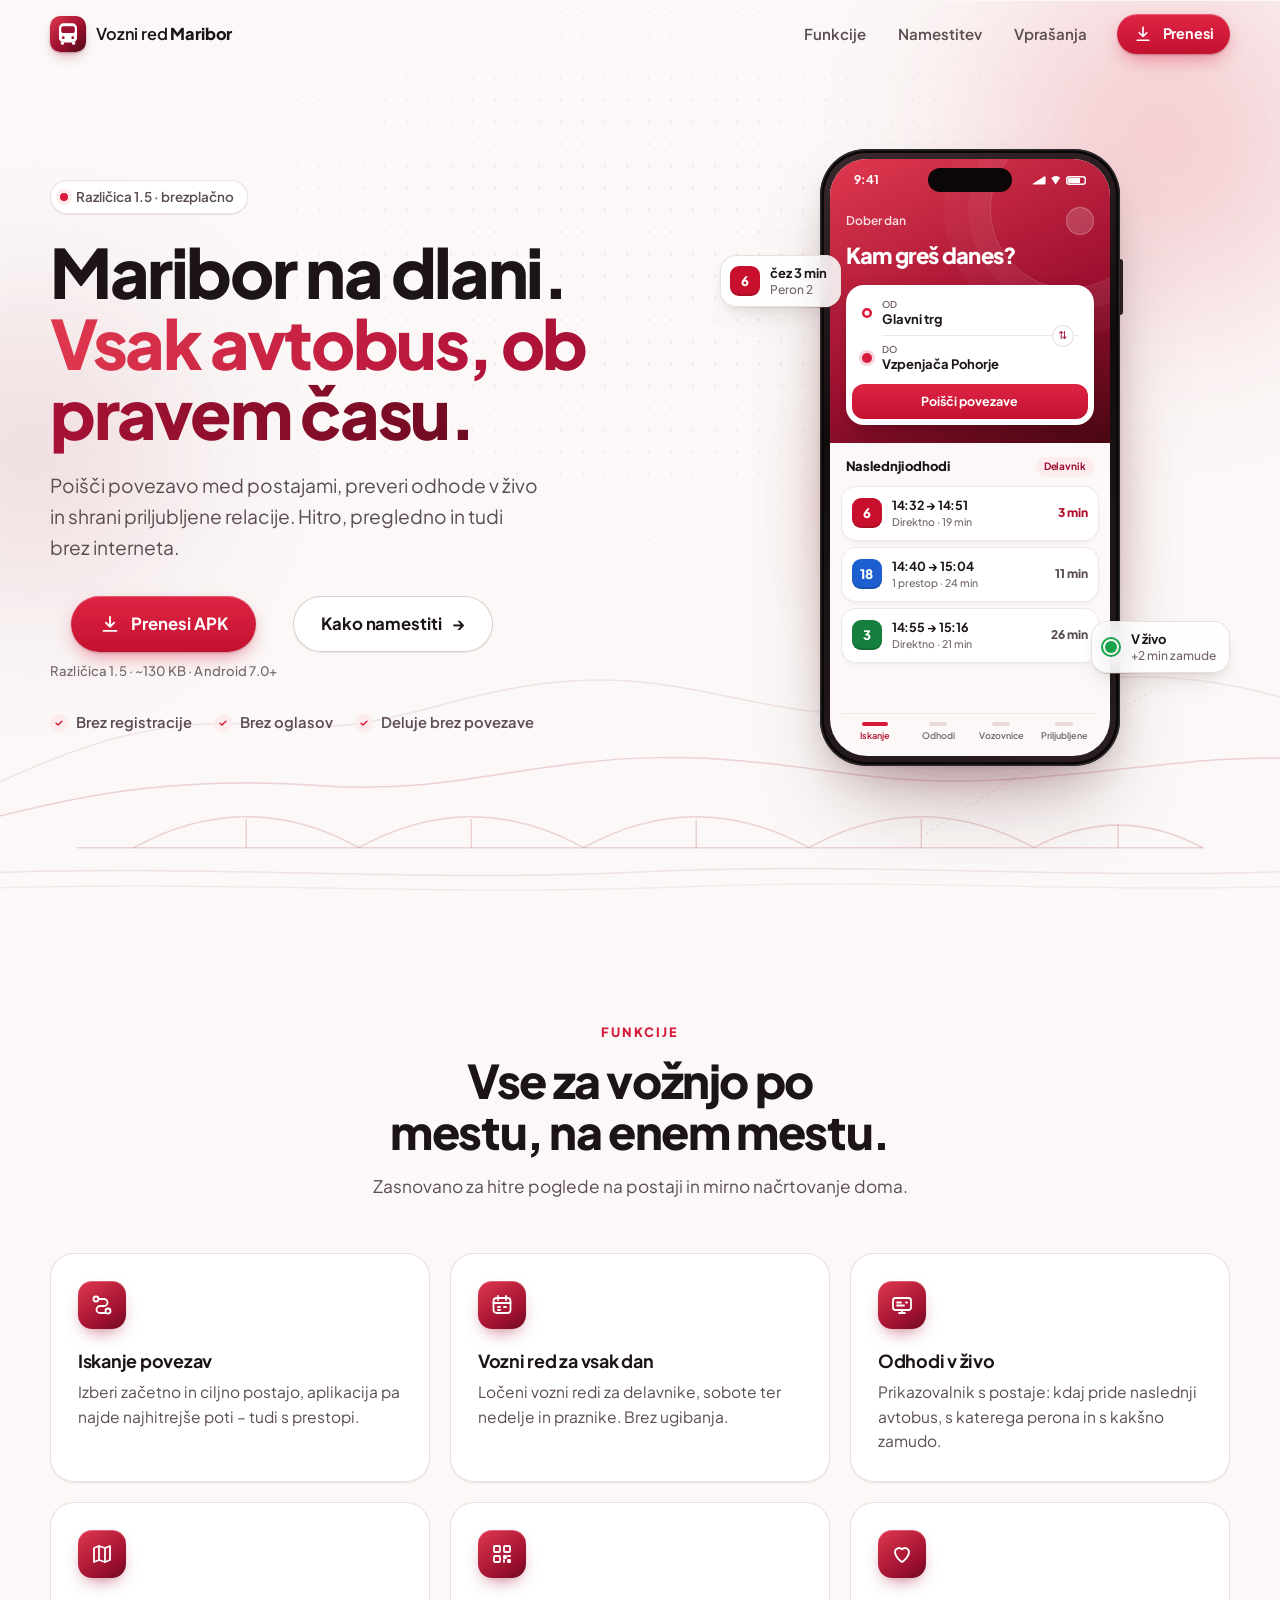
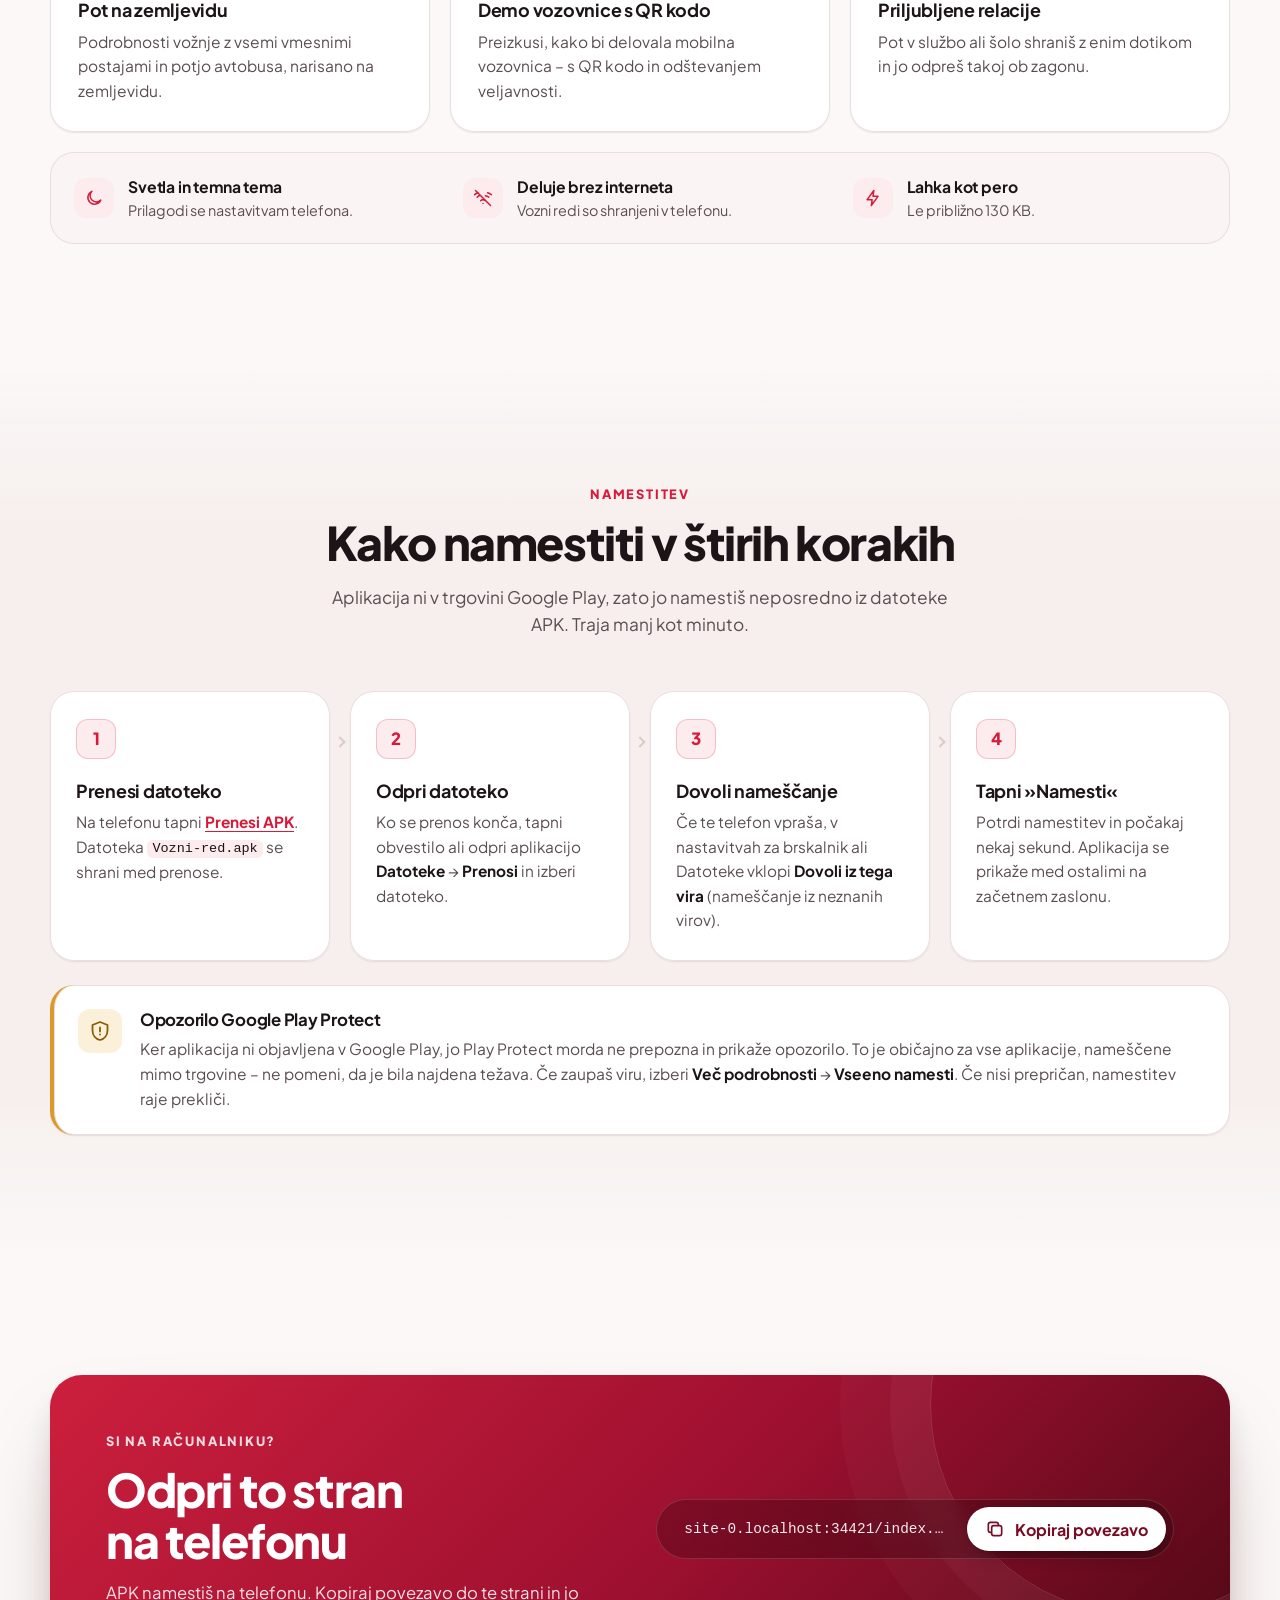
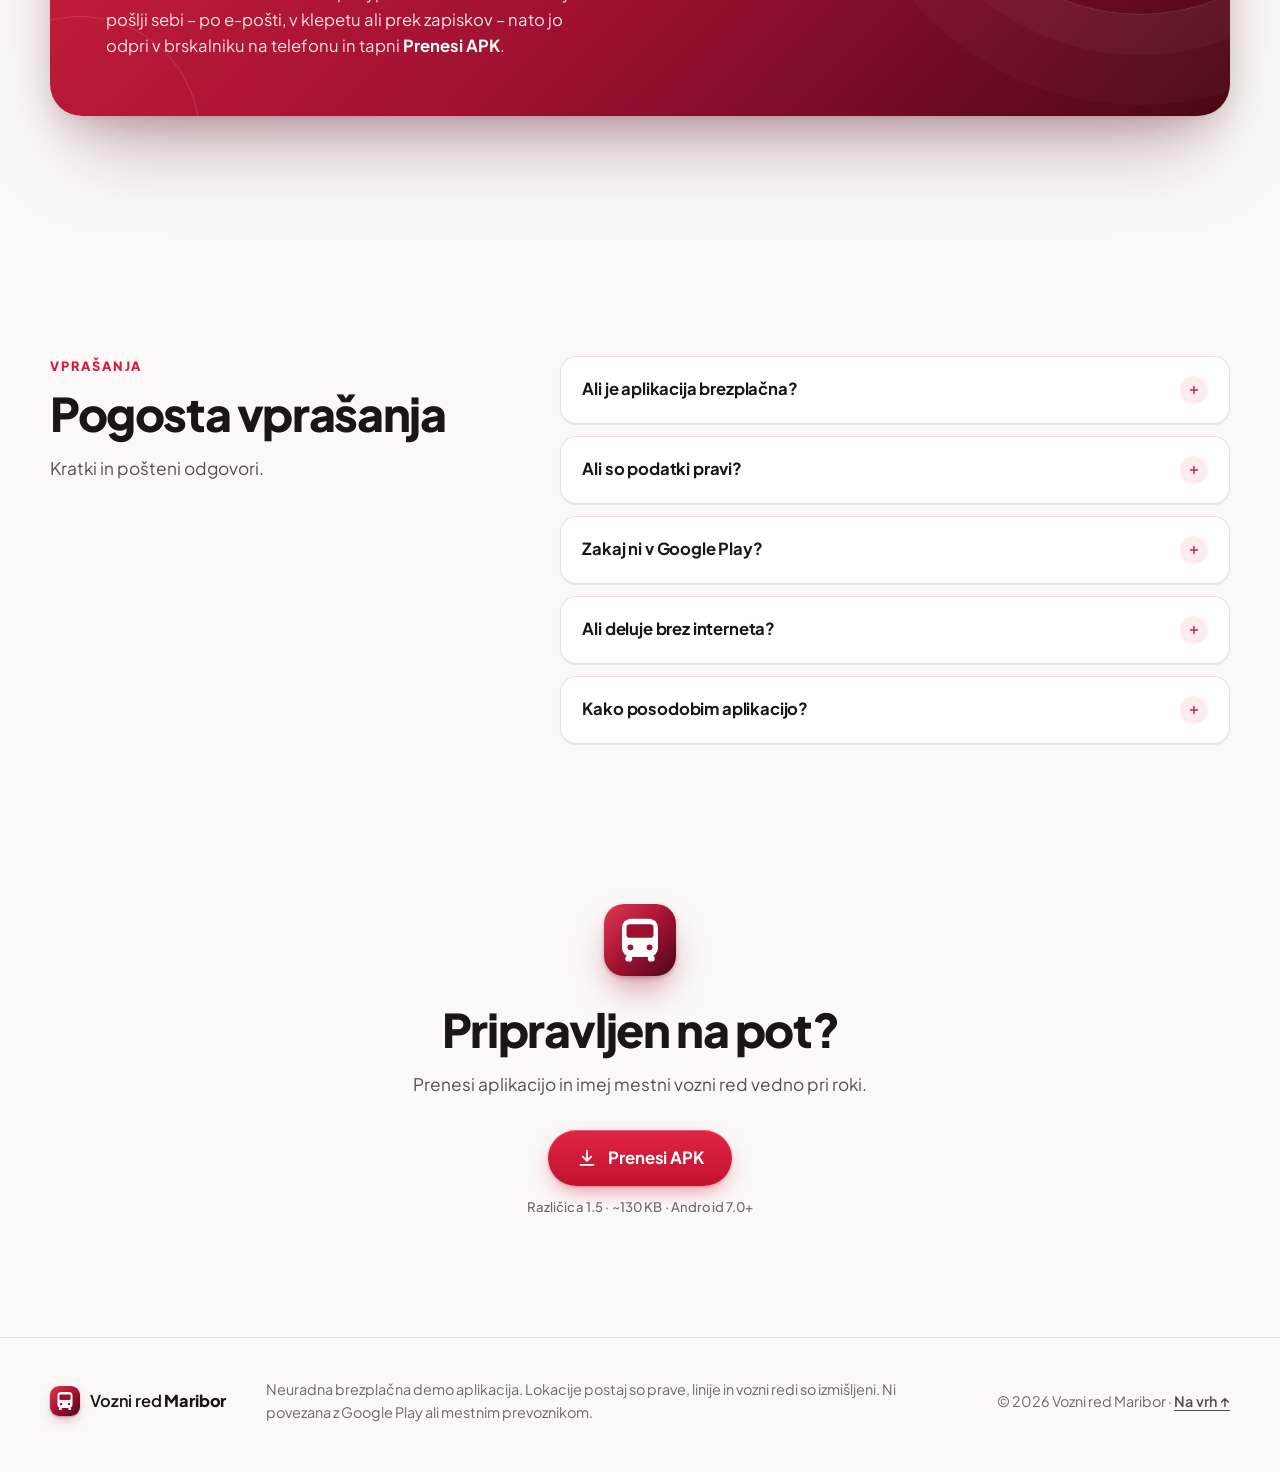
<file: index.html>
<!doctype html>
<html lang="sl">
<head>
  <meta charset="utf-8">
  <meta name="viewport" content="width=device-width, initial-scale=1">
  <title>Vozni red Maribor – prenesi aplikacijo za Android</title>
  <meta name="description" content="Vozni red Maribor: iskanje povezav med postajami, odhodi v živo, vozni redi za delavnike, sobote in praznike, demo vozovnice in delovanje brez interneta. Brezplačna demo aplikacija za Android.">
  <meta name="theme-color" content="#9E1030" media="(prefers-color-scheme: light)">
  <meta name="theme-color" content="#140B0D" media="(prefers-color-scheme: dark)">
  <meta name="color-scheme" content="light dark">
  <link rel="icon" href="icon.svg" type="image/svg+xml">
  <link rel="preconnect" href="https://fonts.googleapis.com">
  <link rel="preconnect" href="https://fonts.gstatic.com" crossorigin>
  <link href="https://fonts.googleapis.com/css2?family=Plus+Jakarta+Sans:wght@400;500;600;700;800&display=swap" rel="stylesheet">
  <link rel="stylesheet" href="style.css">
</head>
<body>
  <a class="skip" href="#vsebina">Preskoči na vsebino</a>

  <!-- Shared SVG symbols -->
  <svg width="0" height="0" class="sr-only" aria-hidden="true" focusable="false">
    <defs>
      <linearGradient id="brandGrad" x1="0" y1="0" x2="1" y2="1">
        <stop offset="0" stop-color="#E0384F"/>
        <stop offset=".55" stop-color="#9E1030"/>
        <stop offset="1" stop-color="#4A0814"/>
      </linearGradient>
      <symbol id="logo" viewBox="0 0 64 64">
        <rect width="64" height="64" rx="15" fill="url(#brandGrad)"/>
        <rect x="16" y="13" width="32" height="34" rx="8" fill="#fff"/>
        <rect x="20" y="18" width="24" height="12" rx="3" fill="#9E1030"/>
        <circle cx="23.5" cy="38.5" r="2.6" fill="#9E1030"/>
        <circle cx="40.5" cy="38.5" r="2.6" fill="#9E1030"/>
        <rect x="19" y="46" width="6" height="5" rx="2" fill="#fff"/>
        <rect x="39" y="46" width="6" height="5" rx="2" fill="#fff"/>
      </symbol>
      <symbol id="i-download" viewBox="0 0 24 24"><path d="M12 4v11m0 0-4.5-4.5M12 15l4.5-4.5M5 19.5h14" fill="none" stroke="currentColor" stroke-width="2" stroke-linecap="round" stroke-linejoin="round"/></symbol>
    </defs>
  </svg>

  <header class="site-header" id="glava">
    <div class="wrap header-inner">
      <a class="brand" href="#" aria-label="Vozni red Maribor – na vrh strani">
        <svg class="brand-logo" aria-hidden="true"><use href="#logo"/></svg>
        <span class="brand-name">Vozni red <strong>Maribor</strong></span>
      </a>
      <nav class="nav" aria-label="Glavna navigacija">
        <ul>
          <li><a href="#funkcije">Funkcije</a></li>
          <li><a href="#namestitev">Namestitev</a></li>
          <li><a href="#vprasanja">Vprašanja</a></li>
        </ul>
      </nav>
      <a class="btn btn-sm btn-primary header-cta" href="Vozni-red.apk" download>
        <svg class="ic" aria-hidden="true"><use href="#i-download"/></svg>
        <span>Prenesi</span>
      </a>
    </div>
  </header>

  <main id="vsebina">
    <!-- HERO -->
    <section class="hero" aria-labelledby="hero-naslov">
      <div class="hero-bg" aria-hidden="true">
        <div class="glow glow-1" data-parallax="0.12"></div>
        <div class="glow glow-2" data-parallax="-0.08"></div>
        <svg class="skyline" data-parallax="0.05" viewBox="0 0 1440 320" preserveAspectRatio="xMidYMax slice" fill="none">
          <!-- Pohorje -->
          <path class="hill hill-back" d="M0 210 C 120 150 210 120 330 132 C 450 144 520 92 650 84 C 780 76 860 128 980 118 C 1100 108 1180 70 1300 82 C 1370 89 1410 104 1440 112"/>
          <path class="hill hill-front" d="M0 238 C 140 200 240 186 380 196 C 520 206 600 168 740 166 C 880 164 960 198 1100 190 C 1240 182 1330 160 1440 168"/>
          <!-- gondola line -->
          <path class="cable" d="M1020 250 L1270 92"/>
          <rect class="cable-car" x="1140" y="160" width="14" height="11" rx="3"/>
          <!-- Drava bridge -->
          <path class="bridge" d="M120 262 H1320"/>
          <path class="bridge-arch" d="M180 262 Q 300 196 420 262 M420 262 Q 540 196 660 262 M660 262 Q 780 196 900 262 M900 262 Q 1020 196 1140 262 M1140 262 Q 1230 214 1320 262"/>
          <path class="bridge-pillars" d="M300 232 V262 M540 232 V262 M780 232 V262 M1020 232 V262 M1230 238 V262"/>
          <!-- river -->
          <path class="river" d="M0 290 C 240 278 480 300 720 288 C 960 276 1200 298 1440 286"/>
          <path class="river river-2" d="M0 306 C 260 296 500 314 760 304 C 1000 294 1220 312 1440 302"/>
        </svg>
      </div>

      <div class="wrap hero-grid">
        <div class="hero-copy">
          <p class="eyebrow reveal"><span class="dot" aria-hidden="true"></span> Različica 1.5 · brezplačno</p>
          <h1 id="hero-naslov" class="reveal">Maribor na dlani.<br><span class="grad-text">Vsak avtobus, ob pravem času.</span></h1>
          <p class="lead reveal">Poišči povezavo med postajami, preveri odhode v živo in shrani priljubljene relacije. Hitro, pregledno in tudi brez interneta.</p>
          <div class="hero-actions reveal">
            <div class="dl">
              <a class="btn btn-lg btn-primary" href="Vozni-red.apk" download>
                <svg class="ic" aria-hidden="true"><use href="#i-download"/></svg>
                Prenesi APK
              </a>
              <p class="dl-meta">Različica 1.5 · ~130 KB · Android 7.0+</p>
            </div>
            <a class="btn btn-lg btn-ghost" href="#namestitev">Kako namestiti <span aria-hidden="true">→</span></a>
          </div>
          <ul class="hero-points reveal" aria-label="Na kratko">
            <li>Brez registracije</li>
            <li>Brez oglasov</li>
            <li>Deluje brez povezave</li>
          </ul>
        </div>

        <div class="hero-visual reveal">
          <div class="float-chip chip-a" aria-hidden="true">
            <span class="badge l-6">6</span>
            <span><strong>čez 3 min</strong><br><small>Peron 2</small></span>
          </div>
          <div class="float-chip chip-b" aria-hidden="true">
            <span class="live-dot"></span>
            <span><strong>V živo</strong><br><small>+2 min zamude</small></span>
          </div>

          <figure class="phone" aria-label="Predogled aplikacije: iskanje povezave od Glavnega trga do Vzpenjače Pohorje">
            <div class="phone-frame">
              <div class="phone-screen" aria-hidden="true">
                <div class="app-hero">
                  <div class="status">
                    <span>9:41</span>
                    <span class="status-ic">
                      <i class="sig"></i><i class="wifi"></i><i class="bat"></i>
                    </span>
                  </div>
                  <div class="app-top">
                    <span class="app-hi">Dober dan</span>
                    <span class="app-avatar">
                      <svg viewBox="0 0 24 24"><path d="M20 15.5A8 8 0 1 1 8.5 4a6.5 6.5 0 0 0 11.5 11.5Z" fill="currentColor"/></svg>
                    </span>
                  </div>
                  <p class="app-title">Kam greš danes?</p>
                  <div class="app-form">
                    <div class="field">
                      <span class="pin pin-from"></span>
                      <span><small>Od</small>Glavni trg</span>
                    </div>
                    <div class="field-sep"><span class="swap">⇅</span></div>
                    <div class="field">
                      <span class="pin pin-to"></span>
                      <span><small>Do</small>Vzpenjača Pohorje</span>
                    </div>
                    <div class="app-search">Poišči povezave</div>
                  </div>
                </div>
                <div class="app-body">
                  <div class="app-section">
                    <span>Naslednji odhodi</span>
                    <span class="pill">Delavnik</span>
                  </div>
                  <div class="trip">
                    <span class="badge l-6">6</span>
                    <div class="trip-main">
                      <strong>14:32 → 14:51</strong>
                      <small>Direktno · 19 min</small>
                    </div>
                    <span class="trip-eta">3 min</span>
                  </div>
                  <div class="trip">
                    <span class="badge l-18">18</span>
                    <div class="trip-main">
                      <strong>14:40 → 15:04</strong>
                      <small>1 prestop · 24 min</small>
                    </div>
                    <span class="trip-eta muted">11 min</span>
                  </div>
                  <div class="trip">
                    <span class="badge l-3">3</span>
                    <div class="trip-main">
                      <strong>14:55 → 15:16</strong>
                      <small>Direktno · 21 min</small>
                    </div>
                    <span class="trip-eta muted">26 min</span>
                  </div>
                  <div class="app-tabs">
                    <span class="on"><i></i>Iskanje</span>
                    <span><i></i>Odhodi</span>
                    <span><i></i>Vozovnice</span>
                    <span><i></i>Priljubljene</span>
                  </div>
                </div>
              </div>
            </div>
          </figure>
        </div>
      </div>
    </section>

    <!-- FEATURES -->
    <section class="section" id="funkcije" aria-labelledby="funkcije-naslov">
      <div class="wrap">
        <div class="section-head reveal">
          <p class="kicker">Funkcije</p>
          <h2 id="funkcije-naslov">Vse za vožnjo po mestu, na enem mestu.</h2>
          <p class="section-lead">Zasnovano za hitre poglede na postaji in mirno načrtovanje doma.</p>
        </div>

        <ul class="features">
          <li class="card feature reveal">
            <span class="f-ic" aria-hidden="true">
              <svg viewBox="0 0 24 24"><circle cx="6" cy="6" r="2.5"/><circle cx="18" cy="18" r="2.5"/><path d="M8.5 6H14a3.5 3.5 0 0 1 0 7h-4a3.5 3.5 0 0 0 0 7h5.5"/></svg>
            </span>
            <h3>Iskanje povezav</h3>
            <p>Izberi začetno in ciljno postajo, aplikacija pa najde najhitrejše poti – tudi s prestopi.</p>
          </li>
          <li class="card feature reveal">
            <span class="f-ic" aria-hidden="true">
              <svg viewBox="0 0 24 24"><rect x="3.5" y="5" width="17" height="15" rx="3"/><path d="M3.5 10h17M8 3v4M16 3v4M8 14h2M14 14h2M8 17h2"/></svg>
            </span>
            <h3>Vozni red za vsak dan</h3>
            <p>Ločeni vozni redi za delavnike, sobote ter nedelje in praznike. Brez ugibanja.</p>
          </li>
          <li class="card feature reveal">
            <span class="f-ic" aria-hidden="true">
              <svg viewBox="0 0 24 24"><rect x="3" y="5" width="18" height="12" rx="2.5"/><path d="M7 9.5h4M7 12.5h7M16 9.5h1M9 20h6M12 17v3"/></svg>
            </span>
            <h3>Odhodi v živo</h3>
            <p>Prikazovalnik s postaje: kdaj pride naslednji avtobus, s katerega perona in s kakšno zamudo.</p>
          </li>
          <li class="card feature reveal">
            <span class="f-ic" aria-hidden="true">
              <svg viewBox="0 0 24 24"><path d="m9 4-5 2v14l5-2 6 2 5-2V4l-5 2-6-2Z"/><path d="M9 4v14M15 6v14"/></svg>
            </span>
            <h3>Pot na zemljevidu</h3>
            <p>Podrobnosti vožnje z vsemi vmesnimi postajami in potjo avtobusa, narisano na zemljevidu.</p>
          </li>
          <li class="card feature reveal">
            <span class="f-ic" aria-hidden="true">
              <svg viewBox="0 0 24 24"><rect x="4" y="4" width="6" height="6" rx="1"/><rect x="14" y="4" width="6" height="6" rx="1"/><rect x="4" y="14" width="6" height="6" rx="1"/><path d="M14 14h2v2h-2zM18 18h2v2h-2zM18 14h2M14 18v2"/></svg>
            </span>
            <h3>Demo vozovnice s QR kodo</h3>
            <p>Preizkusi, kako bi delovala mobilna vozovnica – s QR kodo in odštevanjem veljavnosti.</p>
          </li>
          <li class="card feature reveal">
            <span class="f-ic" aria-hidden="true">
              <svg viewBox="0 0 24 24"><path d="M12 20s-7-4.4-7-10a4 4 0 0 1 7-2.6A4 4 0 0 1 19 10c0 5.6-7 10-7 10Z"/></svg>
            </span>
            <h3>Priljubljene relacije</h3>
            <p>Pot v službo ali šolo shraniš z enim dotikom in jo odpreš takoj ob zagonu.</p>
          </li>
        </ul>

        <div class="extras reveal">
          <div class="extra">
            <span class="extra-ic" aria-hidden="true"><svg viewBox="0 0 24 24"><path d="M20 14.5A8 8 0 1 1 9.5 4a6.5 6.5 0 0 0 10.5 10.5Z"/></svg></span>
            <div><strong>Svetla in temna tema</strong><span>Prilagodi se nastavitvam telefona.</span></div>
          </div>
          <div class="extra">
            <span class="extra-ic" aria-hidden="true"><svg viewBox="0 0 24 24"><path d="M3 3l18 18M8.5 8.8A9 9 0 0 0 5 11M2 8a14 14 0 0 1 4-2.6M12 18.5h.01M9.2 15.3a4 4 0 0 1 5.6 0M14.8 9.4A9 9 0 0 1 19 11M17.5 5.8A14 14 0 0 1 22 8"/></svg></span>
            <div><strong>Deluje brez interneta</strong><span>Vozni redi so shranjeni v telefonu.</span></div>
          </div>
          <div class="extra">
            <span class="extra-ic" aria-hidden="true"><svg viewBox="0 0 24 24"><path d="M13 3 5 14h6l-1 7 8-11h-6l1-7Z"/></svg></span>
            <div><strong>Lahka kot pero</strong><span>Le približno 130 KB.</span></div>
          </div>
        </div>
      </div>
    </section>

    <!-- INSTALL -->
    <section class="section section-tint" id="namestitev" aria-labelledby="namestitev-naslov">
      <div class="wrap">
        <div class="section-head reveal">
          <p class="kicker">Namestitev</p>
          <h2 id="namestitev-naslov">Kako namestiti v štirih korakih</h2>
          <p class="section-lead">Aplikacija ni v trgovini Google Play, zato jo namestiš neposredno iz datoteke APK. Traja manj kot minuto.</p>
        </div>

        <ol class="steps">
          <li class="card step reveal">
            <span class="step-n" aria-hidden="true">1</span>
            <h3>Prenesi datoteko</h3>
            <p>Na telefonu tapni <a href="Vozni-red.apk" download>Prenesi APK</a>. Datoteka <code>Vozni-red.apk</code> se shrani med prenose.</p>
          </li>
          <li class="card step reveal">
            <span class="step-n" aria-hidden="true">2</span>
            <h3>Odpri datoteko</h3>
            <p>Ko se prenos konča, tapni obvestilo ali odpri aplikacijo <em>Datoteke</em> → <em>Prenosi</em> in izberi datoteko.</p>
          </li>
          <li class="card step reveal">
            <span class="step-n" aria-hidden="true">3</span>
            <h3>Dovoli nameščanje</h3>
            <p>Če te telefon vpraša, v nastavitvah za brskalnik ali Datoteke vklopi <em>Dovoli iz tega vira</em> (nameščanje iz neznanih virov).</p>
          </li>
          <li class="card step reveal">
            <span class="step-n" aria-hidden="true">4</span>
            <h3>Tapni »Namesti«</h3>
            <p>Potrdi namestitev in počakaj nekaj sekund. Aplikacija se prikaže med ostalimi na začetnem zaslonu.</p>
          </li>
        </ol>

        <aside class="note reveal" aria-labelledby="note-naslov">
          <span class="note-ic" aria-hidden="true">
            <svg viewBox="0 0 24 24"><path d="M12 3 4.5 6v5.5c0 4.6 3.2 8.4 7.5 9.5 4.3-1.1 7.5-4.9 7.5-9.5V6L12 3Z"/><path d="M12 8.5v4M12 15.5h.01"/></svg>
          </span>
          <div>
            <h3 id="note-naslov">Opozorilo Google Play Protect</h3>
            <p>Ker aplikacija ni objavljena v Google Play, jo Play Protect morda ne prepozna in prikaže opozorilo. To je običajno za vse aplikacije, nameščene mimo trgovine – ne pomeni, da je bila najdena težava. Če zaupaš viru, izberi <em>Več podrobnosti</em> → <em>Vseeno namesti</em>. Če nisi prepričan, namestitev raje prekliči.</p>
          </div>
        </aside>
      </div>
    </section>

    <!-- OPEN ON PHONE -->
    <section class="section" id="telefon" aria-labelledby="telefon-naslov">
      <div class="wrap">
        <div class="cta-panel reveal">
          <div class="cta-copy">
            <p class="kicker kicker-light">Si na računalniku?</p>
            <h2 id="telefon-naslov">Odpri to stran na telefonu</h2>
            <p>APK namestiš na telefonu. Kopiraj povezavo do te strani in jo pošlji sebi – po e-pošti, v klepetu ali prek zapiskov – nato jo odpri v brskalniku na telefonu in tapni <strong>Prenesi APK</strong>.</p>
          </div>
          <div class="cta-actions">
            <div class="link-box">
              <span class="link-url" id="page-url">to stran</span>
              <button type="button" class="btn btn-light" id="copy-btn">
                <svg class="ic" viewBox="0 0 24 24" aria-hidden="true"><rect x="8" y="8" width="12" height="12" rx="2.5" fill="none" stroke="currentColor" stroke-width="2"/><path d="M16 8V6.5A2.5 2.5 0 0 0 13.5 4h-7A2.5 2.5 0 0 0 4 6.5v7A2.5 2.5 0 0 0 6.5 16H8" fill="none" stroke="currentColor" stroke-width="2"/></svg>
                <span class="copy-label">Kopiraj povezavo</span>
              </button>
            </div>
            <p class="copy-status" id="copy-status" role="status" aria-live="polite"></p>
          </div>
        </div>
      </div>
    </section>

    <!-- FAQ -->
    <section class="section" id="vprasanja" aria-labelledby="vprasanja-naslov">
      <div class="wrap faq-grid">
        <div class="section-head section-head-left reveal">
          <p class="kicker">Vprašanja</p>
          <h2 id="vprasanja-naslov">Pogosta vprašanja</h2>
          <p class="section-lead">Kratki in pošteni odgovori.</p>
        </div>
        <div class="faq reveal">
          <details>
            <summary>Ali je aplikacija brezplačna?</summary>
            <div class="faq-a"><p>Da, popolnoma. Ni naročnin, oglasov, plačil v aplikaciji ali registracije. Tudi vozovnice v aplikaciji so le demo in ne zaračunajo ničesar.</p></div>
          </details>
          <details>
            <summary>Ali so podatki pravi?</summary>
            <div class="faq-a"><p>Delno. Lokacije postaj so prave, linije in vozni redi pa so izmišljeni za predstavitev. Aplikacija je neuradna demo različica in ni povezana z mestnim prevoznikom, zato je ne uporabljaj za načrtovanje resničnih voženj.</p></div>
          </details>
          <details>
            <summary>Zakaj ni v Google Play?</summary>
            <div class="faq-a"><p>Gre za majhen neuraden demo projekt, zato je na voljo le kot datoteka APK za neposredno namestitev. Zato te telefon ob namestitvi vpraša za dovoljenje in morda prikaže opozorilo Play Protect.</p></div>
          </details>
          <details>
            <summary>Ali deluje brez interneta?</summary>
            <div class="faq-a"><p>Da. Postaje, linije in vozni redi so shranjeni v aplikaciji, zato iskanje povezav in pregled odhodov delujeta tudi brez mobilnih podatkov. Za prikaz podlage zemljevida je lahko potrebna povezava.</p></div>
          </details>
          <details>
            <summary>Kako posodobim aplikacijo?</summary>
            <div class="faq-a"><p>Ko izide nova različica, s te strani znova prenesi APK in ga namesti. Nova različica se namesti čez staro, tvoje priljubljene relacije pa ostanejo shranjene.</p></div>
          </details>
        </div>
      </div>
    </section>

    <!-- FINAL CTA -->
    <section class="section final" aria-labelledby="final-naslov">
      <div class="wrap final-inner reveal">
        <svg class="final-logo" aria-hidden="true"><use href="#logo"/></svg>
        <h2 id="final-naslov">Pripravljen na pot?</h2>
        <p class="section-lead">Prenesi aplikacijo in imej mestni vozni red vedno pri roki.</p>
        <a class="btn btn-lg btn-primary" href="Vozni-red.apk" download>
          <svg class="ic" aria-hidden="true"><use href="#i-download"/></svg>
          Prenesi APK
        </a>
        <p class="dl-meta">Različica 1.5 · ~130 KB · Android 7.0+</p>
      </div>
    </section>
  </main>

  <footer class="site-footer">
    <div class="wrap footer-inner">
      <div class="brand brand-footer">
        <svg class="brand-logo" aria-hidden="true"><use href="#logo"/></svg>
        <span class="brand-name">Vozni red <strong>Maribor</strong></span>
      </div>
      <p class="footer-note">Neuradna brezplačna demo aplikacija. Lokacije postaj so prave, linije in vozni redi so izmišljeni. Ni povezana z Google Play ali mestnim prevoznikom.</p>
      <p class="footer-copy">© <span id="leto">2026</span> Vozni red Maribor · <a href="#glava">Na vrh ↑</a></p>
    </div>
  </footer>

  <script src="script.js" defer></script>
</body>
</html>
</file>
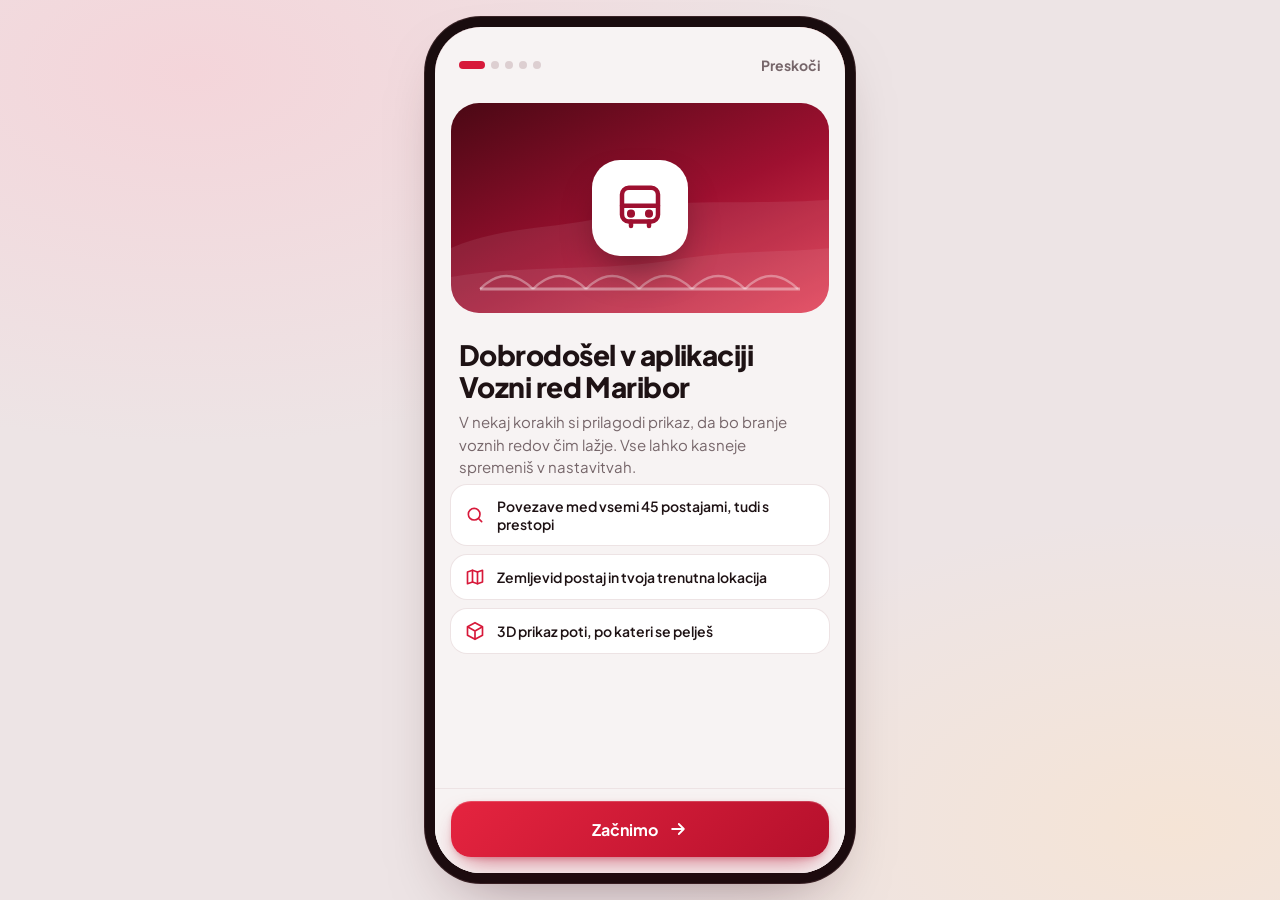
<file: app/index.html>
<!doctype html>
<html lang="sl">
<head>
  <meta charset="utf-8">
  <meta name="viewport" content="width=device-width, initial-scale=1, viewport-fit=cover">
  <title>Vozni red · Maribor</title>
  <meta name="description" content="Mestni avtobusi Maribor – vozni red, odhodi v živo in vozovnice">
  <meta name="theme-color" content="#4A0814">
  <meta name="theme-color" content="#240307" media="(prefers-color-scheme: dark)">
  <meta name="apple-mobile-web-app-capable" content="yes">
  <meta name="mobile-web-app-capable" content="yes">
  <meta name="apple-mobile-web-app-status-bar-style" content="black-translucent">
  <meta name="apple-mobile-web-app-title" content="Vozni red MB">
  <link rel="manifest" href="manifest.webmanifest">
  <link rel="icon" type="image/svg+xml" href="icons/icon.svg">
  <link rel="apple-touch-icon" href="icons/icon-192.png">
  <link rel="preconnect" href="https://fonts.googleapis.com">
  <link rel="preconnect" href="https://fonts.gstatic.com" crossorigin>
  <link href="https://fonts.googleapis.com/css2?family=Plus+Jakarta+Sans:wght@400;500;600;700;800&display=swap" rel="stylesheet">
  <link rel="stylesheet" href="css/style.css">
  <link rel="stylesheet" href="css/extra.css">
  <link rel="stylesheet" href="css/account.css">
  <link rel="stylesheet" href="css/maps.css">
  <link rel="stylesheet" href="css/delays.css">
</head>
<body>
  <div id="app">
    <main id="views"></main>

    <nav class="tabbar" id="tabbar" aria-label="Glavna navigacija">
      <button data-tab="home" class="active"><svg><use href="#i-search"/></svg><span>Iskanje</span></button>
      <button data-tab="board"><svg><use href="#i-clock"/></svg><span>Odhodi</span></button>
      <button data-tab="tickets"><svg><use href="#i-ticket"/></svg><span>Vozovnice</span></button>
      <button data-tab="favs"><svg><use href="#i-star"/></svg><span>Shranjeno</span></button>
      <button data-tab="profile" id="tab-profile"><svg><use href="#i-user"/></svg><span>Profil</span></button>
    </nav>

    <div class="sheet-backdrop" id="backdrop"></div>
    <section class="sheet" id="sheet" aria-modal="true" role="dialog"></section>
    <div class="toast" id="toast"></div>
  </div>

  <!-- Ikone -->
  <svg width="0" height="0" style="position:absolute" aria-hidden="true">
    <defs>
      <symbol id="i-search" viewBox="0 0 24 24" fill="none" stroke="currentColor" stroke-width="2" stroke-linecap="round" stroke-linejoin="round"><circle cx="11" cy="11" r="7"/><path d="m20 20-3.5-3.5"/></symbol>
      <symbol id="i-clock" viewBox="0 0 24 24" fill="none" stroke="currentColor" stroke-width="2" stroke-linecap="round" stroke-linejoin="round"><circle cx="12" cy="12" r="9"/><path d="M12 7v5l3 2"/></symbol>
      <symbol id="i-ticket" viewBox="0 0 24 24" fill="none" stroke="currentColor" stroke-width="2" stroke-linecap="round" stroke-linejoin="round"><path d="M3 8a2 2 0 0 0 2-2h14a2 2 0 0 0 2 2v2a2 2 0 0 0 0 4v2a2 2 0 0 0-2 2H5a2 2 0 0 0-2-2v-2a2 2 0 0 0 0-4z"/><path d="M13 6v2M13 11v2M13 16v2"/></symbol>
      <symbol id="i-star" viewBox="0 0 24 24" fill="none" stroke="currentColor" stroke-width="2" stroke-linecap="round" stroke-linejoin="round"><path d="m12 3 2.8 5.7 6.2.9-4.5 4.4 1 6.2L12 17.3 6.5 20.2l1-6.2L3 9.6l6.2-.9z"/></symbol>
      <symbol id="i-swap" viewBox="0 0 24 24" fill="none" stroke="currentColor" stroke-width="2.2" stroke-linecap="round" stroke-linejoin="round"><path d="M7 4v16M7 20l-3-3M7 20l3-3M17 20V4M17 4l-3 3M17 4l3 3"/></symbol>
      <symbol id="i-back" viewBox="0 0 24 24" fill="none" stroke="currentColor" stroke-width="2.2" stroke-linecap="round" stroke-linejoin="round"><path d="M15 5l-7 7 7 7"/></symbol>
      <symbol id="i-chev" viewBox="0 0 24 24" fill="none" stroke="currentColor" stroke-width="2.2" stroke-linecap="round" stroke-linejoin="round"><path d="m9 5 7 7-7 7"/></symbol>
      <symbol id="i-arrow" viewBox="0 0 24 24" fill="none" stroke="currentColor" stroke-width="2.2" stroke-linecap="round" stroke-linejoin="round"><path d="M5 12h14M13 6l6 6-6 6"/></symbol>
      <symbol id="i-x" viewBox="0 0 24 24" fill="none" stroke="currentColor" stroke-width="2.2" stroke-linecap="round"><path d="M6 6l12 12M18 6 6 18"/></symbol>
      <symbol id="i-pin" viewBox="0 0 24 24" fill="none" stroke="currentColor" stroke-width="2" stroke-linecap="round" stroke-linejoin="round"><path d="M12 21s-7-6.2-7-11.5A7 7 0 0 1 19 9.5C19 14.8 12 21 12 21z"/><circle cx="12" cy="9.5" r="2.5"/></symbol>
      <symbol id="i-bus" viewBox="0 0 24 24" fill="none" stroke="currentColor" stroke-width="2" stroke-linecap="round" stroke-linejoin="round"><rect x="4" y="3" width="16" height="15" rx="3"/><path d="M4 11h16M8 18v2M16 18v2"/><circle cx="8" cy="14.5" r=".8" fill="currentColor"/><circle cx="16" cy="14.5" r=".8" fill="currentColor"/></symbol>
      <symbol id="i-cal" viewBox="0 0 24 24" fill="none" stroke="currentColor" stroke-width="2" stroke-linecap="round" stroke-linejoin="round"><rect x="3.5" y="5" width="17" height="15" rx="3"/><path d="M3.5 10h17M8 3v4M16 3v4"/></symbol>
      <symbol id="i-moon" viewBox="0 0 24 24" fill="none" stroke="currentColor" stroke-width="2" stroke-linecap="round" stroke-linejoin="round"><path d="M20 14.5A8 8 0 1 1 9.5 4a6.5 6.5 0 0 0 10.5 10.5z"/></symbol>
      <symbol id="i-sun" viewBox="0 0 24 24" fill="none" stroke="currentColor" stroke-width="2" stroke-linecap="round"><circle cx="12" cy="12" r="4"/><path d="M12 2v2M12 20v2M4.9 4.9l1.4 1.4M17.7 17.7l1.4 1.4M2 12h2M20 12h2M4.9 19.1l1.4-1.4M17.7 6.3l1.4-1.4"/></symbol>
      <symbol id="i-wifi" viewBox="0 0 24 24" fill="none" stroke="currentColor" stroke-width="2" stroke-linecap="round"><path d="M2 8.5a15 15 0 0 1 20 0M5 12a10.5 10.5 0 0 1 14 0M8.5 15.5a5.5 5.5 0 0 1 7 0"/><circle cx="12" cy="19" r="1" fill="currentColor"/></symbol>
      <symbol id="i-snow" viewBox="0 0 24 24" fill="none" stroke="currentColor" stroke-width="2" stroke-linecap="round"><path d="M12 2v20M4.2 7l15.6 10M4.2 17 19.8 7M9 4l3 2 3-2M9 20l3-2 3 2"/></symbol>
      <symbol id="i-plug" viewBox="0 0 24 24" fill="none" stroke="currentColor" stroke-width="2" stroke-linecap="round" stroke-linejoin="round"><path d="M9 2v5M15 2v5M6 7h12v4a6 6 0 0 1-12 0zM12 17v5"/></symbol>
      <symbol id="i-drop" viewBox="0 0 24 24" fill="none" stroke="currentColor" stroke-width="2" stroke-linejoin="round"><path d="M12 3s6 6.5 6 11a6 6 0 0 1-12 0c0-4.5 6-11 6-11z"/></symbol>
      <symbol id="i-bike" viewBox="0 0 24 24" fill="none" stroke="currentColor" stroke-width="2" stroke-linecap="round" stroke-linejoin="round"><circle cx="5.5" cy="16.5" r="3.5"/><circle cx="18.5" cy="16.5" r="3.5"/><path d="M5.5 16.5 9 9h6l3.5 7.5M12 16.5 9 9M14 6h2.5"/></symbol>
      <symbol id="i-mountain" viewBox="0 0 24 24" fill="none" stroke="currentColor" stroke-width="2" stroke-linejoin="round"><path d="M2 20 9 7l4 7 2.5-4L22 20z"/></symbol>
      <symbol id="i-access" viewBox="0 0 24 24" fill="none" stroke="currentColor" stroke-width="2" stroke-linecap="round" stroke-linejoin="round"><circle cx="12" cy="4.5" r="1.8"/><path d="M6 8.5h12M12 8.5v5M12 13.5l-3 7M12 13.5l3 7"/></symbol>
      <symbol id="i-trash" viewBox="0 0 24 24" fill="none" stroke="currentColor" stroke-width="2" stroke-linecap="round" stroke-linejoin="round"><path d="M4 7h16M9 7V4h6v3M6 7l1 13h10l1-13"/></symbol>
      <symbol id="i-history" viewBox="0 0 24 24" fill="none" stroke="currentColor" stroke-width="2" stroke-linecap="round" stroke-linejoin="round"><path d="M3 12a9 9 0 1 0 3-6.7L3 8"/><path d="M3 3v5h5M12 8v4l3 2"/></symbol>
      <symbol id="i-transfer" viewBox="0 0 24 24" fill="none" stroke="currentColor" stroke-width="2" stroke-linecap="round" stroke-linejoin="round"><path d="M4 8h13l-3-3M20 16H7l3 3"/></symbol>
      <symbol id="i-leaf" viewBox="0 0 24 24" fill="none" stroke="currentColor" stroke-width="2" stroke-linecap="round" stroke-linejoin="round"><path d="M5 19c0-8 5-14 15-15-1 10-7 15-15 15z"/><path d="M5 19c3-4 6-7 10-10"/></symbol>
      <symbol id="i-bolt" viewBox="0 0 24 24" fill="none" stroke="currentColor" stroke-width="2" stroke-linecap="round" stroke-linejoin="round"><path d="M13 2 4 14h7l-1 8 9-12h-7z"/></symbol>
      <symbol id="i-walk" viewBox="0 0 24 24" fill="none" stroke="currentColor" stroke-width="2" stroke-linecap="round" stroke-linejoin="round"><circle cx="13" cy="4" r="2"/><path d="m9 21 2-6 3 3v3M7 11l3-3h3l3 4h3M10 8l-1 5"/></symbol>
      <symbol id="i-info" viewBox="0 0 24 24" fill="none" stroke="currentColor" stroke-width="2" stroke-linecap="round"><circle cx="12" cy="12" r="9"/><path d="M12 11v6M12 7.5v.5"/></symbol>
      <symbol id="i-gear" viewBox="0 0 24 24" fill="none" stroke="currentColor" stroke-width="2" stroke-linecap="round" stroke-linejoin="round"><circle cx="12" cy="12" r="3"/><path d="M19.4 15a1.7 1.7 0 0 0 .3 1.8l.1.1a2 2 0 1 1-2.8 2.8l-.1-.1a1.7 1.7 0 0 0-1.8-.3 1.7 1.7 0 0 0-1 1.5V21a2 2 0 1 1-4 0v-.1a1.7 1.7 0 0 0-1.1-1.5 1.7 1.7 0 0 0-1.8.3l-.1.1a2 2 0 1 1-2.8-2.8l.1-.1a1.7 1.7 0 0 0 .3-1.8 1.7 1.7 0 0 0-1.5-1H3a2 2 0 1 1 0-4h.1a1.7 1.7 0 0 0 1.5-1.1 1.7 1.7 0 0 0-.3-1.8l-.1-.1a2 2 0 1 1 2.8-2.8l.1.1a1.7 1.7 0 0 0 1.8.3H9a1.7 1.7 0 0 0 1-1.5V3a2 2 0 1 1 4 0v.1a1.7 1.7 0 0 0 1 1.5 1.7 1.7 0 0 0 1.8-.3l.1-.1a2 2 0 1 1 2.8 2.8l-.1.1a1.7 1.7 0 0 0-.3 1.8V9a1.7 1.7 0 0 0 1.5 1H21a2 2 0 1 1 0 4h-.1a1.7 1.7 0 0 0-1.5 1z"/></symbol>
      <symbol id="i-locate" viewBox="0 0 24 24" fill="none" stroke="currentColor" stroke-width="2" stroke-linecap="round"><circle cx="12" cy="12" r="7"/><circle cx="12" cy="12" r="2.5" fill="currentColor"/><path d="M12 2v3M12 19v3M2 12h3M19 12h3"/></symbol>
      <symbol id="i-map" viewBox="0 0 24 24" fill="none" stroke="currentColor" stroke-width="2" stroke-linecap="round" stroke-linejoin="round"><path d="M9 4 3 6v14l6-2 6 2 6-2V4l-6 2z"/><path d="M9 4v14M15 6v14"/></symbol>
      <symbol id="i-list" viewBox="0 0 24 24" fill="none" stroke="currentColor" stroke-width="2" stroke-linecap="round"><path d="M9 6h12M9 12h12M9 18h12"/><circle cx="4" cy="6" r="1" fill="currentColor"/><circle cx="4" cy="12" r="1" fill="currentColor"/><circle cx="4" cy="18" r="1" fill="currentColor"/></symbol>
      <symbol id="i-cube" viewBox="0 0 24 24" fill="none" stroke="currentColor" stroke-width="2" stroke-linejoin="round"><path d="M12 2 3 7v10l9 5 9-5V7z"/><path d="M3 7l9 5 9-5M12 12v10"/></symbol>
      <symbol id="i-speaker" viewBox="0 0 24 24" fill="none" stroke="currentColor" stroke-width="2" stroke-linecap="round" stroke-linejoin="round"><path d="M4 9v6h4l5 4V5L8 9z"/><path d="M16.5 8.5a5 5 0 0 1 0 7M19 6a8.5 8.5 0 0 1 0 12"/></symbol>
      <symbol id="i-text" viewBox="0 0 24 24" fill="none" stroke="currentColor" stroke-width="2" stroke-linecap="round" stroke-linejoin="round"><path d="M3 19 8 5l5 14M4.8 14h6.4M15 19l3-8 3 8M15.8 17h4.4"/></symbol>
      <symbol id="i-contrast" viewBox="0 0 24 24" fill="none" stroke="currentColor" stroke-width="2"><circle cx="12" cy="12" r="9"/><path d="M12 3a9 9 0 0 1 0 18z" fill="currentColor"/></symbol>
      <symbol id="i-home" viewBox="0 0 24 24" fill="none" stroke="currentColor" stroke-width="2" stroke-linecap="round" stroke-linejoin="round"><path d="M3 11 12 4l9 7v9a1 1 0 0 1-1 1h-5v-6H9v6H4a1 1 0 0 1-1-1z"/></symbol>
      <symbol id="i-vibrate" viewBox="0 0 24 24" fill="none" stroke="currentColor" stroke-width="2" stroke-linecap="round" stroke-linejoin="round"><rect x="7" y="3" width="10" height="18" rx="2"/><path d="M3 8v8M21 8v8"/></symbol>
      <symbol id="i-motion" viewBox="0 0 24 24" fill="none" stroke="currentColor" stroke-width="2" stroke-linecap="round"><path d="M3 12h4M3 7h8M3 17h8"/><circle cx="17" cy="12" r="4"/></symbol>
      <symbol id="i-simple" viewBox="0 0 24 24" fill="none" stroke="currentColor" stroke-width="2" stroke-linejoin="round"><rect x="3" y="4" width="18" height="7" rx="2"/><rect x="3" y="13" width="18" height="7" rx="2"/></symbol>
      <symbol id="i-bold" viewBox="0 0 24 24" fill="none" stroke="currentColor" stroke-width="2.6" stroke-linejoin="round"><path d="M7 4h6a4 4 0 0 1 0 8H7zM7 12h7a4 4 0 0 1 0 8H7z"/></symbol>
      <symbol id="i-refresh" viewBox="0 0 24 24" fill="none" stroke="currentColor" stroke-width="2" stroke-linecap="round" stroke-linejoin="round"><path d="M21 12a9 9 0 1 1-3-6.7"/><path d="M21 3v5h-5"/></symbol>
      <symbol id="i-user" viewBox="0 0 24 24" fill="none" stroke="currentColor" stroke-width="2" stroke-linecap="round" stroke-linejoin="round"><circle cx="12" cy="8" r="4"/><path d="M4 21a8 8 0 0 1 16 0"/></symbol>
      <symbol id="i-gift" viewBox="0 0 24 24" fill="none" stroke="currentColor" stroke-width="2" stroke-linecap="round" stroke-linejoin="round"><rect x="3" y="8" width="18" height="5" rx="1"/><path d="M5 13v8h14v-8M12 8v13M12 8S10.5 3 8 3.5 6.5 8 12 8zM12 8s1.5-5 4-4.5S17.5 8 12 8z"/></symbol>
      <symbol id="i-cloud" viewBox="0 0 24 24" fill="none" stroke="currentColor" stroke-width="2" stroke-linecap="round" stroke-linejoin="round"><path d="M7 18a5 5 0 1 1 .9-9.9A6 6 0 0 1 19 10a4 4 0 0 1-1 8z"/><path d="m9 13 2 2 4-4"/></symbol>
      <symbol id="i-logout" viewBox="0 0 24 24" fill="none" stroke="currentColor" stroke-width="2" stroke-linecap="round" stroke-linejoin="round"><path d="M15 4h3a2 2 0 0 1 2 2v12a2 2 0 0 1-2 2h-3M10 17l5-5-5-5M15 12H4"/></symbol>
      <symbol id="i-dice" viewBox="0 0 24 24" fill="none" stroke="currentColor" stroke-width="2" stroke-linejoin="round"><rect x="3" y="3" width="18" height="18" rx="4"/><circle cx="8" cy="8" r="1.3" fill="currentColor"/><circle cx="16" cy="8" r="1.3" fill="currentColor"/><circle cx="12" cy="12" r="1.3" fill="currentColor"/><circle cx="8" cy="16" r="1.3" fill="currentColor"/><circle cx="16" cy="16" r="1.3" fill="currentColor"/></symbol>
      <symbol id="i-eye" viewBox="0 0 24 24" fill="none" stroke="currentColor" stroke-width="2" stroke-linecap="round" stroke-linejoin="round"><path d="M2 12s3.5-7 10-7 10 7 10 7-3.5 7-10 7S2 12 2 12z"/><circle cx="12" cy="12" r="3"/></symbol>
      <symbol id="i-mail" viewBox="0 0 24 24" fill="none" stroke="currentColor" stroke-width="2" stroke-linecap="round" stroke-linejoin="round"><rect x="3" y="5" width="18" height="14" rx="2"/><path d="m3 7 9 6 9-6"/></symbol>
      <symbol id="i-lock" viewBox="0 0 24 24" fill="none" stroke="currentColor" stroke-width="2" stroke-linecap="round" stroke-linejoin="round"><rect x="4" y="11" width="16" height="10" rx="2"/><path d="M8 11V7a4 4 0 0 1 8 0v4"/></symbol>
      <symbol id="i-trophy" viewBox="0 0 24 24" fill="none" stroke="currentColor" stroke-width="2" stroke-linecap="round" stroke-linejoin="round"><path d="M8 21h8M12 17v4M7 4h10v5a5 5 0 0 1-10 0zM7 6H4a3 3 0 0 0 3 4M17 6h3a3 3 0 0 1-3 4"/></symbol>
      <symbol id="i-spark" viewBox="0 0 24 24" fill="currentColor"><path d="M12 2l2.2 6.3L20.5 10l-6.3 2.2L12 18.5l-2.2-6.3L3.5 10l6.3-1.7z"/></symbol>
      <symbol id="i-edit" viewBox="0 0 24 24" fill="none" stroke="currentColor" stroke-width="2" stroke-linecap="round" stroke-linejoin="round"><path d="M4 20h4L19 9l-4-4L4 16z"/><path d="m13.5 6.5 4 4"/></symbol>
    </defs>
  </svg>

  <script src="js/build.js"></script>
  <script src="js/data.js"></script>
  <script src="js/roads.js"></script>
  <script src="js/route3d.js"></script>
  <script src="js/map3d.js"></script>
  <script src="js/stopmap.js"></script>
  <script src="js/config.js"></script>
  <script src="js/avatar.js"></script>
  <script src="js/account.js"></script>
  <script src="js/app.js"></script>
</body>
</html>
</file>
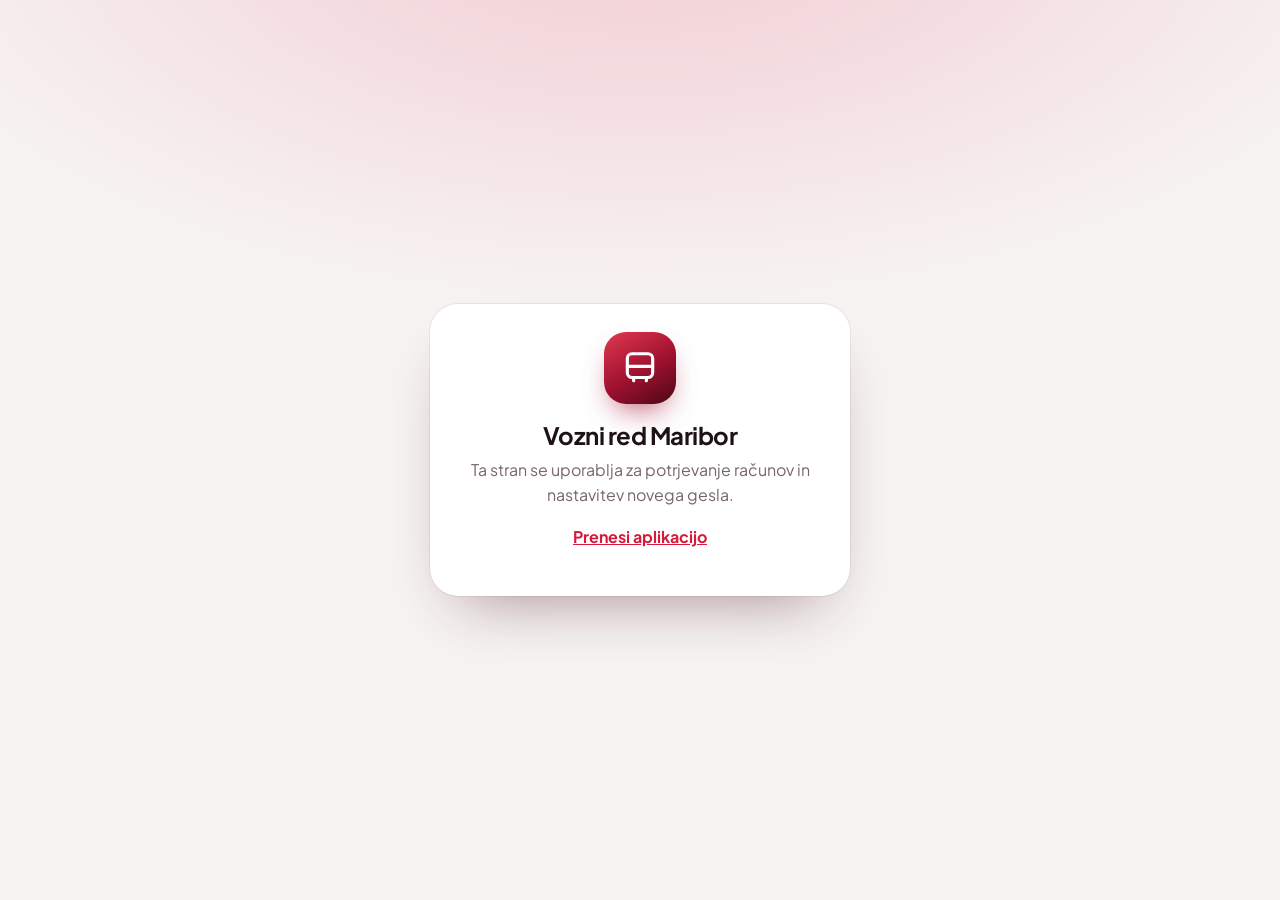
<file: racun.html>
<!doctype html>
<html lang="sl">
<head>
  <meta charset="utf-8">
  <meta name="viewport" content="width=device-width, initial-scale=1">
  <title>Račun · Vozni red Maribor</title>
  <meta name="robots" content="noindex">
  <link rel="icon" type="image/svg+xml" href="icon.svg">
  <link rel="preconnect" href="https://fonts.googleapis.com">
  <link rel="preconnect" href="https://fonts.gstatic.com" crossorigin>
  <link href="https://fonts.googleapis.com/css2?family=Plus+Jakarta+Sans:wght@500;700;800&display=swap" rel="stylesheet">
  <style>
    :root { --bg: #F7F3F3; --card: #fff; --text: #1E1214; --muted: #76666A; --line: #EDE3E4; --primary: #D7193A; --ok: #1D6E45; color-scheme: light; }
    @media (prefers-color-scheme: dark) { :root { --bg: #120A0B; --card: #1B1012; --text: #F7EDEE; --muted: #B09DA1; --line: #2E1E21; --primary: #FF4D63; --ok: #6FD39C; color-scheme: dark; } }
    * { box-sizing: border-box; }
    body { margin: 0; min-height: 100vh; display: grid; place-items: center; padding: 24px 16px; font-family: 'Plus Jakarta Sans', system-ui, sans-serif; background: var(--bg); color: var(--text);
      background-image: radial-gradient(800px 400px at 50% -10%, rgba(215, 25, 58, .18), transparent); }
    .card { width: 100%; max-width: 420px; background: var(--card); border-radius: 28px; padding: 28px 24px; box-shadow: 0 30px 60px -30px rgba(60, 6, 16, .45), 0 0 0 1px var(--line); text-align: center; }
    .logo { width: 72px; height: 72px; margin: 0 auto 16px; border-radius: 22px; display: grid; place-items: center; background: linear-gradient(150deg, #E0384F, #9E1030 55%, #4A0814); color: #fff; box-shadow: 0 14px 30px -12px rgba(158, 16, 48, .8); }
    .logo svg { width: 38px; height: 38px; }
    h1 { font-size: 24px; margin: 0 0 8px; letter-spacing: -.02em; }
    p { color: var(--muted); line-height: 1.55; margin: 0 0 18px; }
    .ok { color: var(--ok); }
    form { display: grid; gap: 10px; text-align: left; }
    label { font-size: 13px; font-weight: 700; color: var(--muted); }
    input { width: 100%; font: inherit; font-size: 16px; padding: 14px 16px; border-radius: 14px; border: 1.5px solid var(--line); background: transparent; color: var(--text); outline: none; }
    input:focus { border-color: var(--primary); box-shadow: 0 0 0 4px rgba(215, 25, 58, .2); }
    button { font: inherit; font-weight: 800; font-size: 16px; color: #fff; border: 0; border-radius: 16px; padding: 16px; cursor: pointer; background: linear-gradient(135deg, #E5243F, #B5102C); box-shadow: 0 12px 26px -12px rgba(181, 16, 44, .8); }
    button:disabled { opacity: .6; }
    .err { color: var(--primary); font-weight: 600; font-size: 14px; min-height: 20px; margin: 0; }
    a { color: var(--primary); font-weight: 700; }
  </style>
</head>
<body>
  <main class="card" id="card">
    <div class="logo"><svg viewBox="0 0 24 24" fill="none" stroke="currentColor" stroke-width="2" stroke-linecap="round" stroke-linejoin="round"><rect x="4" y="3" width="16" height="15" rx="3"/><path d="M4 11h16M8 18v2M16 18v2"/></svg></div>
    <h1>Preverjam …</h1>
    <p>Trenutek.</p>
  </main>
  <script>
    (function () {
      var URL0 = 'https://miutavwmyeyckmrazgds.supabase.co', KEY = 'sb_publishable_aCv6vh94lVHhiIVvJ9HLog_NKEhLCc5';
      var card = document.getElementById('card'), logo = card.querySelector('.logo').outerHTML;
      var q = new URLSearchParams((location.hash || '').replace(/^#/, '') + '&' + location.search.replace(/^\?/, ''));
      function show(title, html) { card.innerHTML = logo + '<h1>' + title + '</h1>' + html; }
      // povezavo očistimo iz naslova, da žeton ne ostane v zgodovini
      if (location.hash) history.replaceState(null, '', location.pathname);
      var err = q.get('error_description') || q.get('error');
      if (err) {
        show('Povezava ne velja', '<p>' + (/expired|invalid/i.test(err) ? 'Povezava je potekla ali je bila že uporabljena.' : 'Prišlo je do napake.') +
          ' V aplikaciji Vozni red se poskusi prijaviti ali zahtevaj novo povezavo (»Pozabljeno geslo?«).</p>');
        return;
      }
      var type = q.get('type'), token = q.get('access_token');
      if (type === 'recovery' && token) {
        show('Novo geslo', '<p>Vpiši novo geslo za svoj račun.</p><form id="f"><label for="pw">Novo geslo</label>' +
          '<input id="pw" type="password" autocomplete="new-password" minlength="8" required placeholder="Vsaj 8 znakov">' +
          '<p class="err" id="e"></p><button id="b">Shrani geslo</button></form>');
        document.getElementById('f').addEventListener('submit', function (ev) {
          ev.preventDefault();
          var pw = document.getElementById('pw').value, e = document.getElementById('e'), b = document.getElementById('b');
          if (pw.length < 8) { e.textContent = 'Geslo naj ima vsaj 8 znakov.'; return; }
          b.disabled = true; e.textContent = '';
          fetch(URL0 + '/auth/v1/user', { method: 'PUT', headers: { apikey: KEY, Authorization: 'Bearer ' + token, 'Content-Type': 'application/json' }, body: JSON.stringify({ password: pw }) })
            .then(function (r) { return r.json().then(function (j) { return { ok: r.ok, j: j }; }); })
            .then(function (res) {
              if (res.ok) show('Geslo je spremenjeno ✓', '<p class="ok">Zdaj se lahko v aplikaciji prijaviš z novim geslom.</p>');
              else { b.disabled = false; e.textContent = (res.j && (res.j.msg || res.j.message)) || 'Shranjevanje ni uspelo.'; }
            })
            .catch(function () { b.disabled = false; e.textContent = 'Ni internetne povezave.'; });
        });
        return;
      }
      if (token || type === 'signup' || type === 'email' || q.get('code')) {
        show('Račun je potrjen ✓', '<p class="ok">Hvala! Tvoj e-naslov je potrjen.</p><p>Vrni se v aplikacijo <b>Vozni red Maribor</b> in se prijavi s svojim e-naslovom in geslom – na kateremkoli telefonu.</p>');
        return;
      }
      show('Vozni red Maribor', '<p>Ta stran se uporablja za potrjevanje računov in nastavitev novega gesla.</p><p><a href="./">Prenesi aplikacijo</a></p>');
    })();
  </script>
</body>
</html>
</file>
<file: style.css>
/* =========================================================
   Vozni red Maribor – landing page
   ========================================================= */

:root {
  --wine: #4A0814;
  --berry: #9E1030;
  --coral: #E0384F;
  --brand-grad: linear-gradient(135deg, #E0384F 0%, #9E1030 55%, #4A0814 100%);
  --btn-grad: linear-gradient(180deg, #DF2444 0%, #C3112F 100%);

  --primary: #D7193A;
  --primary-strong: #B0102D;
  --primary-soft: #FDECEE;
  --primary-ring: rgba(215, 25, 58, .35);

  --bg: #FBF8F7;
  --bg-tint: #F6EFED;
  --surface: #FFFFFF;
  --surface-2: #FAF5F4;
  --border: #EADFDC;
  --border-strong: #DCCCC8;
  --text: #1C1416;
  --text-2: #5B4D50;
  --text-3: #74656A;

  --line-art: rgba(158, 16, 48, .16);
  --line-art-2: rgba(158, 16, 48, .09);

  --shadow-sm: 0 1px 2px rgba(60, 20, 26, .06), 0 1px 1px rgba(60, 20, 26, .04);
  --shadow-md: 0 1px 2px rgba(60, 20, 26, .05), 0 6px 16px -4px rgba(60, 20, 26, .09), 0 16px 32px -12px rgba(60, 20, 26, .10);
  --shadow-lg: 0 2px 4px rgba(60, 20, 26, .05), 0 18px 40px -12px rgba(74, 8, 20, .22), 0 48px 90px -30px rgba(74, 8, 20, .35);
  --shadow-btn: 0 1px 0 rgba(255,255,255,.25) inset, 0 1px 2px rgba(74, 8, 20, .25), 0 8px 20px -6px rgba(215, 25, 58, .55);

  --header-bg: rgba(251, 248, 247, .72);

  --radius-sm: 10px;
  --radius: 16px;
  --radius-lg: 24px;
  --radius-xl: 32px;

  --wrap: 1180px;
  --gutter: 16px;
  --ease: cubic-bezier(.2, .7, .2, 1);

  --font: "Plus Jakarta Sans", ui-sans-serif, system-ui, -apple-system, "Segoe UI", Roboto, sans-serif;
}

@media (prefers-color-scheme: dark) {
  :root {
    --primary: #FF4D63;
    --primary-strong: #FF6B7E;
    --primary-soft: rgba(255, 77, 99, .12);
    --primary-ring: rgba(255, 77, 99, .45);

    --bg: #120A0C;
    --bg-tint: #180E11;
    --surface: #1D1215;
    --surface-2: #24171A;
    --border: #342428;
    --border-strong: #46323A;
    --text: #F6EEEF;
    --text-2: #CDBEC1;
    --text-3: #A8979B;

    --line-art: rgba(255, 110, 128, .16);
    --line-art-2: rgba(255, 110, 128, .08);

    --shadow-sm: 0 1px 2px rgba(0,0,0,.4);
    --shadow-md: 0 1px 2px rgba(0,0,0,.35), 0 10px 28px -10px rgba(0,0,0,.55);
    --shadow-lg: 0 2px 4px rgba(0,0,0,.3), 0 24px 50px -16px rgba(0,0,0,.7), 0 50px 100px -30px rgba(158, 16, 48, .35);
    --shadow-btn: 0 1px 0 rgba(255,255,255,.18) inset, 0 1px 2px rgba(0,0,0,.4), 0 10px 26px -8px rgba(255, 77, 99, .5);

    --header-bg: rgba(18, 10, 12, .7);
  }
}

@media (min-width: 640px) { :root { --gutter: 24px; } }
@media (min-width: 1024px) { :root { --gutter: 40px; } }

/* ---------- Base ---------- */
*, *::before, *::after { box-sizing: border-box; }

html {
  -webkit-text-size-adjust: 100%;
  scroll-behavior: smooth;
  scroll-padding-top: 84px;
}

body {
  margin: 0;
  font-family: var(--font);
  font-size: 1rem;
  line-height: 1.6;
  color: var(--text);
  background: var(--bg);
  -webkit-font-smoothing: antialiased;
  -moz-osx-font-smoothing: grayscale;
  text-rendering: optimizeLegibility;
  overflow-x: clip;
}

img, svg { display: block; max-width: 100%; }
h1, h2, h3, p { margin: 0; }
ul, ol { margin: 0; padding: 0; list-style: none; }
a { color: inherit; }
code {
  font-family: ui-monospace, SFMono-Regular, Consolas, monospace;
  font-size: .88em;
  padding: .1em .4em;
  border-radius: 6px;
  background: var(--primary-soft);
  color: var(--text);
  word-break: break-all;
}

::selection { background: var(--primary); color: #fff; }

:focus-visible {
  outline: 3px solid var(--primary-ring);
  outline-offset: 3px;
  border-radius: 8px;
}

.sr-only {
  position: absolute !important;
  width: 1px; height: 1px;
  overflow: hidden; clip: rect(0 0 0 0);
  white-space: nowrap;
}

.skip {
  position: absolute;
  left: 16px; top: -60px;
  z-index: 100;
  padding: 10px 16px;
  border-radius: 10px;
  background: var(--primary-strong);
  color: #fff;
  font-weight: 700;
  text-decoration: none;
  transition: top .2s var(--ease);
}
.skip:focus { top: 12px; }

.wrap {
  width: 100%;
  max-width: calc(var(--wrap) + var(--gutter) * 2);
  margin-inline: auto;
  padding-inline: var(--gutter);
}

.ic { width: 20px; height: 20px; flex: none; }

/* ---------- Buttons ---------- */
.btn {
  --h: 44px;
  display: inline-flex;
  align-items: center;
  justify-content: center;
  gap: 10px;
  min-height: var(--h);
  padding: 0 18px;
  border: 0;
  border-radius: 999px;
  font: inherit;
  font-weight: 700;
  letter-spacing: -.005em;
  text-decoration: none;
  cursor: pointer;
  white-space: nowrap;
  transition: transform .2s var(--ease), box-shadow .2s var(--ease), background-color .2s var(--ease), color .2s var(--ease);
}
.btn-sm { --h: 40px; padding: 0 16px; font-size: .9rem; }
.btn-lg { --h: 56px; padding: 0 28px; font-size: 1.05rem; }
.btn-lg .ic { width: 22px; height: 22px; }

.btn-primary {
  color: #fff;
  background: var(--btn-grad);
  box-shadow: var(--shadow-btn);
}
.btn-primary:hover { transform: translateY(-1px); box-shadow: var(--shadow-btn), 0 14px 30px -10px rgba(215, 25, 58, .55); }
.btn-primary:active { transform: translateY(0); }

.btn-ghost {
  color: var(--text);
  background: var(--surface);
  box-shadow: inset 0 0 0 1px var(--border-strong), var(--shadow-sm);
}
.btn-ghost:hover { background: var(--surface-2); transform: translateY(-1px); }
.btn-ghost span { transition: transform .2s var(--ease); }
.btn-ghost:hover span { transform: translateX(3px); }

.btn-light {
  color: #7A0B24;
  background: #fff;
  box-shadow: 0 1px 2px rgba(0,0,0,.15), 0 8px 20px -8px rgba(0,0,0,.4);
}
.btn-light:hover { transform: translateY(-1px); }
.btn-light:focus-visible { outline-color: rgba(255,255,255,.8); }

/* ---------- Header ---------- */
.site-header {
  position: sticky;
  top: 0;
  z-index: 50;
  border-bottom: 1px solid transparent;
  transition: background-color .3s var(--ease), border-color .3s var(--ease), box-shadow .3s var(--ease);
}
.site-header.is-scrolled {
  background: var(--header-bg);
  -webkit-backdrop-filter: saturate(180%) blur(16px);
  backdrop-filter: saturate(180%) blur(16px);
  border-bottom-color: var(--border);
  box-shadow: 0 6px 24px -18px rgba(74, 8, 20, .35);
}
.header-inner {
  display: flex;
  align-items: center;
  gap: 16px;
  height: 68px;
}
.brand {
  display: inline-flex;
  align-items: center;
  gap: 10px;
  text-decoration: none;
  color: var(--text);
  margin-right: auto;
  border-radius: 12px;
}
.brand-logo {
  width: 36px; height: 36px;
  border-radius: 10px;
  box-shadow: 0 1px 2px rgba(74,8,20,.25), 0 6px 14px -6px rgba(158,16,48,.6);
}
.brand-name { font-size: 1.02rem; font-weight: 600; letter-spacing: -.01em; white-space: nowrap; }
.brand-name strong { font-weight: 800; }

.nav ul { display: flex; gap: 4px; }
.nav a {
  display: block;
  padding: 8px 14px;
  border-radius: 999px;
  font-size: .94rem;
  font-weight: 600;
  color: var(--text-2);
  text-decoration: none;
  transition: color .2s, background-color .2s;
}
.nav a:hover { color: var(--text); background: var(--primary-soft); }

@media (max-width: 759px) {
  .nav { display: none; }
}
@media (max-width: 379px) {
  .brand-name { font-size: .95rem; }
  .header-cta { padding: 0 14px; }
}

/* ---------- Hero ---------- */
.hero {
  position: relative;
  isolation: isolate;
  padding: 40px 0 96px;
  overflow: hidden;
  margin-top: -68px;
  padding-top: calc(68px + 40px);
}
.hero-bg { position: absolute; inset: 0; z-index: -1; pointer-events: none; }
.glow {
  position: absolute;
  border-radius: 50%;
  filter: blur(70px);
  opacity: .55;
  will-change: transform;
}
.glow-1 {
  width: 520px; height: 520px;
  right: -140px; top: -120px;
  background: radial-gradient(circle, rgba(224, 56, 79, .55), rgba(224, 56, 79, 0) 70%);
}
.glow-2 {
  width: 460px; height: 460px;
  left: -200px; top: 220px;
  background: radial-gradient(circle, rgba(158, 16, 48, .28), rgba(158, 16, 48, 0) 70%);
}
@media (prefers-color-scheme: dark) {
  .glow { opacity: .45; }
}
.hero-bg::after {
  content: "";
  position: absolute; inset: 0;
  background-image: radial-gradient(var(--line-art-2) 1px, transparent 1px);
  background-size: 22px 22px;
  -webkit-mask-image: radial-gradient(ellipse 70% 60% at 50% 30%, #000 20%, transparent 75%);
  mask-image: radial-gradient(ellipse 70% 60% at 50% 30%, #000 20%, transparent 75%);
}
.skyline {
  position: absolute;
  left: 0; right: 0; bottom: 0;
  width: 100%;
  height: 300px;
  max-width: none;
}
.skyline * { vector-effect: non-scaling-stroke; }
.hill { stroke: var(--line-art); stroke-width: 1.5; }
.hill-back { stroke: var(--line-art-2); stroke-width: 1.5; }
.cable { stroke: var(--line-art); stroke-width: 1; stroke-dasharray: 2 4; }
.cable-car { fill: var(--line-art); }
.bridge, .bridge-arch, .bridge-pillars { stroke: var(--line-art); stroke-width: 1.5; stroke-linecap: round; }
.river { stroke: var(--line-art-2); stroke-width: 1.5; }
.river-2 { opacity: .7; }

.hero-grid {
  display: grid;
  gap: 56px;
  align-items: center;
}
@media (min-width: 960px) {
  .hero { padding-bottom: 128px; padding-top: calc(68px + 72px); }
  .hero-grid { grid-template-columns: 1.08fr .92fr; gap: 48px; }
}

.eyebrow {
  display: inline-flex;
  align-items: center;
  gap: 8px;
  padding: 6px 14px 6px 10px;
  border-radius: 999px;
  font-size: .84rem;
  font-weight: 600;
  color: var(--text-2);
  background: var(--surface);
  box-shadow: inset 0 0 0 1px var(--border), var(--shadow-sm);
}
.dot {
  width: 8px; height: 8px; border-radius: 50%;
  background: var(--primary);
  box-shadow: 0 0 0 4px var(--primary-soft);
}

h1 {
  margin-top: 22px;
  font-size: clamp(2.3rem, 1.4rem + 4.2vw, 4.25rem);
  line-height: 1.04;
  letter-spacing: -.035em;
  font-weight: 800;
  text-wrap: balance;
}
.grad-text {
  background: linear-gradient(100deg, #E0384F 0%, #B5133A 45%, #6E0B21 100%);
  -webkit-background-clip: text;
  background-clip: text;
  color: transparent;
}
@media (prefers-color-scheme: dark) {
  .grad-text { background-image: linear-gradient(100deg, #FF8A98 0%, #FF4D63 50%, #E0384F 100%); }
}
.lead {
  margin-top: 22px;
  max-width: 34rem;
  font-size: clamp(1.05rem, 1rem + .35vw, 1.2rem);
  line-height: 1.6;
  color: var(--text-2);
  text-wrap: pretty;
}

.hero-actions {
  margin-top: 34px;
  display: flex;
  flex-wrap: wrap;
  align-items: flex-start;
  gap: 14px 16px;
}
.dl { display: flex; flex-direction: column; align-items: center; gap: 8px; }
.dl-meta { font-size: .82rem; font-weight: 500; color: var(--text-3); letter-spacing: .01em; }

@media (max-width: 479px) {
  .hero-actions { flex-direction: column; align-items: stretch; }
  .hero-actions .btn { width: 100%; }
  .dl { align-items: stretch; text-align: center; }
}

.hero-points {
  margin-top: 30px;
  display: flex;
  flex-wrap: wrap;
  gap: 10px 22px;
  font-size: .92rem;
  font-weight: 600;
  color: var(--text-2);
}
.hero-points li { display: inline-flex; align-items: center; gap: 8px; }
.hero-points li::before {
  content: "";
  width: 18px; height: 18px; flex: none;
  border-radius: 50%;
  background: var(--primary-soft) url("data:image/svg+xml,%3Csvg xmlns='http://www.w3.org/2000/svg' viewBox='0 0 24 24'%3E%3Cpath d='m7 12.5 3.2 3L17 9' fill='none' stroke='%23D7193A' stroke-width='2.6' stroke-linecap='round' stroke-linejoin='round'/%3E%3C/svg%3E") center / 14px no-repeat;
}

/* ---------- Phone mockup ---------- */
.hero-visual {
  position: relative;
  display: flex;
  justify-content: center;
  padding: 8px 0;
}
.phone {
  position: relative;
  margin: 0;
  width: min(300px, 100%);
  animation: float 7s ease-in-out infinite;
}
.phone::before {
  /* soft red halo under device */
  content: "";
  position: absolute;
  inset: 12% -10% -4%;
  z-index: -1;
  border-radius: 40%;
  background: radial-gradient(closest-side, rgba(215, 25, 58, .35), transparent);
  filter: blur(30px);
}
.phone-frame {
  position: relative;
  padding: 10px;
  border-radius: 46px;
  background: linear-gradient(160deg, #3A2A2D, #120C0D 40%, #2A1E20);
  box-shadow:
    inset 0 0 0 1.5px rgba(255,255,255,.14),
    inset 0 0 0 4px #0B0708,
    var(--shadow-lg);
}
.phone-frame::before {
  /* side button */
  content: "";
  position: absolute;
  right: -3px; top: 110px;
  width: 3px; height: 56px;
  border-radius: 0 3px 3px 0;
  background: #2A1E20;
}
.phone-screen {
  position: relative;
  overflow: hidden;
  border-radius: 37px;
  background: #FBF8F7;
  color: #1C1416;
  font-size: 12px;
  line-height: 1.35;
  aspect-ratio: 9 / 19.2;
  display: flex;
  flex-direction: column;
}
.phone-screen::before {
  /* dynamic island */
  content: "";
  position: absolute;
  top: 9px; left: 50%;
  width: 84px; height: 24px;
  transform: translateX(-50%);
  border-radius: 999px;
  background: #0B0708;
  z-index: 3;
}
.app-hero {
  position: relative;
  padding: 0 16px 18px;
  color: #fff;
  background: var(--brand-grad);
  background: linear-gradient(155deg, #E0384F 0%, #9E1030 58%, #4A0814 100%);
  overflow: hidden;
}
.app-hero::after {
  content: "";
  position: absolute;
  right: -40px; top: -30px;
  width: 160px; height: 160px;
  border-radius: 50%;
  border: 1px solid rgba(255,255,255,.16);
  box-shadow: 0 0 0 22px rgba(255,255,255,.04), 0 0 0 46px rgba(255,255,255,.03);
}
.status {
  display: flex;
  justify-content: space-between;
  align-items: center;
  height: 42px;
  padding: 0 8px;
  font-weight: 700;
  font-size: 12px;
}
.status-ic { display: inline-flex; align-items: center; gap: 4px; }
.status-ic i { display: block; background: #fff; border-radius: 2px; }
.sig { width: 14px; height: 9px; clip-path: polygon(0 100%, 100% 0, 100% 100%); }
.wifi { width: 12px; height: 9px; border-radius: 12px 12px 2px 2px !important; clip-path: polygon(50% 100%, 0 0, 100% 0); }
.bat { width: 20px; height: 9px; border-radius: 3px !important; box-shadow: inset 0 0 0 1.5px #fff; background: linear-gradient(90deg, #fff 70%, transparent 70%) !important; background-clip: content-box !important; padding: 2px; }

.app-top { position: relative; z-index: 1; display: flex; justify-content: space-between; align-items: center; margin-top: 6px; }
.app-hi { font-size: 12px; font-weight: 600; opacity: .85; }
.app-avatar {
  display: grid; place-items: center;
  width: 28px; height: 28px; border-radius: 50%;
  background: rgba(255,255,255,.16);
  box-shadow: inset 0 0 0 1px rgba(255,255,255,.22);
}
.app-avatar svg { width: 14px; height: 14px; }
.app-title {
  position: relative; z-index: 1;
  margin-top: 6px;
  font-size: 22px;
  font-weight: 800;
  letter-spacing: -.03em;
}
.app-form {
  position: relative; z-index: 1;
  margin-top: 14px;
  padding: 6px;
  border-radius: 18px;
  background: #fff;
  color: #1C1416;
  box-shadow: 0 10px 24px -10px rgba(40, 0, 10, .55);
}
.field {
  display: flex; align-items: center; gap: 10px;
  padding: 7px 10px;
  font-weight: 700;
  font-size: 13px;
}
.field small {
  display: block;
  font-size: 9.5px;
  font-weight: 600;
  letter-spacing: .06em;
  text-transform: uppercase;
  color: #74656A;
}
.pin { width: 10px; height: 10px; border-radius: 50%; flex: none; }
.pin-from { box-shadow: inset 0 0 0 2.5px #D7193A; }
.pin-to { background: #D7193A; box-shadow: 0 0 0 3px rgba(215, 25, 58, .18); }
.field-sep { position: relative; height: 1px; margin: 0 10px 0 30px; background: #EFE5E2; }
.swap {
  position: absolute; right: 4px; top: 50%;
  transform: translateY(-50%);
  display: grid; place-items: center;
  width: 22px; height: 22px;
  border-radius: 50%;
  background: #fff;
  box-shadow: inset 0 0 0 1px #EADFDC;
  font-size: 11px; color: #9E1030;
}
.app-search {
  margin-top: 4px;
  padding: 9px;
  border-radius: 12px;
  text-align: center;
  font-weight: 700;
  font-size: 12.5px;
  color: #fff;
  background: linear-gradient(180deg, #DF2444, #C3112F);
}
.app-body {
  flex: 1;
  display: flex;
  flex-direction: column;
  gap: 8px;
  padding: 14px 12px 10px;
}
.app-section {
  display: flex; justify-content: space-between; align-items: center;
  padding: 0 4px 2px;
  font-weight: 800; font-size: 13px; letter-spacing: -.01em;
}
.pill {
  padding: 3px 8px; border-radius: 999px;
  font-size: 10px; font-weight: 700;
  color: #9E1030; background: #FDECEE;
}
.trip {
  display: flex; align-items: center; gap: 10px;
  padding: 10px;
  border-radius: 14px;
  background: #fff;
  box-shadow: 0 0 0 1px #F0E7E4, 0 4px 10px -6px rgba(60, 20, 26, .18);
}
.trip-main { flex: 1; min-width: 0; }
.trip-main strong { display: block; font-size: 12.5px; letter-spacing: -.01em; }
.trip-main small { color: #74656A; font-size: 10.5px; font-weight: 500; }
.trip-eta { font-weight: 800; font-size: 12px; color: #B0102D; }
.trip-eta.muted { color: #5B4D50; }

.badge {
  display: grid; place-items: center;
  min-width: 30px; height: 30px; padding: 0 6px;
  border-radius: 9px;
  font-weight: 800; font-size: 13px; color: #fff;
  box-shadow: inset 0 -2px 0 rgba(0,0,0,.15);
}
.l-6 { background: #C8102E; }
.l-18 { background: #1D5FD1; }
.l-3 { background: #15803D; }

.app-tabs {
  margin-top: auto;
  display: grid;
  grid-template-columns: repeat(4, 1fr);
  padding: 8px 2px 4px;
  border-top: 1px solid #F0E7E4;
  font-size: 9px; font-weight: 600; color: #74656A; text-align: center;
}
.app-tabs span { display: flex; flex-direction: column; align-items: center; gap: 4px; }
.app-tabs i { display: block; width: 18px; height: 4px; border-radius: 4px; background: #E6DAD7; }
.app-tabs .on { color: #B0102D; }
.app-tabs .on i { width: 26px; background: #D7193A; }

/* floating chips */
.float-chip {
  position: absolute;
  z-index: 2;
  display: flex; align-items: center; gap: 10px;
  padding: 10px 14px 10px 10px;
  border-radius: 16px;
  background: color-mix(in srgb, var(--surface) 86%, transparent);
  -webkit-backdrop-filter: blur(12px);
  backdrop-filter: blur(12px);
  box-shadow: inset 0 0 0 1px var(--border), var(--shadow-md);
  font-size: 13px; line-height: 1.25;
  color: var(--text);
}
.float-chip small { color: var(--text-3); font-weight: 500; font-size: 12px; }
.chip-a { left: 0; top: 18%; animation: float 8s ease-in-out -2s infinite; }
.chip-b { right: 0; bottom: 16%; animation: float 9s ease-in-out -4s infinite; }
.live-dot {
  position: relative;
  width: 12px; height: 12px; margin: 0 4px;
  border-radius: 50%;
  background: #16A34A;
}
.live-dot::after {
  content: ""; position: absolute; inset: -4px;
  border-radius: 50%;
  border: 2px solid #16A34A;
  animation: ping 2s var(--ease) infinite;
}
@media (min-width: 1100px) {
  .chip-a { left: 2%; }
  .chip-b { right: 0; }
}
@media (max-width: 519px) {
  .float-chip { display: none; }
}

@keyframes float {
  0%, 100% { transform: translateY(0); }
  50% { transform: translateY(-10px); }
}
@keyframes ping {
  0% { transform: scale(.6); opacity: .9; }
  100% { transform: scale(1.5); opacity: 0; }
}

/* ---------- Sections ---------- */
.section { padding: 88px 0; position: relative; }
@media (min-width: 960px) { .section { padding: 120px 0; } }
.section-tint {
  background:
    linear-gradient(180deg, transparent, var(--bg-tint) 18%, var(--bg-tint) 82%, transparent);
}
.section-head { max-width: 40rem; margin: 0 auto 52px; text-align: center; }
.section-head-left { text-align: left; margin: 0; }
.kicker {
  font-size: .8rem;
  font-weight: 800;
  letter-spacing: .14em;
  text-transform: uppercase;
  color: var(--primary);
}
h2 {
  margin-top: 12px;
  font-size: clamp(1.85rem, 1.3rem + 2.2vw, 2.9rem);
  line-height: 1.1;
  letter-spacing: -.03em;
  font-weight: 800;
  text-wrap: balance;
}
.section-lead {
  margin-top: 16px;
  font-size: 1.08rem;
  color: var(--text-2);
  text-wrap: pretty;
}
h3 { font-size: 1.12rem; line-height: 1.3; letter-spacing: -.015em; font-weight: 700; }

.card {
  position: relative;
  border-radius: var(--radius-lg);
  background: var(--surface);
  box-shadow: inset 0 0 0 1px var(--border), var(--shadow-sm);
  transition: transform .35s var(--ease), box-shadow .35s var(--ease);
}

/* features */
.features {
  display: grid;
  gap: 16px;
  grid-template-columns: 1fr;
}
@media (min-width: 640px) { .features { grid-template-columns: repeat(2, 1fr); gap: 20px; } }
@media (min-width: 1000px) { .features { grid-template-columns: repeat(3, 1fr); } }
.feature { padding: 28px; }
.feature:hover { transform: translateY(-3px); box-shadow: inset 0 0 0 1px var(--border-strong), var(--shadow-md); }
.feature h3 { margin-top: 20px; }
.feature p { margin-top: 8px; color: var(--text-2); font-size: .97rem; }
.f-ic {
  display: grid; place-items: center;
  width: 48px; height: 48px;
  border-radius: 14px;
  color: #fff;
  background: linear-gradient(145deg, #E0384F, #9E1030 70%, #6E0B21);
  box-shadow: inset 0 1px 0 rgba(255,255,255,.25), 0 8px 18px -8px rgba(158, 16, 48, .7);
}
.f-ic svg, .extra-ic svg, .note-ic svg {
  width: 24px; height: 24px;
  fill: none; stroke: currentColor; stroke-width: 1.8; stroke-linecap: round; stroke-linejoin: round;
}

.extras {
  margin-top: 20px;
  display: grid;
  gap: 4px;
  padding: 8px;
  border-radius: var(--radius-lg);
  background: var(--surface-2);
  box-shadow: inset 0 0 0 1px var(--border);
}
@media (min-width: 800px) { .extras { grid-template-columns: repeat(3, 1fr); } }
.extra { display: flex; align-items: center; gap: 14px; padding: 14px 16px; }
.extra strong { display: block; font-size: .98rem; letter-spacing: -.01em; }
.extra span:not(.extra-ic) { display: block; font-size: .9rem; color: var(--text-2); }
.extra-ic {
  flex: none;
  display: grid; place-items: center;
  width: 40px; height: 40px; border-radius: 12px;
  color: var(--primary);
  background: var(--primary-soft);
}
.extra-ic svg { width: 20px; height: 20px; }

/* steps */
.steps {
  counter-reset: step;
  display: grid;
  gap: 16px;
}
@media (min-width: 640px) { .steps { grid-template-columns: repeat(2, 1fr); gap: 20px; } }
@media (min-width: 1040px) { .steps { grid-template-columns: repeat(4, 1fr); } }
.step { padding: 28px 26px; }
.step-n {
  display: grid; place-items: center;
  width: 40px; height: 40px;
  border-radius: 12px;
  font-weight: 800; font-size: 1.05rem;
  color: var(--primary);
  background: var(--primary-soft);
  box-shadow: inset 0 0 0 1px color-mix(in srgb, var(--primary) 22%, transparent);
}
@media (min-width: 1040px) {
  .step:not(:last-child)::after {
    content: "";
    position: absolute;
    top: 47px; right: -14px;
    width: 8px; height: 8px;
    border-top: 2px solid var(--border-strong);
    border-right: 2px solid var(--border-strong);
    transform: rotate(45deg);
  }
}
.step h3 { margin-top: 20px; }
.step p { margin-top: 8px; color: var(--text-2); font-size: .96rem; }
.step a { color: var(--primary); font-weight: 700; text-underline-offset: 3px; }
.step em, .note em { font-style: normal; font-weight: 700; color: var(--text); }

.note {
  margin-top: 24px;
  display: flex;
  gap: 18px;
  padding: 24px;
  border-radius: var(--radius-lg);
  background: var(--surface);
  box-shadow: inset 0 0 0 1px var(--border), var(--shadow-sm);
  border-left: 4px solid #D99A2B;
}
.note-ic {
  flex: none;
  display: grid; place-items: center;
  width: 44px; height: 44px; border-radius: 12px;
  color: #8A5A06;
  background: #FBF0DA;
}
@media (prefers-color-scheme: dark) {
  .note-ic { color: #F2C46D; background: rgba(242, 196, 109, .12); }
}
.note h3 { font-size: 1.05rem; }
.note p { margin-top: 6px; color: var(--text-2); font-size: .97rem; }
@media (max-width: 519px) { .note { flex-direction: column; gap: 14px; padding: 22px 20px; } }

/* CTA panel */
.cta-panel {
  position: relative;
  overflow: hidden;
  isolation: isolate;
  display: grid;
  gap: 28px;
  align-items: center;
  padding: 36px 24px;
  border-radius: var(--radius-xl);
  color: #fff;
  background: linear-gradient(135deg, #CC1F3D 0%, #9E1030 52%, #4A0814 100%);
  box-shadow: var(--shadow-lg);
}
@media (min-width: 880px) {
  .cta-panel { grid-template-columns: 1.2fr 1fr; padding: 56px; gap: 48px; }
}
.cta-panel::before, .cta-panel::after {
  content: "";
  position: absolute;
  z-index: -1;
  border-radius: 50%;
  border: 1px solid rgba(255,255,255,.14);
}
.cta-panel::before { width: 420px; height: 420px; right: -120px; top: -180px; box-shadow: 0 0 0 40px rgba(255,255,255,.035), 0 0 0 90px rgba(255,255,255,.025); }
.cta-panel::after { width: 240px; height: 240px; left: -90px; bottom: -140px; }
.kicker-light { color: rgba(255,255,255,.85); }
.cta-panel h2 { color: #fff; }
.cta-copy p:last-child { margin-top: 14px; color: rgba(255,255,255,.88); font-size: 1.04rem; max-width: 34rem; }
.cta-copy strong { color: #fff; }
.link-box {
  display: flex;
  flex-direction: column;
  gap: 10px;
  padding: 10px;
  border-radius: 22px;
  background: rgba(0,0,0,.22);
  box-shadow: inset 0 0 0 1px rgba(255,255,255,.14);
  -webkit-backdrop-filter: blur(8px);
  backdrop-filter: blur(8px);
}
@media (min-width: 520px) { .link-box { flex-direction: row; align-items: center; border-radius: 999px; padding: 8px 8px 8px 20px; } }
.link-url {
  flex: 1; min-width: 0;
  padding: 6px 8px;
  font-family: ui-monospace, SFMono-Regular, Consolas, monospace;
  font-size: .9rem;
  color: rgba(255,255,255,.92);
  white-space: nowrap; overflow: hidden; text-overflow: ellipsis;
}
.link-box .btn { flex: none; }
.copy-status { min-height: 1.5em; margin-top: 10px; padding-left: 12px; font-size: .92rem; font-weight: 600; color: #fff; }

/* FAQ */
.faq-grid { display: grid; gap: 36px; }
@media (min-width: 960px) { .faq-grid { grid-template-columns: .8fr 1.2fr; gap: 64px; align-items: start; } }
.faq { display: grid; gap: 12px; }
.faq details {
  border-radius: var(--radius);
  background: var(--surface);
  box-shadow: inset 0 0 0 1px var(--border), var(--shadow-sm);
  transition: box-shadow .25s var(--ease);
}
.faq details[open] { box-shadow: inset 0 0 0 1px var(--border-strong), var(--shadow-md); }
.faq summary {
  position: relative;
  display: flex; align-items: center; justify-content: space-between; gap: 16px;
  padding: 20px 22px;
  font-weight: 700;
  font-size: 1.04rem;
  letter-spacing: -.01em;
  cursor: pointer;
  list-style: none;
  border-radius: var(--radius);
}
.faq summary::-webkit-details-marker { display: none; }
.faq summary::after {
  content: "";
  flex: none;
  width: 28px; height: 28px;
  border-radius: 50%;
  background: var(--primary-soft) url("data:image/svg+xml,%3Csvg xmlns='http://www.w3.org/2000/svg' viewBox='0 0 24 24'%3E%3Cpath d='M12 6v12M6 12h12' fill='none' stroke='%23D7193A' stroke-width='2.4' stroke-linecap='round'/%3E%3C/svg%3E") center / 14px no-repeat;
  transition: transform .3s var(--ease);
}
@media (prefers-color-scheme: dark) {
  .faq summary::after { background-image: url("data:image/svg+xml,%3Csvg xmlns='http://www.w3.org/2000/svg' viewBox='0 0 24 24'%3E%3Cpath d='M12 6v12M6 12h12' fill='none' stroke='%23FF4D63' stroke-width='2.4' stroke-linecap='round'/%3E%3C/svg%3E"); }
  .hero-points li::before { background-image: url("data:image/svg+xml,%3Csvg xmlns='http://www.w3.org/2000/svg' viewBox='0 0 24 24'%3E%3Cpath d='m7 12.5 3.2 3L17 9' fill='none' stroke='%23FF4D63' stroke-width='2.6' stroke-linecap='round' stroke-linejoin='round'/%3E%3C/svg%3E"); }
}
.faq details[open] summary::after { transform: rotate(45deg); }
.faq summary:hover { color: var(--primary); }
.faq-a { padding: 0 22px 22px; color: var(--text-2); }
.faq details[open] .faq-a { animation: faq-in .35s var(--ease); }
@keyframes faq-in { from { opacity: 0; transform: translateY(-4px); } to { opacity: 1; transform: none; } }

/* final */
.final { padding-top: 40px; }
.final-inner { display: flex; flex-direction: column; align-items: center; text-align: center; }
.final-logo {
  width: 72px; height: 72px; border-radius: 20px;
  box-shadow: 0 2px 4px rgba(74,8,20,.25), 0 18px 36px -12px rgba(158,16,48,.6);
}
.final h2 { margin-top: 28px; }
.final .section-lead { max-width: 30rem; }
.final .btn { margin-top: 32px; }
.final .dl-meta { margin-top: 10px; }

/* footer */
.site-footer {
  border-top: 1px solid var(--border);
  padding: 40px 0 48px;
  font-size: .9rem;
  color: var(--text-3);
}
.footer-inner { display: grid; gap: 16px; }
@media (min-width: 880px) {
  .footer-inner { grid-template-columns: auto 1fr auto; align-items: center; gap: 40px; }
}
.brand-footer { margin: 0; }
.brand-footer .brand-logo { width: 30px; height: 30px; border-radius: 9px; }
.footer-note { max-width: 40rem; }
.footer-copy a { color: var(--text-2); font-weight: 600; text-underline-offset: 3px; }
.footer-copy a:hover { color: var(--primary); }

/* ---------- Reveal motion ---------- */
.js .reveal {
  opacity: 0;
  transform: translateY(18px);
  transition: opacity .8s var(--ease), transform .8s var(--ease);
  transition-delay: var(--d, 0s);
}
.js .reveal.is-in { opacity: 1; transform: none; }

@media (prefers-reduced-motion: reduce) {
  html { scroll-behavior: auto; }
  *, *::before, *::after {
    animation-duration: .001ms !important;
    animation-iteration-count: 1 !important;
    transition-duration: .001ms !important;
  }
  .js .reveal { opacity: 1; transform: none; }
  [data-parallax] { transform: none !important; }
}
</file>
<file: app/css/style.css>
/* =====================================================================
   Vozni red · Maribor — oblikovni sistem
   Barve: karminsko rdeča znamka, topli nevtralni toni, temna tema.
   Razmiki: 4 / 8 / 12 / 16 / 24 / 32 px
   ===================================================================== */
:root {
  /* Nevtralni (topli) */
  --bg: #F7F3F3;
  --bg-outer: #EDE4E5;
  --surface: #FFFFFF;
  --surface-2: #F8F2F2;
  --surface-3: #F1E8E9;
  --line: #EDE3E4;
  --line-strong: #DDCFD1;
  --text: #1E1214;
  --text-2: #4A3A3D;
  --muted: #76666A;
  --faint: #B3A3A6;

  /* Znamka */
  --primary: #D7193A;          /* poudarki, ikone, besedilo na svetli podlagi (5,1 : 1 na beli) */
  --primary-fill: #D7193A;     /* polnila gumbov z belim besedilom */
  --primary-ink: #FFFFFF;
  --primary-soft: #FDE8EB;     /* tint */
  --on-soft: #B5102C;          /* besedilo na tintu (5,7 : 1) */
  --ring: rgba(215, 25, 58, .28);
  --cta-1: #E5243F;
  --cta-2: #B5102C;
  --cta-shadow: 0 12px 28px -12px rgba(181, 16, 44, .75), 0 2px 6px -2px rgba(181, 16, 44, .35);
  --hero-1: #4A0814;
  --hero-2: #9E1030;
  --hero-3: #E0384F;
  --wine-1: #3E0611;
  --wine-2: #8E0E2B;
  --wine-3: #D02A45;

  /* Pomenske barve */
  --ok-bg: #E7F3EC;   --ok-fg: #1D6E45;
  --warn-bg: #FFF1D6; --warn-fg: #8F5400;
  --gone-bg: #F1EBEC; --gone-fg: #76666A;
  --hol: #D98A1C;
  --star: #F2A100;

  /* Zemljevid */
  --map-land: #FFFFFF;
  --map-edge: #E6D3D6;
  --map-forest: #DCE3CF;
  --map-water: #9DC4DD;

  /* Tabla odhodov */
  --board-bg: #150D0C;
  --board-head: #1E1311;
  --board-row: #1A100F;
  --board-line: #2A1B18;
  --board-text: #FFC266;
  --board-dim: #9A8478;
  --board-hi: #FFF0D2;
  --board-late: #FF8A6E;

  --shadow-sm: 0 1px 2px rgba(60, 14, 22, .06);
  --shadow: 0 1px 2px rgba(60, 14, 22, .05), 0 6px 20px -8px rgba(60, 14, 22, .16);
  --shadow-lg: 0 28px 64px -24px rgba(50, 6, 16, .5);
  --r-sm: 12px;
  --r: 20px;
  --r-lg: 28px;
  --ease: cubic-bezier(.2, .8, .2, 1);
  --font: 'Plus Jakarta Sans', system-ui, -apple-system, 'Segoe UI', Roboto, sans-serif;
  --mono: ui-monospace, 'SF Mono', 'Cascadia Mono', Menlo, Consolas, monospace;
  color-scheme: light;
}
@media (prefers-color-scheme: dark) {
  :root:not([data-theme="light"]) {
    --bg: #120A0B; --bg-outer: #0A0506; --surface: #1B1012; --surface-2: #221518; --surface-3: #2B1B1E;
    --line: #2E1E21; --line-strong: #402A2E; --text: #F7EDEE; --text-2: #DCCACD; --muted: #B09DA1; --faint: #6F5B5F;
    --primary: #FF4D63; --primary-fill: #E0223F; --primary-ink: #FFFFFF; --primary-soft: #3A1218; --on-soft: #FF8494;
    --ring: rgba(255, 77, 99, .35); --cta-1: #E5243F; --cta-2: #A90E29;
    --cta-shadow: 0 12px 28px -12px rgba(0, 0, 0, .9), 0 2px 10px -2px rgba(229, 36, 63, .35);
    --hero-1: #240307; --hero-2: #66091D; --hero-3: #B01E37;
    --wine-1: #2E040C; --wine-2: #7A0C25; --wine-3: #BE2540;
    --ok-bg: #12261B; --ok-fg: #6FD39C; --warn-bg: #33240A; --warn-fg: #FFC257; --gone-bg: #261A1C; --gone-fg: #A08E91;
    --hol: #F0A841; --star: #FFB627;
    --map-land: #2A1A1E; --map-edge: #44302F; --map-forest: #232A1E; --map-water: #2F5570;
    --shadow-sm: 0 1px 2px rgba(0, 0, 0, .4);
    --shadow: 0 1px 2px rgba(0, 0, 0, .45), 0 8px 24px -10px rgba(0, 0, 0, .7);
    --shadow-lg: 0 28px 64px -24px rgba(0, 0, 0, .85);
    color-scheme: dark;
  }
}
:root[data-theme="dark"] {
  --bg: #120A0B; --bg-outer: #0A0506; --surface: #1B1012; --surface-2: #221518; --surface-3: #2B1B1E;
  --line: #2E1E21; --line-strong: #402A2E; --text: #F7EDEE; --text-2: #DCCACD; --muted: #B09DA1; --faint: #6F5B5F;
  --primary: #FF4D63; --primary-fill: #E0223F; --primary-ink: #FFFFFF; --primary-soft: #3A1218; --on-soft: #FF8494;
  --ring: rgba(255, 77, 99, .35); --cta-1: #E5243F; --cta-2: #A90E29;
  --cta-shadow: 0 12px 28px -12px rgba(0, 0, 0, .9), 0 2px 10px -2px rgba(229, 36, 63, .35);
  --hero-1: #240307; --hero-2: #66091D; --hero-3: #B01E37;
  --wine-1: #2E040C; --wine-2: #7A0C25; --wine-3: #BE2540;
  --ok-bg: #12261B; --ok-fg: #6FD39C; --warn-bg: #33240A; --warn-fg: #FFC257; --gone-bg: #261A1C; --gone-fg: #A08E91;
  --hol: #F0A841; --star: #FFB627;
  --map-land: #2A1A1E; --map-edge: #44302F; --map-forest: #232A1E; --map-water: #2F5570;
  --shadow-sm: 0 1px 2px rgba(0, 0, 0, .4);
  --shadow: 0 1px 2px rgba(0, 0, 0, .45), 0 8px 24px -10px rgba(0, 0, 0, .7);
  --shadow-lg: 0 28px 64px -24px rgba(0, 0, 0, .85);
  color-scheme: dark;
}

* { box-sizing: border-box; -webkit-tap-highlight-color: transparent; }
html, body { margin: 0; height: 100%; overflow: hidden; }
body {
  font-family: var(--font);
  background: var(--bg-outer);
  color: var(--text);
  -webkit-font-smoothing: antialiased;
  -moz-osx-font-smoothing: grayscale;
  text-rendering: optimizeLegibility;
  overscroll-behavior: none;
}
button { font: inherit; color: inherit; background: none; border: 0; padding: 0; cursor: pointer; touch-action: manipulation; }
input { font: inherit; color: inherit; }
svg { width: 20px; height: 20px; flex: none; }
h1, h2, h3, p { margin: 0; }
:focus { outline: none; }
:focus-visible { outline: 2px solid var(--primary); outline-offset: 2px; border-radius: 12px; }
.num { font-variant-numeric: tabular-nums; }

/* ---------- Okvir aplikacije ---------- */
#app {
  position: relative;
  height: 100vh; height: 100dvh;
  max-width: 440px;
  margin: 0 auto;
  background: var(--bg);
  overflow: hidden;
  overflow: clip;
  display: flex;
  flex-direction: column;
}
@media (min-width: 560px) {
  body {
    display: grid; place-items: center;
    background:
      radial-gradient(1100px 620px at 15% 8%, #F4D5DA, transparent 60%),
      radial-gradient(900px 520px at 92% 92%, #F5E4D6, transparent 60%),
      var(--bg-outer);
  }
  #app { height: min(900px, 94dvh); width: 410px; border-radius: 46px; box-shadow: var(--shadow-lg), 0 0 0 10px #1A0D0F, 0 0 0 11px #3A2427; }
}
@media (min-width: 560px) and (prefers-color-scheme: dark) {
  body { background: radial-gradient(1100px 620px at 15% 8%, #2A0C12, transparent 60%), radial-gradient(900px 520px at 92% 92%, #1E1010, transparent 60%), var(--bg-outer); }
}

#views { position: relative; flex: 1; overflow: hidden; }
.view {
  position: absolute; inset: 0;
  overflow-y: auto; overflow-x: hidden;
  padding-bottom: calc(104px + env(safe-area-inset-bottom));
  background: var(--bg);
  scrollbar-width: none;
  -webkit-overflow-scrolling: touch;
}
.view::-webkit-scrollbar { display: none; }
.view.enter { animation: slideIn .34s var(--ease); }
.view.enter-back { animation: fadeIn .24s ease; }
.view.fade { animation: fadeIn .24s ease; }
@keyframes slideIn { from { transform: translateX(24%); opacity: 0; } to { transform: none; opacity: 1; } }
@keyframes fadeIn { from { opacity: 0; transform: translateY(6px); } to { opacity: 1; transform: none; } }
@keyframes rise { from { opacity: 0; transform: translateY(12px); } to { opacity: 1; transform: none; } }
@keyframes shimmer { from { background-position: -200% 0; } to { background-position: 200% 0; } }
@keyframes pulse { 0%, 100% { box-shadow: 0 0 0 0 var(--ring); } 50% { box-shadow: 0 0 0 6px transparent; } }

/* ---------- Spodnja navigacija ---------- */
.tabbar {
  position: absolute; left: 12px; right: 12px; bottom: calc(12px + env(safe-area-inset-bottom));
  display: grid; grid-template-columns: repeat(5, 1fr); gap: 4px;
  background: color-mix(in srgb, var(--surface) 84%, transparent);
  backdrop-filter: blur(20px) saturate(1.6); -webkit-backdrop-filter: blur(20px) saturate(1.6);
  border: 1px solid var(--line);
  border-radius: 26px; padding: 6px; box-shadow: var(--shadow); z-index: 20;
  transition: transform .32s var(--ease);
}
.tabbar.hidden { transform: translateY(150%); }
.tabbar button {
  display: flex; flex-direction: column; align-items: center; justify-content: center; gap: 2px;
  min-height: 52px; border-radius: 20px; color: var(--muted);
  font-size: calc(11px * var(--fs)); font-weight: 600; letter-spacing: .01em;
  transition: color .2s, background-color .2s, transform .15s;
}
.tabbar button svg { width: 22px; height: 22px; transition: transform .25s var(--ease); }
.tabbar button:active { transform: scale(.94); }
.tabbar button.active { color: var(--on-soft); background: var(--primary-soft); font-weight: 700; }
.tabbar button.active svg { transform: translateY(-1px); }

/* ---------- Hero ---------- */
.hero {
  position: relative; color: #fff;
  padding: calc(20px + env(safe-area-inset-top)) 20px 150px;
  background:
    radial-gradient(120% 90% at 100% 0%, rgba(255, 140, 120, .35), transparent 55%),
    linear-gradient(168deg, var(--hero-1) 0%, var(--hero-2) 55%, var(--hero-3) 100%);
  overflow: hidden;
}
.hero::before {
  content: ''; position: absolute; width: 220px; height: 220px; right: -40px; top: -70px; border-radius: 50%;
  background: radial-gradient(circle, rgba(255, 208, 170, .55), rgba(255, 208, 170, 0) 68%);
}
.hero-top { position: relative; display: flex; justify-content: space-between; align-items: flex-start; gap: 16px; z-index: 2; }
.eyebrow { display: inline-flex; align-items: center; gap: 6px; font-size: calc(13px * var(--fs)); font-weight: 600; color: rgba(255, 255, 255, .82); letter-spacing: .01em; }
.eyebrow .city { display: inline-flex; align-items: center; gap: 4px; padding: 3px 8px 3px 6px; border-radius: 99px; background: rgba(255, 255, 255, .14); font-size: calc(12px * var(--fs)); font-weight: 700; color: #fff; }
.eyebrow .city svg { width: 13px; height: 13px; }
.hero h1 { font-size: calc(32px * var(--fs)); line-height: 1.08; font-weight: 800; letter-spacing: -.025em; margin-top: 8px; }
.hero .tagline { margin-top: 8px; font-size: calc(13px * var(--fs)); line-height: 1.4; color: rgba(255, 255, 255, .78); max-width: 260px; }
.hero .round-btn { background: rgba(255, 255, 255, .14); color: #fff; border: 1px solid rgba(255, 255, 255, .2); box-shadow: none; backdrop-filter: blur(8px); -webkit-backdrop-filter: blur(8px); }
.skyline { position: absolute; left: 0; right: 0; bottom: -1px; width: 100%; height: 200px; z-index: 1; pointer-events: none; }

.round-btn {
  width: 44px; height: 44px; border-radius: 50%; display: grid; place-items: center;
  background: var(--surface); box-shadow: var(--shadow-sm), 0 0 0 1px var(--line); flex: none;
  transition: transform .15s, background-color .2s;
}
.round-btn:active { transform: scale(.92); }

/* ---------- Iskalna kartica ---------- */
.search-card {
  position: relative; z-index: 3;
  margin: -96px 16px 0; padding: 8px;
  background: var(--surface); border-radius: var(--r-lg);
  box-shadow: 0 1px 0 rgba(255, 255, 255, .04) inset, var(--shadow), 0 20px 40px -24px rgba(74, 8, 20, .45);
  animation: rise .5s var(--ease);
}
.field {
  display: flex; align-items: center; gap: 14px; width: 100%; text-align: left; min-height: 64px;
  padding: 12px 64px 12px 14px; border-radius: 20px; transition: background-color .2s;
}
.field:active { background: var(--surface-2); }
.field > span:last-child { min-width: 0; }
.field small { display: block; font-size: calc(11px * var(--fs)); font-weight: 700; text-transform: uppercase; letter-spacing: .09em; color: var(--muted); }
.field strong { display: block; font-size: calc(18px * var(--fs)); font-weight: 700; letter-spacing: -.015em; margin-top: 2px; white-space: nowrap; overflow: hidden; text-overflow: ellipsis; }
.field em { display: block; font-style: normal; font-size: calc(12px * var(--fs)); color: var(--muted); white-space: nowrap; overflow: hidden; text-overflow: ellipsis; }
.field .placeholder { color: var(--faint); }
.dot { width: 14px; height: 14px; border-radius: 50%; flex: none; border: 3px solid var(--primary); background: var(--surface); }
.dot.to { background: var(--primary); box-shadow: 0 0 0 4px var(--primary-soft); }
.field-sep { position: relative; height: 1px; margin: 0 14px 0 42px; background: var(--line); }
.field-sep::before { content: ''; position: absolute; left: -22px; top: -22px; height: 44px; border-left: 2px dotted var(--line-strong); }
.swap {
  position: absolute; right: 14px; top: 50%; transform: translateY(-50%);
  width: 44px; height: 44px; border-radius: 14px; display: grid; place-items: center;
  background: var(--primary-soft); color: var(--on-soft); border: 4px solid var(--surface);
  transition: transform .4s cubic-bezier(.3, 1.6, .5, 1);
}
.swap.spin { transform: translateY(-50%) rotate(180deg); }

.when { display: flex; gap: 8px; padding: 12px 6px 4px; overflow-x: auto; scrollbar-width: none; }
.when::-webkit-scrollbar { display: none; }
.chip {
  position: relative; display: inline-flex; align-items: center; gap: 6px; white-space: nowrap; flex: none;
  min-height: 40px; padding: 0 14px; border-radius: 14px; font-size: calc(13px * var(--fs)); font-weight: 600;
  background: var(--surface-2); color: var(--text); border: 1px solid var(--line);
  transition: background-color .2s, color .2s, border-color .2s, transform .15s;
}
.chip:active { transform: scale(.96); }
.chip svg { width: 16px; height: 16px; color: var(--muted); }
.chip.on { background: var(--text); color: var(--bg); border-color: var(--text); }
.chip.on svg { color: inherit; }
.chip input { position: absolute; inset: 0; opacity: 0; width: 100%; cursor: pointer; }
.cta {
  display: flex; align-items: center; justify-content: center; gap: 10px; width: 100%; min-height: 56px;
  margin-top: 8px; padding: 0 20px; border-radius: 20px;
  background: linear-gradient(135deg, var(--cta-1), var(--cta-2)); color: #fff;
  font-weight: 700; font-size: calc(16px * var(--fs)); letter-spacing: .005em;
  box-shadow: var(--cta-shadow), inset 0 1px 0 rgba(255, 255, 255, .18);
  transition: transform .15s, box-shadow .2s, filter .2s;
}
.cta:active { transform: scale(.98); filter: brightness(.96); }
.cta svg { width: 20px; height: 20px; transition: transform .2s; }
.cta:active svg { transform: translateX(2px); }

/* ---------- Naslednji odhod (domov) ---------- */
.next-card {
  display: grid; grid-template-columns: auto 1fr auto; align-items: center; gap: 14px; width: 100%; text-align: left;
  margin-top: 12px; padding: 14px 16px; border-radius: var(--r); background: var(--surface);
  box-shadow: var(--shadow); border: 1px solid var(--line); transition: transform .15s;
}
.next-card:active { transform: scale(.985); }
.next-card .eta { display: grid; place-items: center; width: 56px; height: 56px; border-radius: 18px; background: var(--primary-soft); color: var(--on-soft); }
.next-card .eta b { font-size: calc(20px * var(--fs)); font-weight: 800; letter-spacing: -.02em; line-height: 1; }
.next-card .eta small { font-size: calc(10px * var(--fs)); font-weight: 700; text-transform: uppercase; letter-spacing: .08em; margin-top: -10px; }
.next-card .eta.now { animation: pulse 2s infinite; }
.next-card .tx { min-width: 0; }
.next-card .tx small { display: block; font-size: calc(11px * var(--fs)); font-weight: 700; text-transform: uppercase; letter-spacing: .09em; color: var(--muted); }
.next-card .tx strong { display: flex; align-items: center; gap: 6px; margin-top: 4px; font-size: calc(16px * var(--fs)); font-weight: 700; font-variant-numeric: tabular-nums; }
.next-card .tx strong svg { width: 14px; height: 14px; color: var(--faint); }
.next-card .tx > span { display: flex; gap: 4px; align-items: center; margin-top: 6px; flex-wrap: wrap; }
.next-card > svg { color: var(--faint); }

/* ---------- Sekcije ---------- */
.section { padding: 32px 16px 0; animation: rise .5s var(--ease) both; }
.section:nth-of-type(3) { animation-delay: 40ms; }
.section:nth-of-type(4) { animation-delay: 80ms; }
.section-head { display: flex; justify-content: space-between; align-items: center; gap: 12px; margin-bottom: 12px; padding: 0 4px; min-height: 28px; }
.section-head h2 { font-size: calc(18px * var(--fs)); font-weight: 800; letter-spacing: -.015em; }
.section-head button, .link { font-size: calc(13px * var(--fs)); font-weight: 700; color: var(--primary); min-height: 44px; padding: 0 4px; margin: -8px -4px; }
.section-head .meta { white-space: nowrap; overflow: hidden; text-overflow: ellipsis; }

.route-list { display: grid; grid-template-columns: minmax(0, 1fr); gap: 8px; }
.route-item {
  display: flex; align-items: center; gap: 12px; width: 100%; text-align: left; min-height: 64px;
  padding: 12px 14px; background: var(--surface); border-radius: 18px; box-shadow: var(--shadow-sm), 0 0 0 1px var(--line);
  transition: transform .15s, background-color .2s;
}
.route-item:active { transform: scale(.985); background: var(--surface-2); }
.route-item .ic { width: 40px; height: 40px; border-radius: 13px; display: grid; place-items: center; background: var(--primary-soft); color: var(--on-soft); flex: none; }
.route-item .ic.amber { background: var(--warn-bg); color: var(--warn-fg); }
.route-item .ic svg { width: 19px; height: 19px; }
.route-item .tx { flex: 1; min-width: 0; }
.route-item strong { display: flex; align-items: center; gap: 6px; font-size: calc(15px * var(--fs)); font-weight: 700; min-width: 0; }
.route-item strong .nm { white-space: nowrap; overflow: hidden; text-overflow: ellipsis; min-width: 0; }
.route-item strong svg { width: 14px; height: 14px; color: var(--faint); }
.route-item .tx > span { display: block; font-size: calc(12px * var(--fs)); color: var(--muted); margin-top: 2px; white-space: nowrap; overflow: hidden; text-overflow: ellipsis; }
.route-item > svg { color: var(--faint); }
.route-item .rm { width: 40px; height: 40px; border-radius: 50%; display: grid; place-items: center; background: var(--surface-2); color: var(--muted); flex: none; }
.route-item .rm svg { width: 16px; height: 16px; }

.inspo { display: flex; gap: 12px; overflow-x: auto; margin: 0 -16px; padding: 2px 16px 8px; scroll-snap-type: x mandatory; scroll-padding: 0 16px; scrollbar-width: none; }
.inspo::-webkit-scrollbar { display: none; }
.inspo-card {
  position: relative; flex: none; width: 164px; height: 208px; border-radius: 24px; overflow: hidden;
  color: #fff; text-align: left; padding: 16px; display: flex; flex-direction: column; justify-content: flex-end;
  scroll-snap-align: start; box-shadow: var(--shadow); transition: transform .2s var(--ease);
  isolation: isolate;
}
.inspo-card:active { transform: scale(.97); }
.inspo-card svg.art { position: absolute; inset: 0; width: 100%; height: 100%; z-index: -1; }
.inspo-card h3 { font-size: calc(18px * var(--fs)); font-weight: 800; letter-spacing: -.015em; line-height: 1.15; text-shadow: 0 1px 12px rgba(0, 0, 0, .25); }
.inspo-card p { font-size: calc(12px * var(--fs)); color: rgba(255, 255, 255, .9); margin-top: 4px; line-height: 1.35; }
.inspo-card .tag {
  position: absolute; top: 12px; left: 12px; display: inline-flex; align-items: center; gap: 4px;
  font-size: calc(11px * var(--fs)); font-weight: 700; padding: 5px 9px 5px 7px; border-radius: 10px;
  background: rgba(20, 4, 8, .28); border: 1px solid rgba(255, 255, 255, .22);
  backdrop-filter: blur(8px); -webkit-backdrop-filter: blur(8px);
}
.inspo-card .tag svg { width: 13px; height: 13px; }

.stats { display: grid; grid-template-columns: repeat(3, 1fr); gap: 8px; }
.stat { background: var(--surface); border-radius: 18px; padding: 14px; box-shadow: var(--shadow-sm), 0 0 0 1px var(--line); min-width: 0; }
.stat b { display: block; font-size: calc(24px * var(--fs)); font-weight: 800; letter-spacing: -.03em; font-variant-numeric: tabular-nums; }
.stat span { display: block; font-size: calc(12px * var(--fs)); color: var(--muted); margin-top: 2px; }
.foot-note { text-align: center; font-size: calc(12px * var(--fs)); color: var(--faint); padding: 24px 24px 0; line-height: 1.5; }

/* ---------- Glava podstrani ---------- */
.topbar {
  position: sticky; top: 0; z-index: 10;
  padding: calc(12px + env(safe-area-inset-top)) 16px 12px;
  background: color-mix(in srgb, var(--bg) 86%, transparent);
  backdrop-filter: blur(18px) saturate(1.4); -webkit-backdrop-filter: blur(18px) saturate(1.4);
  display: flex; align-items: center; gap: 12px;
}
.topbar .ttl { flex: 1; min-width: 0; }
.topbar h2 { font-size: calc(17px * var(--fs)); font-weight: 800; letter-spacing: -.01em; display: flex; align-items: center; gap: 6px; min-width: 0; }
.topbar h2 .nm { white-space: nowrap; overflow: hidden; text-overflow: ellipsis; min-width: 0; }
.topbar h2 svg { width: 16px; height: 16px; color: var(--muted); }
.topbar p { font-size: calc(12px * var(--fs)); color: var(--muted); margin-top: 2px; white-space: nowrap; overflow: hidden; text-overflow: ellipsis; }
.round-btn.fav.on { color: var(--star); }
.round-btn.fav.on svg { fill: var(--star); }
.page-title { padding: calc(24px + env(safe-area-inset-top)) 20px 8px; }
.page-title h1 { font-size: calc(32px * var(--fs)); font-weight: 800; letter-spacing: -.025em; }
.page-title p { color: var(--muted); font-size: calc(14px * var(--fs)); margin-top: 4px; }

/* ---------- Trak dni ---------- */
.days { display: flex; gap: 8px; overflow-x: auto; padding: 4px 16px 12px; scrollbar-width: none; }
.days::-webkit-scrollbar { display: none; }
.day {
  position: relative; flex: none; width: 52px; min-height: 60px; padding: 8px 0 10px; border-radius: 16px; text-align: center;
  background: var(--surface); border: 1px solid var(--line); transition: background-color .2s, transform .15s;
}
.day:active { transform: scale(.95); }
.day small { display: block; font-size: calc(11px * var(--fs)); font-weight: 700; color: var(--muted); text-transform: uppercase; letter-spacing: .04em; }
.day b { display: block; font-size: calc(18px * var(--fs)); font-weight: 800; margin-top: 2px; font-variant-numeric: tabular-nums; }
.day.hol small { color: var(--hol); }
.day.hol::after { content: ''; position: absolute; left: 50%; bottom: 5px; width: 4px; height: 4px; margin-left: -2px; border-radius: 50%; background: var(--hol); }
.day.on { background: var(--primary-fill); border-color: var(--primary-fill); color: var(--primary-ink); box-shadow: 0 8px 18px -10px rgba(181, 16, 44, .8); }
.day.on small { color: inherit; opacity: .85; }
.day.on.hol::after { background: #fff; }

.filters { display: flex; gap: 8px; padding: 0 16px 12px; overflow-x: auto; scrollbar-width: none; }
.filters::-webkit-scrollbar { display: none; }
.summary { padding: 4px 20px 12px; font-size: calc(13px * var(--fs)); color: var(--muted); display: flex; justify-content: space-between; gap: 12px; }
.summary b { color: var(--text); }
.legend { display: inline-flex; align-items: center; gap: 6px; }
.legend i { width: 6px; height: 6px; border-radius: 50%; background: var(--hol); }

/* ---------- Kartica povezave ---------- */
.conn-list { display: grid; grid-template-columns: minmax(0, 1fr); gap: 10px; padding: 0 16px; }
.conn {
  position: relative; display: block; width: 100%; text-align: left;
  background: var(--surface); border-radius: var(--r); padding: 16px; box-shadow: var(--shadow-sm), 0 0 0 1px var(--line);
  animation: rise .4s var(--ease) both; transition: transform .15s, box-shadow .2s;
}
.conn:active { transform: scale(.985); }
.conn.past { opacity: .5; }
.conn.next { box-shadow: 0 0 0 2px var(--primary), 0 12px 28px -16px rgba(181, 16, 44, .55); padding-top: 34px; }
.conn .flag {
  position: absolute; top: 0; left: 16px; display: inline-flex; align-items: center; gap: 4px;
  padding: 4px 10px 5px; border-radius: 0 0 10px 10px; background: var(--primary-fill); color: var(--primary-ink);
  font-size: calc(10px * var(--fs)); font-weight: 800; letter-spacing: .08em; text-transform: uppercase;
}
.conn .flag svg { width: 12px; height: 12px; }
.conn-top { display: flex; align-items: center; gap: 12px; }
.times { flex: 1; min-width: 0; display: flex; align-items: center; gap: 10px; }
.times strong { font-size: calc(22px * var(--fs)); font-weight: 800; letter-spacing: -.025em; font-variant-numeric: tabular-nums; white-space: nowrap; }
.times sup { font-size: calc(10px * var(--fs)); color: var(--warn-fg); font-weight: 700; margin-left: 1px; }
.dur { flex: 1; min-width: 0; display: flex; align-items: center; gap: 6px; color: var(--muted); font-size: calc(12px * var(--fs)); font-weight: 600; white-space: nowrap; }
.dur i { flex: 1; height: 2px; border-radius: 2px; background: var(--line-strong); min-width: 6px; }
.dur i.dash { background: repeating-linear-gradient(90deg, var(--faint) 0 4px, transparent 4px 7px); }
.price { font-weight: 800; font-size: calc(15px * var(--fs)); text-align: right; white-space: nowrap; color: var(--text-2); font-variant-numeric: tabular-nums; }
.conn-bottom { display: flex; align-items: center; gap: 6px; margin-top: 12px; flex-wrap: wrap; min-height: 26px; }
.legs { display: inline-flex; align-items: center; gap: 4px; flex-wrap: wrap; }
.legs > svg { width: 12px; height: 12px; color: var(--faint); }
.badge {
  display: inline-flex; align-items: center; gap: 4px; height: 24px; padding: 0 8px 0 6px; border-radius: 8px;
  font-size: calc(12px * var(--fs)); font-weight: 800; color: #fff; letter-spacing: .01em; font-variant-numeric: tabular-nums; white-space: nowrap;
  box-shadow: inset 0 -1px 0 rgba(0, 0, 0, .12);
}
.badge svg { width: 13px; height: 13px; }
.badge.sm { padding: 0 8px; min-width: 32px; justify-content: center; }
.xchip { display: inline-flex; align-items: center; gap: 4px; height: 24px; padding: 0 8px; border-radius: 8px; background: var(--surface-2); border: 1px solid var(--line); font-size: calc(12px * var(--fs)); font-weight: 600; color: var(--text-2); max-width: 100%; }
.xchip svg { width: 13px; height: 13px; color: var(--muted); }
.xchip .nm { white-space: nowrap; overflow: hidden; text-overflow: ellipsis; min-width: 0; }
.meta { font-size: calc(12px * var(--fs)); color: var(--muted); font-weight: 500; }
.pill { margin-left: auto; font-size: calc(12px * var(--fs)); font-weight: 700; height: 24px; display: inline-flex; align-items: center; padding: 0 9px; border-radius: 8px; background: var(--primary-soft); color: var(--on-soft); white-space: nowrap; }
.pill.ok { background: var(--ok-bg); color: var(--ok-fg); }
.pill.warn { background: var(--warn-bg); color: var(--warn-fg); }
.pill.gone { background: var(--gone-bg); color: var(--gone-fg); }

/* ---------- Okostje (nalaganje) ---------- */
.skel {
  border-radius: var(--r); height: 104px; background: linear-gradient(90deg, var(--surface) 25%, var(--surface-2) 50%, var(--surface) 75%);
  background-size: 200% 100%; animation: shimmer 1.3s linear infinite; box-shadow: 0 0 0 1px var(--line);
}
.skel-line { height: 14px; width: 40%; margin: 4px 20px 12px; border-radius: 7px; background: var(--surface-3); }

.empty { text-align: center; padding: 48px 32px; color: var(--muted); }
.empty .em-ic {
  width: 80px; height: 80px; margin: 0 auto 16px; border-radius: 28px; display: grid; place-items: center;
  background: radial-gradient(circle at 30% 25%, var(--surface), var(--primary-soft) 70%); color: var(--on-soft);
  box-shadow: 0 0 0 8px color-mix(in srgb, var(--primary-soft) 45%, transparent);
}
.empty .em-ic svg { width: 34px; height: 34px; }
.empty h3 { color: var(--text); font-size: calc(18px * var(--fs)); font-weight: 800; margin-bottom: 8px; letter-spacing: -.01em; }
.empty p { font-size: calc(14px * var(--fs)); line-height: 1.55; max-width: 300px; margin: 0 auto; }
.empty .cta { max-width: 280px; margin: 24px auto 0; }

/* ---------- Podrobnosti ---------- */
.trip-hero {
  margin: 4px 16px 0; padding: 20px; border-radius: 26px; color: #fff;
  background: radial-gradient(120% 120% at 100% 100%, rgba(255, 130, 110, .32), transparent 55%), linear-gradient(150deg, var(--hero-1), var(--hero-2) 60%, var(--hero-3));
  box-shadow: var(--shadow), 0 20px 40px -24px rgba(74, 8, 20, .6); position: relative; overflow: hidden;
}
.trip-hero::after { content: ''; position: absolute; right: -50px; bottom: -70px; width: 200px; height: 200px; border-radius: 50%; border: 28px solid rgba(255, 255, 255, .05); }
.th-row { display: flex; justify-content: space-between; align-items: flex-end; gap: 12px; position: relative; z-index: 1; }
.th-row > div:first-child, .th-row .r { min-width: 0; }
.th-row .t { font-size: calc(34px * var(--fs)); font-weight: 800; letter-spacing: -.03em; font-variant-numeric: tabular-nums; line-height: 1; }
.th-row .n { font-size: calc(13px * var(--fs)); color: rgba(255, 255, 255, .85); margin-top: 8px; font-weight: 600; white-space: nowrap; overflow: hidden; text-overflow: ellipsis; }
.th-row .r { text-align: right; }
.th-mid { flex: 1; min-width: 56px; display: flex; flex-direction: column; align-items: center; gap: 8px; padding-bottom: 20px; font-size: calc(12px * var(--fs)); font-weight: 700; color: rgba(255, 255, 255, .9); white-space: nowrap; }
.th-mid .ln { width: 100%; height: 2px; background: repeating-linear-gradient(90deg, rgba(255, 255, 255, .7) 0 5px, transparent 5px 9px); position: relative; }
.th-mid .ln svg { position: absolute; left: 50%; top: 50%; transform: translate(-50%, -50%); width: 24px; height: 24px; background: var(--hero-2); border-radius: 50%; padding: 4px; box-shadow: 0 0 0 3px rgba(255, 255, 255, .15); }
.th-foot { display: flex; gap: 8px; margin-top: 20px; flex-wrap: wrap; position: relative; z-index: 1; }
.th-foot span { font-size: calc(12px * var(--fs)); font-weight: 600; padding: 6px 10px; border-radius: 10px; background: rgba(255, 255, 255, .14); border: 1px solid rgba(255, 255, 255, .12); }

.card { margin: 12px 16px 0; background: var(--surface); border-radius: var(--r); box-shadow: var(--shadow-sm), 0 0 0 1px var(--line); padding: 16px; }
.card h3 { font-size: calc(13px * var(--fs)); font-weight: 800; margin-bottom: 12px; text-transform: uppercase; letter-spacing: .08em; color: var(--muted); }
.map { padding: 12px; }
.map h3 { padding: 4px 4px 0; }
.map svg { width: 100%; height: auto; display: block; border-radius: 14px; background: var(--surface-2); }
.map-stop { font-size: 10px; font-weight: 700; fill: var(--text); paint-order: stroke; stroke: var(--surface-2); stroke-width: 3px; stroke-linejoin: round; }
.map-river { font-size: 7.5px; font-weight: 700; font-style: italic; fill: var(--map-water); letter-spacing: .2em; }

.leg-head { display: flex; align-items: center; gap: 12px; margin-bottom: 12px; }
.leg-head .tx { flex: 1; min-width: 0; }
.leg-head b { font-size: calc(15px * var(--fs)); display: block; white-space: nowrap; overflow: hidden; text-overflow: ellipsis; }
.leg-head .tx > span { font-size: calc(12px * var(--fs)); color: var(--muted); }
.leg-head .badge { height: 28px; font-size: calc(13px * var(--fs)); }
.peron { text-align: center; padding: 6px 10px; border-radius: 12px; background: var(--surface-2); border: 1px solid var(--line); flex: none; }
.peron small { display: block; font-size: calc(9px * var(--fs)); font-weight: 700; color: var(--muted); text-transform: uppercase; letter-spacing: .08em; }
.peron b { font-size: calc(16px * var(--fs)); }
.timeline { position: relative; list-style: none; margin: 0; padding: 0; }
.timeline li { position: relative; display: grid; grid-template-columns: 48px 22px 1fr; align-items: center; min-height: 34px; }
.timeline .tm { font-size: calc(13px * var(--fs)); font-weight: 700; font-variant-numeric: tabular-nums; color: var(--muted); }
.timeline .tm sup { font-size: calc(9px * var(--fs)); }
.timeline .nd { position: relative; height: 100%; display: grid; place-items: center; }
.timeline .nd::before { content: ''; position: absolute; top: 0; bottom: 0; width: 3px; background: var(--c, var(--primary)); opacity: .3; }
.timeline li:first-child .nd::before { top: 50%; }
.timeline li:last-child .nd::before { bottom: 50%; }
.timeline .nd i { position: relative; width: 9px; height: 9px; border-radius: 50%; background: var(--surface); border: 2.5px solid var(--c, var(--primary)); }
.timeline li.end .nd i { width: 14px; height: 14px; background: var(--c, var(--primary)); box-shadow: 0 0 0 4px color-mix(in srgb, var(--c, var(--primary)) 22%, transparent); }
.timeline li.end .tm, .timeline li.end .st { color: var(--text); font-weight: 800; font-size: calc(15px * var(--fs)); }
.timeline .st { font-size: calc(14px * var(--fs)); padding-left: 8px; min-width: 0; }
.timeline .st small { color: var(--muted); font-size: calc(11px * var(--fs)); margin-left: 4px; font-weight: 500; }
.transfer {
  display: flex; align-items: center; gap: 10px; margin: 16px 0; padding: 12px 14px; border-radius: 16px;
  background: var(--warn-bg); color: var(--warn-fg); font-size: calc(13px * var(--fs)); font-weight: 600;
}
.amen { display: flex; flex-wrap: wrap; gap: 8px; }
.amen span { display: inline-flex; align-items: center; gap: 6px; font-size: calc(13px * var(--fs)); font-weight: 600; min-height: 36px; padding: 0 12px; border-radius: 12px; background: var(--surface-2); border: 1px solid var(--line); }
.amen svg { width: 16px; height: 16px; color: var(--primary); }
.amen span.eco svg { color: var(--ok-fg); }

.buybar {
  position: sticky; bottom: 0; margin-top: 24px; z-index: 5;
  padding: 12px 16px calc(12px + env(safe-area-inset-bottom));
  background: color-mix(in srgb, var(--surface) 92%, transparent); backdrop-filter: blur(18px); -webkit-backdrop-filter: blur(18px);
  border-top: 1px solid var(--line); display: flex; align-items: center; gap: 16px;
}
.buybar .p small { display: block; font-size: calc(12px * var(--fs)); color: var(--muted); }
.buybar .p b { font-size: calc(22px * var(--fs)); font-weight: 800; letter-spacing: -.02em; white-space: nowrap; }
.buybar .cta { margin: 0; flex: 1; }
.view.v-detail { padding-bottom: 0; }

/* ---------- Tabla odhodov ---------- */
.board-pick { margin: 8px 16px 0; }
.board {
  margin: 16px 16px 0; border-radius: 24px; overflow: hidden; background: var(--board-bg);
  box-shadow: var(--shadow-lg), 0 0 0 1px rgba(255, 194, 102, .06); color: var(--board-hi);
}
.board-head {
  display: flex; justify-content: space-between; align-items: center; gap: 12px; padding: 16px 18px;
  background: linear-gradient(180deg, #24160F, var(--board-head)); border-bottom: 1px solid var(--board-line);
}
.board-head > div:first-child { min-width: 0; }
.board-head h3 { font-size: calc(16px * var(--fs)); font-weight: 800; color: #FFF6E8; white-space: nowrap; overflow: hidden; text-overflow: ellipsis; }
.board-head p { font-size: calc(12px * var(--fs)); color: var(--board-dim); margin-top: 2px; }
.clock {
  font-family: var(--mono); font-size: calc(22px * var(--fs)); font-weight: 700; color: var(--board-text); flex: none;
  padding: 4px 10px; border-radius: 10px; background: rgba(0, 0, 0, .35); border: 1px solid var(--board-line);
  text-shadow: 0 0 10px rgba(255, 180, 80, .55);
}
.board-cols, .board-row { display: grid; grid-template-columns: 52px 48px minmax(0, 1fr) 52px; align-items: center; gap: 8px; padding: 0 16px; }
.board-cols { font-size: calc(10px * var(--fs)); font-weight: 700; color: var(--board-dim); text-transform: uppercase; letter-spacing: .1em; padding-top: 12px; padding-bottom: 8px; }
.board-row { width: 100%; text-align: left; min-height: 56px; padding-top: 10px; padding-bottom: 10px; border-top: 1px solid var(--board-line); animation: fadeIn .4s both; transition: background-color .2s; }
.board-row:nth-child(even) { background: var(--board-row); }
.board-row:active { background: #2A1A14; }
.board-row .bt { font-family: var(--mono); font-size: calc(17px * var(--fs)); font-weight: 700; color: var(--board-text); text-shadow: 0 0 8px rgba(255, 180, 80, .35); }
.board-row .bd { min-width: 0; }
.board-row .bd b { display: block; font-size: calc(14px * var(--fs)); font-weight: 700; color: #FFF6E8; white-space: nowrap; overflow: hidden; text-overflow: ellipsis; }
.board-row .bd span { display: block; font-size: calc(11px * var(--fs)); color: var(--board-dim); white-space: nowrap; overflow: hidden; text-overflow: ellipsis; }
.board-row .bd span.late { color: var(--board-late); }
.board-row .bd span.now { color: var(--board-text); }
.board-row .bp {
  text-align: center; font-family: var(--mono); font-weight: 700; font-size: calc(13px * var(--fs)); color: var(--board-text);
  background: rgba(255, 194, 102, .08); border: 1px solid rgba(255, 194, 102, .14); border-radius: 8px; padding: 4px 0;
}
.board-row .bp.now { background: var(--board-text); color: #2A1405; border-color: transparent; text-shadow: none; }
.board-row .bp.late { color: var(--board-late); border-color: rgba(255, 138, 110, .3); background: rgba(255, 138, 110, .08); }
.board .empty { color: var(--board-dim); }
.board .empty h3 { color: #FFF6E8; }
.blink { animation: blink 1.2s steps(2) infinite; }
@keyframes blink { 50% { opacity: .2; } }

/* ---------- Vozovnice ---------- */
.tickets-list { padding: 16px 0 0; }
.ticket {
  position: relative; margin: 0 16px 16px; border-radius: 26px; background: var(--surface);
  box-shadow: var(--shadow), 0 0 0 1px var(--line); width: calc(100% - 32px); text-align: left; display: block;
  animation: rise .4s var(--ease) both; transition: transform .15s;
  -webkit-mask: radial-gradient(circle 13px at 0 var(--cut, 128px), transparent 12.5px, #000 13px) left / 51% 100% no-repeat,
                radial-gradient(circle 13px at 100% var(--cut, 128px), transparent 12.5px, #000 13px) right / 51% 100% no-repeat;
          mask: radial-gradient(circle 13px at 0 var(--cut, 128px), transparent 12.5px, #000 13px) left / 51% 100% no-repeat,
                radial-gradient(circle 13px at 100% var(--cut, 128px), transparent 12.5px, #000 13px) right / 51% 100% no-repeat;
}
button.ticket:active { transform: scale(.985); }
.ticket-top {
  position: relative; height: var(--cut, 128px); padding: 18px 20px; color: #fff; border-radius: 26px 26px 0 0; overflow: hidden;
  background: radial-gradient(130% 120% at 100% 0%, rgba(255, 140, 120, .35), transparent 55%), linear-gradient(140deg, var(--wine-1), var(--wine-2) 58%, var(--wine-3));
}
.ticket-top::before {
  content: ''; position: absolute; inset: 0; opacity: .12;
  background: repeating-linear-gradient(-45deg, rgba(255, 255, 255, .6) 0 1px, transparent 1px 10px);
  -webkit-mask: linear-gradient(90deg, transparent 40%, #000); mask: linear-gradient(90deg, transparent 40%, #000);
}
.ticket-top > * { position: relative; }
.ticket-top .k { display: flex; align-items: center; justify-content: space-between; gap: 8px; font-size: calc(11px * var(--fs)); font-weight: 700; text-transform: uppercase; letter-spacing: .1em; color: rgba(255, 255, 255, .8); }
.ticket-top .k .badge { box-shadow: 0 0 0 1.5px rgba(255, 255, 255, .5); height: 22px; font-size: calc(11px * var(--fs)); letter-spacing: .02em; text-transform: none; }
.ticket-top .k .lns { display: inline-flex; gap: 4px; flex: none; }
.ticket-route { display: flex; align-items: center; justify-content: space-between; gap: 12px; margin-top: 14px; }
.ticket-route > div { min-width: 0; }
.ticket-route b { display: block; font-size: calc(28px * var(--fs)); font-weight: 800; letter-spacing: -.025em; font-variant-numeric: tabular-nums; line-height: 1.05; }
.ticket-route span { display: block; font-size: calc(12px * var(--fs)); color: rgba(255, 255, 255, .85); font-weight: 600; margin-top: 4px; white-space: nowrap; overflow: hidden; text-overflow: ellipsis; }
.ticket-route .r { text-align: right; }
.ticket-route svg { width: 24px; height: 24px; opacity: .8; }
.perf { position: relative; height: 0; border-top: 2px dashed var(--line-strong); margin: 0 22px; }
.ticket-bot { display: grid; grid-template-columns: 1.2fr 1fr 1fr; gap: 12px; padding: 16px 20px 18px; }
.ticket-bot > div { min-width: 0; }
.ticket-bot small { display: block; font-size: calc(10px * var(--fs)); font-weight: 700; color: var(--muted); text-transform: uppercase; letter-spacing: .08em; }
.ticket-bot b { display: block; font-size: calc(14px * var(--fs)); margin-top: 2px; white-space: nowrap; overflow: hidden; text-overflow: ellipsis; font-variant-numeric: tabular-nums; }
.ticket.used { filter: grayscale(.85); opacity: .65; }
.qr-wrap { display: grid; place-items: center; padding: 4px 20px 24px; }
.qr { width: 200px; height: 200px; padding: 14px; background: #fff; border-radius: 20px; box-shadow: 0 0 0 1px #EADDDF, 0 10px 24px -14px rgba(60, 14, 22, .35); }
.qr svg { width: 100%; height: 100%; }
.qr-note { text-align: center; font-size: calc(12px * var(--fs)); color: var(--muted); margin-top: 12px; line-height: 1.5; }
.code { font-family: var(--mono); letter-spacing: .14em; font-weight: 700; font-size: calc(15px * var(--fs)); text-align: center; margin-top: 12px; }
.valid { display: inline-flex; align-items: center; gap: 6px; margin-top: 12px; padding: 6px 12px; border-radius: 99px; background: var(--ok-bg); color: var(--ok-fg); font-size: calc(12px * var(--fs)); font-weight: 700; }
.valid i { width: 7px; height: 7px; border-radius: 50%; background: currentColor; animation: pulse 2s infinite; }
.valid.off { background: var(--gone-bg); color: var(--gone-fg); }
.valid.off i { animation: none; }

/* ---------- Spodnji list ---------- */
.sheet-backdrop { position: absolute; inset: 0; background: rgba(24, 4, 8, .5); opacity: 0; pointer-events: none; transition: opacity .3s; z-index: 30; }
.sheet-backdrop.open { opacity: 1; pointer-events: auto; }
.sheet {
  position: absolute; left: 0; right: 0; bottom: 0; z-index: 31;
  max-height: 92%; display: flex; flex-direction: column;
  background: var(--bg); border-radius: 30px 30px 0 0; box-shadow: 0 -20px 50px -20px rgba(0, 0, 0, .35);
  transform: translateY(105%); transition: transform .4s cubic-bezier(.2, .9, .2, 1);
  padding-bottom: env(safe-area-inset-bottom);
}
.sheet.open { transform: none; }
.sheet.tall { height: 92%; }
.grab { width: 40px; height: 5px; border-radius: 3px; background: var(--faint); margin: 10px auto 4px; opacity: .6; flex: none; }
.sheet-head { display: flex; align-items: center; justify-content: space-between; gap: 12px; padding: 8px 16px 12px 20px; flex: none; }
.sheet-head h3 { font-size: calc(20px * var(--fs)); font-weight: 800; letter-spacing: -.015em; }
.searchbox { display: flex; align-items: center; gap: 10px; margin: 0 16px 8px; padding: 0 14px; border-radius: 16px; background: var(--surface); border: 1.5px solid var(--line); transition: border-color .2s, box-shadow .2s; flex: none; }
.searchbox:focus-within { border-color: var(--primary); box-shadow: 0 0 0 4px var(--ring); }
.searchbox svg { color: var(--muted); }
.searchbox input { flex: 1; min-width: 0; border: 0; outline: 0; background: none; padding: 14px 0; font-size: calc(16px * var(--fs)); }
.searchbox input::placeholder { color: var(--faint); }
.st-list { flex: 1; overflow-y: auto; padding: 0 16px 24px; overscroll-behavior: contain; }
.st-group { position: sticky; top: 0; z-index: 1; background: var(--bg); font-size: calc(11px * var(--fs)); font-weight: 800; text-transform: uppercase; letter-spacing: .1em; color: var(--muted); padding: 16px 8px 8px; display: flex; justify-content: space-between; }
.st-group span { font-weight: 600; letter-spacing: .02em; text-transform: none; color: var(--faint); }
.st-item { display: flex; align-items: center; gap: 12px; width: 100%; text-align: left; min-height: 56px; padding: 8px; border-radius: 14px; transition: background-color .15s; }
.st-item:active { background: var(--surface); }
@media (hover: hover) { .st-item:hover { background: var(--surface); } }
.st-item > span:last-child { min-width: 0; flex: 1; }
.st-item .ic { width: 40px; height: 40px; border-radius: 13px; display: grid; place-items: center; background: var(--surface); color: var(--primary); box-shadow: var(--shadow-sm), 0 0 0 1px var(--line); flex: none; }
.st-item .ic.hub { background: var(--primary-soft); color: var(--on-soft); box-shadow: none; }
.st-item b { display: block; font-size: calc(15px * var(--fs)); font-weight: 700; white-space: nowrap; overflow: hidden; text-overflow: ellipsis; }
.st-item span span { display: block; font-size: calc(12px * var(--fs)); color: var(--muted); margin-top: 1px; white-space: nowrap; overflow: hidden; text-overflow: ellipsis; }
.st-item mark { background: none; color: var(--primary); }
.hub-chips { display: flex; flex-wrap: wrap; gap: 8px; padding: 4px 0 4px; }

.sheet-body { padding: 0 16px 20px; overflow-y: auto; }
.seg { display: grid; gap: 8px; }
.seg button { display: flex; justify-content: space-between; align-items: center; gap: 12px; min-height: 60px; padding: 10px 16px; border-radius: 16px; background: var(--surface); border: 2px solid var(--line); text-align: left; transition: border-color .2s, background-color .2s; }
.seg button b { display: block; font-size: calc(15px * var(--fs)); }
.seg button span span { font-size: calc(12px * var(--fs)); color: var(--muted); }
.seg button.on { border-color: var(--primary); background: var(--primary-soft); }
.seg button.on span span { color: var(--on-soft); }
.seg button .r { font-weight: 800; white-space: nowrap; font-variant-numeric: tabular-nums; }
.seg-label { font-size: calc(11px * var(--fs)); font-weight: 800; text-transform: uppercase; letter-spacing: .1em; color: var(--muted); padding: 16px 4px 8px; }
.stepper { display: flex; align-items: center; justify-content: space-between; margin-top: 16px; padding: 8px 8px 8px 16px; border-radius: 16px; background: var(--surface); border: 1px solid var(--line); }
.stepper .ctr { display: flex; align-items: center; gap: 12px; }
.stepper .ctr button { width: 44px; height: 44px; border-radius: 12px; background: var(--surface-2); font-size: calc(20px * var(--fs)); font-weight: 700; border: 1px solid var(--line); transition: transform .12s; }
.stepper .ctr button:active { transform: scale(.92); }
.stepper .ctr b { font-size: calc(18px * var(--fs)); min-width: 20px; text-align: center; font-variant-numeric: tabular-nums; }
.total { display: flex; justify-content: space-between; align-items: baseline; padding: 16px 4px 4px; }
.total span { color: var(--muted); font-size: calc(14px * var(--fs)); }
.total b { font-size: calc(28px * var(--fs)); font-weight: 800; letter-spacing: -.025em; font-variant-numeric: tabular-nums; }
.demo-note { font-size: calc(12px * var(--fs)); color: var(--muted); text-align: center; margin-top: 12px; }

/* ---------- Toast ---------- */
.toast {
  position: absolute; left: 50%; bottom: calc(100px + env(safe-area-inset-bottom)); z-index: 40;
  transform: translate(-50%, 20px); opacity: 0; pointer-events: none; max-width: calc(100% - 32px);
  background: var(--text); color: var(--bg); font-size: calc(14px * var(--fs)); font-weight: 600;
  padding: 12px 18px; border-radius: 16px; box-shadow: var(--shadow-lg); transition: opacity .3s, transform .3s; white-space: nowrap; overflow: hidden; text-overflow: ellipsis;
}
.toast.show { opacity: 1; transform: translate(-50%, 0); }

@media (max-width: 370px) {
  .hero h1 { font-size: calc(29px * var(--fs)); }
  .times strong { font-size: calc(20px * var(--fs)); }
  .th-row .t { font-size: calc(30px * var(--fs)); }
  .ticket-route b { font-size: calc(25px * var(--fs)); }
}

@media (prefers-reduced-motion: reduce) {
  *, *::before, *::after { animation: none !important; transition: none !important; scroll-behavior: auto !important; }
}
</file>
<file: app/css/extra.css>
/* =====================================================================
   Dostopnost: velikost pisave, kontrast, gibanje, poenostavljen pogled
   ===================================================================== */
:root { --fs: 1; }
html[data-fs="s"] { --fs: .9; }
html[data-fs="l"] { --fs: 1.15; }
html[data-fs="xl"] { --fs: 1.32; }
html[data-bold="1"] body { font-weight: 600; }
html[data-bold="1"] .meta, html[data-bold="1"] small, html[data-bold="1"] p { font-weight: 600; }

/* Visok kontrast (svetla) */
html[data-contrast="high"] {
  --muted: #3A2A2D; --text-2: #1E1214; --faint: #6E5C60; --line: #9C888C; --line-strong: #5E4A4E;
  --primary: #A30F2B; --primary-fill: #A30F2B; --on-soft: #7E0820; --primary-soft: #FBE0E5;
  --cta-1: #B5102C; --cta-2: #8A0B22; --map-edge: #6E5C60;
}
/* Visok kontrast (temna) */
html[data-contrast="high"][data-dark="1"] {
  --bg: #000; --surface: #0E0809; --surface-2: #140C0E; --surface-3: #1D1215;
  --muted: #E6D6D9; --text-2: #FFFFFF; --text: #FFFFFF; --faint: #B9A6AA; --line: #8A7579; --line-strong: #C4B0B4;
  --primary: #FF8A9A; --primary-fill: #C8102E; --on-soft: #FFB3BE; --primary-soft: #3A0A14; --map-edge: #B9A6AA;
}
html[data-contrast="high"] .conn, html[data-contrast="high"] .card, html[data-contrast="high"] .route-item,
html[data-contrast="high"] .field, html[data-contrast="high"] .chip, html[data-contrast="high"] .stat,
html[data-contrast="high"] .seg button, html[data-contrast="high"] .set-card, html[data-contrast="high"] .next-card { box-shadow: 0 0 0 2px var(--line-strong) !important; }
html[data-contrast="high"] .badge { box-shadow: 0 0 0 2px rgba(0, 0, 0, .55); }
html[data-contrast="high"] :focus-visible { outline: 3px solid var(--primary); outline-offset: 3px; }
html[data-contrast="high"] .tabbar { background: var(--surface); backdrop-filter: none; -webkit-backdrop-filter: none; border: 2px solid var(--line-strong); }

/* Zmanjšano gibanje */
html[data-motion="reduce"] *, html[data-motion="reduce"] *::before, html[data-motion="reduce"] *::after {
  animation: none !important; transition: none !important; scroll-behavior: auto !important;
}

/* Poenostavljen pogled: manj okraskov, večji cilji dotika */
html[data-simple="1"] .inspo-sec, html[data-simple="1"] .stats-sec, html[data-simple="1"] .skyline,
html[data-simple="1"] .tagline { display: none !important; }
html[data-simple="1"] .field { min-height: 76px; }
html[data-simple="1"] .conn { padding: 20px; }
html[data-simple="1"] .tabbar button { min-height: 60px; }
html[data-simple="1"] .chip { min-height: 48px; padding-left: 18px; padding-right: 18px; }

.hero-btns { display: flex; gap: 8px; flex: none; }

/* =====================================================================
   Nastavitve (zaslon in uvodni vodič si delita gradnike)
   ===================================================================== */
.set-card { margin: 8px 16px 0; background: var(--surface); border-radius: var(--r); box-shadow: var(--shadow-sm), 0 0 0 1px var(--line); padding: 4px 0; }
.set-title { font-size: calc(12px * var(--fs)); font-weight: 800; text-transform: uppercase; letter-spacing: .09em; color: var(--muted); padding: 22px 24px 4px; }
.set-row { display: flex; align-items: center; gap: 14px; width: 100%; min-height: 64px; padding: 10px 16px; text-align: left; }
.set-row + .set-row, .set-card > .segctl + .set-row, .set-card > .fs-pick + .set-row { border-top: 1px solid var(--line); }
.set-row .ic { width: 40px; height: 40px; border-radius: 13px; display: grid; place-items: center; background: var(--primary-soft); color: var(--on-soft); flex: none; }
.set-row .tx { flex: 1; min-width: 0; }
.set-row .tx b { display: block; font-size: calc(15px * var(--fs)); font-weight: 700; }
.set-row .tx span { display: block; font-size: calc(12.5px * var(--fs)); color: var(--muted); margin-top: 2px; line-height: 1.35; }
.set-row .val { font-size: calc(13px * var(--fs)); font-weight: 700; color: var(--muted); white-space: nowrap; }
.set-row > svg:last-child { color: var(--faint); }

.switch { position: relative; width: 52px; height: 32px; border-radius: 99px; background: var(--line-strong); flex: none; transition: background .2s; }
.switch::after { content: ""; position: absolute; top: 3px; left: 3px; width: 26px; height: 26px; border-radius: 50%; background: #fff; box-shadow: 0 2px 6px rgba(0, 0, 0, .25); transition: transform .25s var(--ease); }
.switch.on { background: var(--primary-fill); }
.switch.on::after { transform: translateX(20px); }

.segctl { display: grid; grid-auto-flow: column; grid-auto-columns: 1fr; gap: 4px; padding: 4px; margin: 6px 16px 12px; border-radius: 16px; background: var(--surface-3); }
.segctl button { min-height: 44px; border-radius: 12px; font-size: calc(13.5px * var(--fs)); font-weight: 700; color: var(--muted); display: flex; align-items: center; justify-content: center; gap: 6px; padding: 0 8px; }
.segctl button.on { background: var(--surface); color: var(--text); box-shadow: var(--shadow-sm), 0 0 0 1px var(--line); }
.segctl button svg { width: 18px; height: 18px; }

.fs-pick { display: grid; grid-template-columns: repeat(4, 1fr); gap: 8px; margin: 10px 16px 12px; }
.fs-pick button { min-height: 76px; border-radius: 16px; background: var(--surface-2); border: 2px solid var(--line); display: grid; place-items: center; align-content: center; gap: 4px; padding: 8px 0; }
.fs-pick button b { font-weight: 800; line-height: 1; }
.fs-pick button small { font-size: 11px; font-weight: 700; color: var(--muted); }
.fs-pick button.on { border-color: var(--primary); background: var(--primary-soft); }
.fs-pick button.on small { color: var(--on-soft); }
.fs-preview { margin: 0 16px 14px; padding: 14px 16px; border-radius: 16px; background: var(--surface-2); border: 1px dashed var(--line-strong); }
.fs-preview b { display: block; font-size: calc(17px * var(--fs)); }
.fs-preview span { font-size: calc(13px * var(--fs)); color: var(--muted); }

.theme-pick { display: grid; grid-template-columns: repeat(3, 1fr); gap: 10px; margin: 10px 16px 12px; }
.theme-pick button { border-radius: 18px; padding: 8px; border: 2px solid var(--line); background: var(--surface-2); display: grid; gap: 8px; justify-items: center; font-size: calc(13px * var(--fs)); font-weight: 700; }
.theme-pick button.on { border-color: var(--primary); background: var(--primary-soft); color: var(--on-soft); }
.theme-pick .mini { width: 100%; aspect-ratio: 3 / 4; border-radius: 12px; overflow: hidden; display: grid; grid-template-rows: 38% 1fr; box-shadow: 0 0 0 1px rgba(0, 0, 0, .08); }
.theme-pick .mini i { display: block; background: linear-gradient(150deg, #4A0814, #9E1030 60%, #E0384F); }
.theme-pick .mini span { display: grid; align-content: start; gap: 5px; padding: 8px; }
.theme-pick .mini span em { display: block; height: 7px; border-radius: 4px; }
.theme-pick .mini span em:first-child { width: 70%; }
.theme-pick .mini.l span { background: #F7F3F3; } .theme-pick .mini.l em { background: #E2D6D8; }
.theme-pick .mini.d span { background: #120A0B; } .theme-pick .mini.d em { background: #3A2A2E; }
.theme-pick .mini.a span { background: linear-gradient(90deg, #F7F3F3 50%, #120A0B 50%); } .theme-pick .mini.a em { background: linear-gradient(90deg, #E2D6D8 50%, #3A2A2E 50%); }

.set-foot { text-align: center; color: var(--muted); font-size: calc(12px * var(--fs)); padding: 22px 24px 0; line-height: 1.5; }
.danger-btn { display: flex; align-items: center; justify-content: center; gap: 8px; margin: 12px 16px 0; min-height: 52px; border-radius: 16px; width: calc(100% - 32px); font-weight: 700; color: var(--primary); background: var(--surface); box-shadow: 0 0 0 1px var(--line); }

/* ---------- Uvodni vodič ---------- */
.onboard { position: absolute; inset: 0; z-index: 29; background: var(--bg); display: flex; flex-direction: column; }
.onboard.hide { animation: obOut .35s var(--ease) forwards; pointer-events: none; }
@keyframes obOut { to { opacity: 0; transform: scale(1.03); } }
.ob-top { display: flex; align-items: center; justify-content: space-between; padding: calc(16px + env(safe-area-inset-top)) 12px 8px 24px; }
.ob-dots { display: flex; gap: 6px; }
.ob-dots i { width: 8px; height: 8px; border-radius: 99px; background: var(--line-strong); transition: width .3s var(--ease), background .3s; }
.ob-dots i.on { width: 26px; background: var(--primary); }
.ob-skip { min-height: 44px; padding: 0 12px; font-weight: 700; color: var(--muted); font-size: calc(14px * var(--fs)); }
.ob-body { flex: 1; overflow-y: auto; padding-bottom: 16px; }
.ob-step { animation: obIn .4s var(--ease); }
@keyframes obIn { from { opacity: 0; transform: translateX(24px); } to { opacity: 1; transform: none; } }
.ob-head { padding: 8px 24px 6px; }
.ob-head h1 { font-size: calc(28px * var(--fs)); font-weight: 800; letter-spacing: -.02em; line-height: 1.15; }
.ob-head p { color: var(--muted); font-size: calc(15px * var(--fs)); margin-top: 8px; line-height: 1.5; }
.ob-hero { margin: 8px 16px 18px; height: 210px; border-radius: 28px; overflow: hidden; position: relative; background: linear-gradient(155deg, var(--hero-1), var(--hero-2) 55%, var(--hero-3)); display: grid; place-items: center; }
.ob-hero .logo { width: 96px; height: 96px; border-radius: 28px; background: #fff; display: grid; place-items: center; color: #9E1030; box-shadow: 0 20px 40px -12px rgba(0, 0, 0, .45); position: relative; z-index: 1; }
.ob-hero .logo svg { width: 54px; height: 54px; }
.ob-hero svg.bgart { position: absolute; inset: 0; width: 100%; height: 100%; }
.ob-feats { display: grid; gap: 10px; padding: 0 16px; }
.ob-feats div { display: flex; gap: 12px; align-items: center; padding: 12px 14px; border-radius: 16px; background: var(--surface); box-shadow: 0 0 0 1px var(--line); font-size: calc(14px * var(--fs)); font-weight: 600; }
.ob-feats svg { color: var(--primary); }
.ob-bar { display: flex; gap: 10px; padding: 12px 16px calc(16px + env(safe-area-inset-bottom)); border-top: 1px solid var(--line); background: var(--bg); }
.ob-bar .cta { margin: 0; flex: 1; }
.ob-bar .ghost { min-height: 56px; padding: 0 20px; border-radius: 18px; font-weight: 700; background: var(--surface); box-shadow: 0 0 0 1px var(--line); }
.hub-pick { display: flex; flex-wrap: wrap; gap: 8px; padding: 6px 16px 12px; }
.hub-pick .chip.on { background: var(--primary-fill); color: #fff; border-color: transparent; }
.hub-pick .chip.on svg { color: #fff; }
.loc-btn { display: flex; align-items: center; justify-content: center; gap: 8px; margin: 6px 16px 4px; min-height: 52px; width: calc(100% - 32px); border-radius: 16px; font-weight: 700; background: var(--primary-soft); color: var(--on-soft); }
.loc-note { padding: 4px 24px 8px; font-size: calc(12.5px * var(--fs)); color: var(--muted); min-height: 20px; }

/* =====================================================================
   Zemljevid postaj v izbirniku
   ===================================================================== */
.pick-mode { margin: 0 16px 10px; flex: none; }
.stopmap-wrap { position: relative; flex: 1; min-height: 0; margin: 0 16px; display: flex; flex-direction: column; gap: 10px; padding-bottom: 14px; }
.stopmap { position: relative; flex: 1; min-height: 220px; border-radius: 20px; overflow: hidden; background: var(--surface-2); box-shadow: 0 0 0 1px var(--line); touch-action: none; cursor: grab; user-select: none; -webkit-user-select: none; }
.stopmap.drag { cursor: grabbing; }
.stopmap svg.sm { width: 100%; height: 100%; display: block; }
.sm-label { font-weight: 700; fill: var(--text); paint-order: stroke; stroke: var(--surface-2); stroke-linejoin: round; pointer-events: none; }
.sm-label.sel { fill: var(--primary); font-weight: 800; }
.sm-ctrl { position: absolute; right: 10px; top: 10px; display: grid; gap: 6px; }
.sm-ctrl button { width: 44px; height: 44px; border-radius: 14px; background: var(--surface); box-shadow: var(--shadow); display: grid; place-items: center; font-size: 22px; font-weight: 700; color: var(--text); }
.sm-ctrl button.loc { color: #1E6FE0; }
.sm-ctrl button.loc.busy svg { animation: spin 1s linear infinite; }
@keyframes spin { to { transform: rotate(360deg); } }
.sm-legend { position: absolute; left: 10px; bottom: 10px; display: flex; gap: 10px; padding: 6px 10px; border-radius: 12px; background: color-mix(in srgb, var(--surface) 88%, transparent); font-size: 11px; font-weight: 700; color: var(--muted); pointer-events: none; }
.sm-legend i { display: inline-block; width: 9px; height: 9px; border-radius: 50%; margin-right: 4px; vertical-align: -1px; }
.sm-info { flex: none; display: flex; align-items: center; gap: 12px; padding: 12px 12px 12px 16px; border-radius: 18px; background: var(--surface); box-shadow: var(--shadow-sm), 0 0 0 1px var(--line); min-height: 76px; animation: fadeIn .25s ease; }
.sm-info .tx { flex: 1; min-width: 0; }
.sm-info .tx b { display: block; font-size: calc(16px * var(--fs)); font-weight: 800; }
.sm-info .tx > span { display: block; font-size: calc(12.5px * var(--fs)); color: var(--muted); margin-top: 2px; }
.sm-info .lines { display: flex; flex-wrap: wrap; gap: 4px; margin-top: 6px; }
.sm-info .cta { margin: 0; width: auto; padding: 0 18px; min-height: 48px; flex: none; }
.sm-info.hint { color: var(--muted); font-size: calc(13.5px * var(--fs)); font-weight: 600; }
.sm-info.hint svg { color: var(--primary); }
.sm-pulse { animation: smPulse 2s ease-out infinite; transform-origin: center; transform-box: fill-box; }
@keyframes smPulse { 0% { opacity: .55; transform: scale(.6); } 100% { opacity: 0; transform: scale(2.4); } }

/* =====================================================================
   3D prikaz poti
   ===================================================================== */
.view-toggle { display: flex; align-items: center; justify-content: space-between; gap: 12px; margin-bottom: 12px; }
.view-toggle h3 { margin: 0 !important; }
.view-toggle .segctl { margin: 0; grid-auto-columns: auto; }
.view-toggle .segctl button { min-height: 36px; padding: 0 14px; }
.r3d { position: relative; border-radius: 16px; overflow: hidden; background: radial-gradient(120% 90% at 50% 0%, #3A1018 0%, #160709 70%); touch-action: none; user-select: none; -webkit-user-select: none; }
.r3d canvas { display: block; width: 100%; height: 360px; cursor: grab; }
.r3d-hud { position: absolute; left: 10px; right: 10px; top: 10px; display: flex; justify-content: space-between; align-items: flex-start; gap: 8px; pointer-events: none; }
.r3d-clock { padding: 8px 12px; border-radius: 14px; background: rgba(10, 3, 5, .66); color: #fff; box-shadow: 0 0 0 1px rgba(255, 255, 255, .08); max-width: 62%; }
.r3d-clock b { display: block; font-family: var(--mono); font-size: calc(18px * var(--fs)); color: #FFC266; }
.r3d-clock span { display: block; font-size: calc(11.5px * var(--fs)); color: rgba(255, 255, 255, .8); margin-top: 2px; white-space: nowrap; overflow: hidden; text-overflow: ellipsis; }
.r3d-btns { display: grid; gap: 6px; pointer-events: auto; }
.r3d-btns button { width: 40px; height: 40px; border-radius: 12px; background: rgba(10, 3, 5, .66); color: #fff; display: grid; place-items: center; box-shadow: 0 0 0 1px rgba(255, 255, 255, .12); }
.r3d-btns button svg, .map .r3d svg { width: 18px; height: 18px; background: none; border-radius: 0; }
.r3d-btns button.on { background: var(--primary-fill); }
.r3d-tip { position: absolute; left: 50%; bottom: 12px; transform: translateX(-50%); font-size: 11.5px; font-weight: 600; color: rgba(255, 255, 255, .78); background: rgba(10, 3, 5, .55); padding: 5px 10px; border-radius: 10px; white-space: nowrap; pointer-events: none; transition: opacity .5s; }
.r3d-progress { position: absolute; left: 0; right: 0; bottom: 0; height: 3px; background: rgba(255, 255, 255, .1); }
.r3d-progress i { display: block; height: 100%; width: 0; background: linear-gradient(90deg, #E5243F, #FFC266); }
.speak-btn { display: inline-flex; align-items: center; gap: 8px; margin-top: 14px; min-height: 44px; padding: 0 14px; border-radius: 14px; background: rgba(255, 255, 255, .16); color: #fff; font-weight: 700; font-size: calc(13px * var(--fs)); position: relative; z-index: 1; }

/* =====================================================================
   Pravi 3D zemljevid (MapLibre)
   ===================================================================== */
.m3d { position: relative; border-radius: 16px; overflow: hidden; background: #E9E4DC; height: 440px; touch-action: none; }
.m3d .m3d-map { position: absolute !important; inset: 0; width: 100%; height: 100%; }
.m3d.m3d-full { position: fixed; inset: 0; z-index: 60; height: auto; border-radius: 0; }
.m3d.m3d-full .m3d-hud { top: calc(10px + env(safe-area-inset-top)); }
.m3d-load { position: absolute; inset: 0; display: grid; place-items: center; align-content: center; gap: 12px; color: #4A3A3D; font-weight: 700; font-size: calc(14px * var(--fs)); background: linear-gradient(160deg, #F3EEE8, #E6DED4); text-align: center; padding: 20px; z-index: 2; }
.m3d-load .spin { width: 30px; height: 30px; border-radius: 50%; border: 3px solid rgba(158, 16, 48, .2); border-top-color: #9E1030; animation: spin .9s linear infinite; }
.m3d-hud { z-index: 3; }
.m3d .r3d-clock { background: rgba(255, 255, 255, .94); color: #1E1214; box-shadow: 0 4px 16px -6px rgba(0, 0, 0, .35), 0 0 0 1px rgba(0, 0, 0, .06); }
.m3d .r3d-clock b { color: #B5102C; }
.m3d .r3d-clock span { color: #4A3A3D; font-weight: 600; }
.m3d .r3d-btns button { background: rgba(255, 255, 255, .95); color: #1E1214; box-shadow: 0 4px 14px -6px rgba(0, 0, 0, .35), 0 0 0 1px rgba(0, 0, 0, .06); width: 44px; height: 44px; }
.m3d .r3d-btns button.on { background: #D7193A; color: #fff; }
.m3d .r3d-btns button svg { width: 20px; height: 20px; }
.m3d .r3d-progress { z-index: 3; height: 4px; background: rgba(0, 0, 0, .1); }
.m3d .maplibregl-ctrl-bottom-right { bottom: 8px; }
.m3d .maplibregl-ctrl-group { border-radius: 12px; overflow: hidden; }
.m3d .maplibregl-ctrl-group button { width: 36px; height: 36px; }
.m3d .maplibregl-ctrl-attrib { font-size: 10px; }
.m3d-pin { display: grid; justify-items: center; gap: 2px; pointer-events: none; }
.m3d-pin span { width: 34px; height: 34px; border-radius: 12px 12px 12px 3px; transform: rotate(-45deg); display: grid; place-items: center; box-shadow: 0 6px 14px -4px rgba(0, 0, 0, .45); border: 2.5px solid #fff; }
.m3d-pin span svg { width: 17px; height: 17px; transform: rotate(45deg); color: #fff; }
.m3d-pin b { font-size: 11px; font-weight: 800; padding: 2px 7px; border-radius: 8px; background: #fff; color: #1E1214; box-shadow: 0 2px 6px rgba(0, 0, 0, .25); order: -1; }
.m3d-pin.start span { background: #D7193A; }
.m3d-pin.end span { background: #1E1214; }
.m3d-bus { position: relative; width: 40px; height: 40px; display: grid; place-items: center; pointer-events: none; }
.m3d-bus i { position: absolute; inset: -6px; border-radius: 50%; background: var(--c, #D7193A); opacity: .25; animation: smPulse 1.8s ease-out infinite; }
.m3d-bus span { position: relative; width: 36px; height: 36px; border-radius: 12px; background: var(--c, #D7193A); color: #fff; display: grid; place-items: center; border: 3px solid #fff; box-shadow: 0 8px 18px -6px rgba(0, 0, 0, .55); }
.m3d-bus span svg { width: 20px; height: 20px; }
.m3d-pop .maplibregl-popup-content { border-radius: 12px; padding: 8px 12px; font-family: var(--font); box-shadow: 0 8px 24px -8px rgba(0, 0, 0, .4); }
.m3d-pop b { display: block; font-size: 14px; color: #1E1214; }
.m3d-pop span { display: block; font-size: 12px; color: #76666A; margin-top: 2px; }
.m3d-note { margin-top: 8px; font-size: calc(12px * var(--fs)); color: var(--muted); display: flex; gap: 6px; align-items: center; }
.m3d-note svg { width: 16px; height: 16px; color: var(--primary); }
.map .m3d svg { background: none; border-radius: 0; }
.map .m3d .r3d-btns button svg, .map .m3d .m3d-bus span svg { width: 20px; height: 20px; }
.map .m3d .m3d-pin span svg { width: 17px; height: 17px; }

/* ---------- Glavna ilustracija z avtobusom ---------- */
.hero { padding-bottom: 236px !important; }
.hero .skyline.hero-bus { height: 330px; }
html[data-simple="1"] .hero { padding-bottom: 120px !important; }
@media (prefers-reduced-motion: no-preference) {
  html:not([data-motion="reduce"]) .hero-bus > g > g:last-of-type { animation: busIn 1.1s var(--ease) both; }
}
@keyframes busIn { from { transform: translateX(-70px); opacity: 0; } to { transform: none; opacity: 1; } }
</file>
<file: app/css/account.css>
/* =====================================================================
   Račun, profil, avatar, točke
   ===================================================================== */
.tab-av { width: 28px; height: 28px; border-radius: 50%; overflow: hidden; display: grid; place-items: center; box-shadow: 0 0 0 2px var(--surface), 0 0 0 3.5px var(--primary); }
.tab-av svg { width: 28px !important; height: 28px !important; }
.avatar-svg { display: block; border-radius: 50%; flex: none; }

/* poziv za račun in pogoste relacije na glavnem zaslonu */
.acc-cta { display: flex; align-items: center; gap: 14px; width: 100%; text-align: left; padding: 14px 14px 14px 12px; border-radius: 22px; color: #fff;
  background: linear-gradient(135deg, var(--wine-1), var(--wine-2) 55%, var(--wine-3)); box-shadow: var(--shadow); }
.acc-cta .tx { flex: 1; min-width: 0; }
.acc-cta .tx b { display: block; font-size: calc(15.5px * var(--fs)); font-weight: 800; }
.acc-cta .tx span { display: block; font-size: calc(12.5px * var(--fs)); opacity: .85; margin-top: 2px; line-height: 1.35; }
.acc-cta > svg:last-child { opacity: .8; }
.av-stack { display: flex; flex: none; }
.av-stack svg { width: 40px; height: 40px; box-shadow: 0 0 0 2.5px var(--wine-2); border-radius: 50%; }
.av-stack svg + svg { margin-left: -14px; }
.freq-sec .section-head h2 { display: flex; align-items: center; gap: 6px; }
.freq-sec .section-head h2 svg { width: 18px; height: 18px; color: var(--primary); }
.freq { display: grid; gap: 8px; }
.freq-card { display: grid; gap: 8px; width: 100%; text-align: left; padding: 14px 16px; border-radius: 20px; background: var(--surface); box-shadow: var(--shadow-sm), 0 0 0 1px var(--line); border-left: 4px solid var(--primary); transition: transform .15s; }
.freq-card:active { transform: scale(.985); }
.fc-top { display: flex; align-items: center; gap: 8px; font-size: calc(16px * var(--fs)); min-width: 0; }
.fc-top b { font-weight: 800; white-space: nowrap; overflow: hidden; text-overflow: ellipsis; }
.fc-top svg { width: 16px; height: 16px; color: var(--faint); flex: none; }
.fc-bot { display: flex; align-items: center; gap: 6px; font-size: calc(13px * var(--fs)); color: var(--muted); font-weight: 600; }
.fc-bot em { margin-left: auto; font-style: normal; font-size: calc(11.5px * var(--fs)); font-weight: 800; color: var(--on-soft); background: var(--primary-soft); padding: 3px 8px; border-radius: 99px; }

/* profil – odjavljen */
.acc-hero { margin: 8px 16px 0; padding: 22px 20px; border-radius: 28px; text-align: center; color: #fff; background: linear-gradient(155deg, var(--hero-1), var(--hero-2) 55%, var(--hero-3)); position: relative; overflow: hidden; }
.acc-hero::after { content: ""; position: absolute; right: -40px; bottom: -60px; width: 180px; height: 180px; border-radius: 50%; border: 26px solid rgba(255, 255, 255, .06); }
.acc-avs { display: flex; justify-content: center; align-items: flex-end; margin-bottom: 14px; }
.acc-avs svg { box-shadow: 0 0 0 4px rgba(255, 255, 255, .9), 0 10px 24px -8px rgba(0, 0, 0, .5); border-radius: 50%; }
.acc-avs svg:nth-child(1) { transform: rotate(-8deg) translateX(10px); }
.acc-avs svg:nth-child(2) { position: relative; z-index: 1; }
.acc-avs svg:nth-child(3) { transform: rotate(8deg) translateX(-10px); }
.acc-hero h2 { font-size: calc(24px * var(--fs)); font-weight: 800; letter-spacing: -.02em; }
.acc-hero p { font-size: calc(13.5px * var(--fs)); opacity: .85; margin-top: 6px; line-height: 1.45; }
.benefits { margin-top: 14px; }
.ghost-btn { min-height: 52px; border-radius: 18px; font-weight: 700; background: var(--surface); box-shadow: 0 0 0 1px var(--line); font-size: calc(15px * var(--fs)); }

/* profil – prijavljen */
.prof-hero { display: flex; align-items: center; gap: 14px; margin: calc(14px + env(safe-area-inset-top)) 16px 0; padding: 18px 14px 18px 16px; border-radius: 28px; color: #fff; background: linear-gradient(155deg, var(--hero-1), var(--hero-2) 55%, var(--hero-3)); box-shadow: var(--shadow); }
.prof-av { position: relative; flex: none; border-radius: 50%; box-shadow: 0 0 0 4px rgba(255, 255, 255, .9); }
.prof-av svg.avatar-svg { width: 92px; height: 92px; }
.prof-av span { position: absolute; right: -2px; bottom: -2px; width: 30px; height: 30px; border-radius: 50%; display: grid; place-items: center; background: #fff; color: var(--hero-2); box-shadow: 0 4px 10px -2px rgba(0, 0, 0, .35); }
.prof-av span svg { width: 15px; height: 15px; }
.prof-tx { flex: 1; min-width: 0; }
.prof-tx h1 { font-size: calc(22px * var(--fs)); font-weight: 800; letter-spacing: -.02em; white-space: nowrap; overflow: hidden; text-overflow: ellipsis; }
.prof-tx p { font-size: calc(12.5px * var(--fs)); opacity: .8; white-space: nowrap; overflow: hidden; text-overflow: ellipsis; }
.prof-hero .round-btn { background: rgba(255, 255, 255, .15); color: #fff; box-shadow: none; border: 1px solid rgba(255, 255, 255, .2); align-self: flex-start; }
.how { display: grid; grid-template-columns: 1fr 1fr; gap: 1px; background: var(--line); padding: 0; overflow: hidden; }
.how div { background: var(--surface); padding: 14px; }
.how b { display: block; font-size: calc(20px * var(--fs)); font-weight: 800; color: var(--primary); }
.how span { font-size: calc(12px * var(--fs)); color: var(--muted); line-height: 1.35; }

/* urejevalnik avatarja */
.av-stage { position: relative; display: grid; place-items: center; margin: 4px 16px 0; padding: 18px; border-radius: 28px; background: radial-gradient(circle at 50% 40%, var(--surface) 0%, var(--surface-2) 70%); box-shadow: 0 0 0 1px var(--line); }
.av-big svg { width: 168px; height: 168px; filter: drop-shadow(0 14px 22px rgba(60, 10, 20, .25)); }
.av-big.pop { animation: avPop .45s var(--ease); }
@keyframes avPop { 0% { transform: scale(.85) rotate(-6deg); } 60% { transform: scale(1.06) rotate(3deg); } 100% { transform: none; } }
.av-dice { position: absolute; right: 14px; bottom: 14px; width: 48px; height: 48px; border-radius: 16px; background: var(--primary-fill); color: #fff; display: grid; place-items: center; box-shadow: var(--cta-shadow); }
.av-dice svg { width: 24px; height: 24px; }
.av-cats { display: flex; gap: 8px; overflow-x: auto; padding: 14px 16px 10px; scrollbar-width: none; }
.av-cats::-webkit-scrollbar { display: none; }
.av-grid { display: grid; grid-template-columns: repeat(auto-fill, minmax(82px, 1fr)); gap: 8px; padding: 0 16px 120px; }
.av-grid .opt { display: grid; justify-items: center; gap: 4px; padding: 8px 4px; border-radius: 18px; background: var(--surface); border: 2px solid var(--line); }
.av-grid .opt svg { width: 64px; height: 64px; }
.av-grid .opt small { font-size: calc(11.5px * var(--fs)); font-weight: 700; color: var(--muted); }
.av-grid .opt.on { border-color: var(--primary); background: var(--primary-soft); }
.av-grid .opt.on small { color: var(--on-soft); }
.av-grid.colors { grid-template-columns: repeat(auto-fill, minmax(56px, 1fr)); }
.av-grid .sw { aspect-ratio: 1; border-radius: 50%; box-shadow: inset 0 0 0 1px rgba(0, 0, 0, .12); border: 4px solid var(--bg); outline: 2px solid transparent; }
.av-grid .sw.on { outline-color: var(--primary); }
.av-bar { position: absolute; left: 0; right: 0; bottom: 0; z-index: 6; padding: 12px 16px calc(14px + env(safe-area-inset-bottom)); background: color-mix(in srgb, var(--bg) 92%, transparent); backdrop-filter: blur(14px); -webkit-backdrop-filter: blur(14px); border-top: 1px solid var(--line); }
.av-bar .cta { margin: 0; }
.v-avatar { padding-bottom: 0 !important; }

/* prijava / registracija */
.auth { display: grid; gap: 10px; padding-top: 2px; }
.fld { display: flex; align-items: center; gap: 10px; padding: 0 12px 0 14px; border-radius: 16px; background: var(--surface); border: 1.5px solid var(--line); }
.fld:focus-within { border-color: var(--primary); box-shadow: 0 0 0 4px var(--ring); }
.fld > svg { color: var(--muted); width: 20px; height: 20px; }
.fld input { flex: 1; min-width: 0; border: 0; outline: 0; background: none; padding: 15px 0; font-size: calc(16px * var(--fs)); }
.fld .eye { width: 40px; height: 40px; display: grid; place-items: center; color: var(--muted); }
.auth-err { min-height: 18px; color: var(--primary); font-size: calc(13px * var(--fs)); font-weight: 600; }
.auth .cta { margin: 0; }
.auth-links { display: flex; justify-content: space-between; gap: 8px; }
.auth-links button { min-height: 44px; font-weight: 700; color: var(--primary); font-size: calc(13.5px * var(--fs)); }
.auth-av { display: flex; align-items: center; gap: 12px; }
.auth-av span { font-size: calc(12px * var(--fs)); font-weight: 800; color: var(--muted); text-transform: uppercase; letter-spacing: .08em; }
.auth-p { font-size: calc(14px * var(--fs)); color: var(--text-2); line-height: 1.5; }
.auth-done { width: 72px; height: 72px; border-radius: 24px; display: grid; place-items: center; background: var(--primary-soft); color: var(--on-soft); margin: 8px auto; }
.auth-done svg { width: 34px; height: 34px; }
.auth .demo-note { display: flex; gap: 6px; align-items: center; justify-content: center; }
.auth .demo-note svg { width: 14px; height: 14px; }
.spin-s { width: 18px; height: 18px; border-radius: 50%; border: 2.5px solid rgba(255, 255, 255, .4); border-top-color: #fff; animation: spin .8s linear infinite; }

.prof-stats { grid-template-columns: repeat(3, 1fr); margin-top: 12px; }
.prof-stats div { text-align: center; }
</file>
<file: app/css/maps.css>
/* =====================================================================
   Pravi zemljevidi (MapLibre): izbira postaje in 2D pot
   ===================================================================== */
.stopmap.ml { background: #E9EEF2; }
.stopmap.ml svg.sm { display: none; }
.stopmap .sm-ml { position: absolute !important; inset: 0; width: 100%; height: 100%; z-index: 0; }
.stopmap .sm-ctrl, .stopmap .sm-legend { z-index: 2; }
.stopmap.ml .sm-legend { bottom: 26px; }
.stopmap .maplibregl-ctrl-attrib { font-size: 10px; }
.stopmap .maplibregl-ctrl-bottom-right { z-index: 1; }

/* moja lokacija */
.sm-me { position: relative; width: 22px; height: 22px; pointer-events: none; }
.sm-me i { position: absolute; inset: -12px; border-radius: 50%; background: rgba(30, 111, 224, .22); animation: smPulse 2s ease-out infinite; }
.sm-me b { position: absolute; inset: 0; border-radius: 50%; background: #1E6FE0; border: 3.5px solid #fff; box-shadow: 0 3px 10px rgba(0, 0, 0, .35); }

/* 2D pot pri podrobnostih: svetlejše ozadje in ploščata kartica */
.m3d.flat { background: #EEF1F4; }
.m3d.flat .m3d-load { background: linear-gradient(160deg, #F4F6F8, #E6EBEF); }
html[data-dark="1"] .m3d.flat, html[data-dark="1"] .stopmap.ml { background: #1D2024; }
html[data-dark="1"] .m3d.flat .m3d-load { background: linear-gradient(160deg, #22262B, #181B1F); color: #DCCACD; }
</file>
<file: app/css/delays.css>
/* =====================================================================
   Zamude: stopnje, stanje prometa, opozorila
   ===================================================================== */
:root {
  --d1-bg: #FFF4D6; --d1-fg: #8A5A00;
  --d2-bg: #FFE6D5; --d2-fg: #B4400C;
  --d3-bg: #FDE0E0; --d3-fg: #B3121F;
  --live: #16A34A;
}
:root[data-dark="1"] {
  --d1-bg: #33260A; --d1-fg: #FFC94D;
  --d2-bg: #3A1E0D; --d2-fg: #FF9A5C;
  --d3-bg: #3D0F12; --d3-fg: #FF7A7A;
  --live: #4ADE80;
}

/* oznake stopenj */
.dchip { display: inline-flex; align-items: center; padding: 3px 8px; border-radius: 99px; font-size: calc(11.5px * var(--fs)); font-weight: 800; white-space: nowrap; flex: none; }
.dchip.ok { background: var(--ok-bg); color: var(--ok-fg); }
.dchip.lv1 { background: var(--d1-bg); color: var(--d1-fg); }
.dchip.lv2 { background: var(--d2-bg); color: var(--d2-fg); }
.dchip.lv3 { background: var(--d3-bg); color: var(--d3-fg); box-shadow: inset 0 0 0 1.5px currentColor; }
.pill.lv1 { background: var(--d1-bg); color: var(--d1-fg); }
.pill.lv2 { background: var(--d2-bg); color: var(--d2-fg); }
.pill.lv3 { background: var(--d3-bg); color: var(--d3-fg); }
.pill svg { width: 13px; height: 13px; margin-right: 3px; vertical-align: -2px; }

/* utripajoča pika "v živo" */
.live-dot { display: inline-block; width: 8px; height: 8px; border-radius: 50%; background: var(--live); margin-right: 7px; vertical-align: 1px; box-shadow: 0 0 0 0 var(--live); animation: livePulse 1.8s ease-out infinite; }
.live-dot.sm { width: 6px; height: 6px; margin-right: 5px; }
@keyframes livePulse { 0% { box-shadow: 0 0 0 0 rgba(22, 163, 74, .55); } 100% { box-shadow: 0 0 0 8px rgba(22, 163, 74, 0); } }

/* rezultati: predviden in prečrtan čas */
.times strong.dlt { display: grid; line-height: 1.05; }
.times strong.dlt s { font-size: .5em; font-weight: 700; color: var(--faint); letter-spacing: 0; }
.times strong.dlt.lv1 { color: var(--d1-fg); }
.times strong.dlt.lv2 { color: var(--d2-fg); }
.times strong.dlt.lv3 { color: var(--d3-fg); }

/* naslednji avtobus */
.next-card .dchip { margin-left: 4px; vertical-align: 1px; }
.next-card strong s { font-size: .7em; color: var(--faint); font-weight: 700; }
.next-card.lv2 .eta, .next-card.lv3 .eta { background: var(--d2-bg); color: var(--d2-fg); }
.next-card.lv3 .eta { background: var(--d3-bg); color: var(--d3-fg); }
.fc-bot .dchip { margin-left: 2px; }

/* stanje prometa na glavnem zaslonu */
.traffic { background: var(--surface); border-radius: 22px; box-shadow: var(--shadow-sm), 0 0 0 1px var(--line); overflow: hidden; }
.tr-head { display: flex; align-items: center; gap: 12px; width: 100%; text-align: left; padding: 14px 14px 12px 14px; }
.tr-ic { width: 42px; height: 42px; border-radius: 14px; display: grid; place-items: center; background: var(--primary-soft); color: var(--on-soft); flex: none; }
.tr-head .tx { flex: 1; min-width: 0; }
.tr-head b { display: flex; align-items: center; font-size: calc(15.5px * var(--fs)); font-weight: 800; }
.tr-head .tx > span { display: block; font-size: calc(12.5px * var(--fs)); color: var(--muted); margin-top: 2px; }
.tr-head em { font-style: normal; font-weight: 800; color: var(--d1-fg); }
.tr-head em.warn { color: var(--d3-fg); }
.tr-head > svg:last-child { color: var(--faint); }
.tr-list { border-top: 1px solid var(--line); }
.tr-ok { display: flex; align-items: center; gap: 8px; padding: 0 16px 14px; font-size: calc(13px * var(--fs)); color: var(--ok-fg); font-weight: 600; }
.tr-ok svg { width: 16px; height: 16px; }
.trip-row { display: flex; align-items: center; gap: 12px; width: 100%; text-align: left; padding: 11px 14px; min-height: 56px; }
.trip-row + .trip-row { border-top: 1px solid var(--line); }
.trip-row .tx { flex: 1; min-width: 0; }
.trip-row .tx b { display: block; font-size: calc(14px * var(--fs)); font-weight: 700; white-space: nowrap; overflow: hidden; text-overflow: ellipsis; }
.trip-row .tx span { display: block; font-size: calc(12px * var(--fs)); color: var(--muted); white-space: nowrap; overflow: hidden; text-overflow: ellipsis; margin-top: 1px; }
.trip-row:active { background: var(--surface-2); }

/* zaslon zamud */
.dstats { grid-template-columns: repeat(4, 1fr); margin-top: 4px; }
.dstats div { text-align: center; padding: 12px 6px; }
.dstats b { font-size: calc(19px * var(--fs)); }
.dstats b.okc { color: var(--ok-fg); }
.dstats b.latec { color: var(--d3-fg); }
.legend-row { display: flex; gap: 6px; flex-wrap: wrap; padding: 0 16px 10px; }
.trip-list { margin: 0 16px; background: var(--surface); border-radius: 20px; box-shadow: var(--shadow-sm), 0 0 0 1px var(--line); overflow: hidden; }

/* podrobnosti: pas z zamudo */
.delay-card { display: flex; gap: 12px; margin: 12px 16px 0; padding: 14px 16px; border-radius: 20px; }
.delay-card .dc-ic { width: 40px; height: 40px; border-radius: 13px; display: grid; place-items: center; flex: none; background: rgba(255, 255, 255, .55); }
.delay-card .tx { flex: 1; min-width: 0; display: grid; gap: 3px; }
.delay-card .tx > b { font-size: calc(15px * var(--fs)); font-weight: 800; }
.delay-card .tx > span { font-size: calc(12.5px * var(--fs)); line-height: 1.45; opacity: .92; }
.delay-card.ok { background: var(--ok-bg); color: var(--ok-fg); }
.delay-card.lv1 { background: var(--d1-bg); color: var(--d1-fg); }
.delay-card.lv2 { background: var(--d2-bg); color: var(--d2-fg); }
.delay-card.lv3 { background: var(--d3-bg); color: var(--d3-fg); }
:root[data-dark="1"] .delay-card .dc-ic { background: rgba(255, 255, 255, .08); }
.dc-warn { display: flex; gap: 8px; align-items: flex-start; margin-top: 6px; padding: 10px 12px; border-radius: 12px; background: rgba(255, 255, 255, .6); font-size: calc(13px * var(--fs)); font-weight: 600; line-height: 1.4; }
:root[data-dark="1"] .dc-warn { background: rgba(0, 0, 0, .25); }
.dc-warn svg { width: 18px; height: 18px; flex: none; margin-top: 1px; }
.th-was { font-size: calc(11.5px * var(--fs)); opacity: .75; text-decoration: line-through; margin-top: 2px; }
.th-foot .th-late { background: rgba(255, 220, 120, .28); }

/* časovnica: predviden in načrtovan čas */
.timeline .tm { display: grid; line-height: 1.1; }
.timeline .tm b.exp { font-weight: 800; }
.timeline .tm b.exp.lv1 { color: var(--d1-fg); }
.timeline .tm b.exp.lv2 { color: var(--d2-fg); }
.timeline .tm b.exp.lv3 { color: var(--d3-fg); }
.timeline .tm s { font-size: .78em; color: var(--faint); font-weight: 600; }

/* tabla odhodov */
.board-row .bt { display: grid; line-height: 1.05; }
.board-row .bt s { font-size: .62em; color: var(--board-dim); }
.board-row .bt-new.lv1 { color: #FFD166; }
.board-row .bt-new.lv2 { color: #FFA05C; }
.board-row .bt-new.lv3 { color: #FF7A6E; }
.board-row .bd span.late.lv3 { color: #FF7A6E; font-weight: 700; }
</file>
